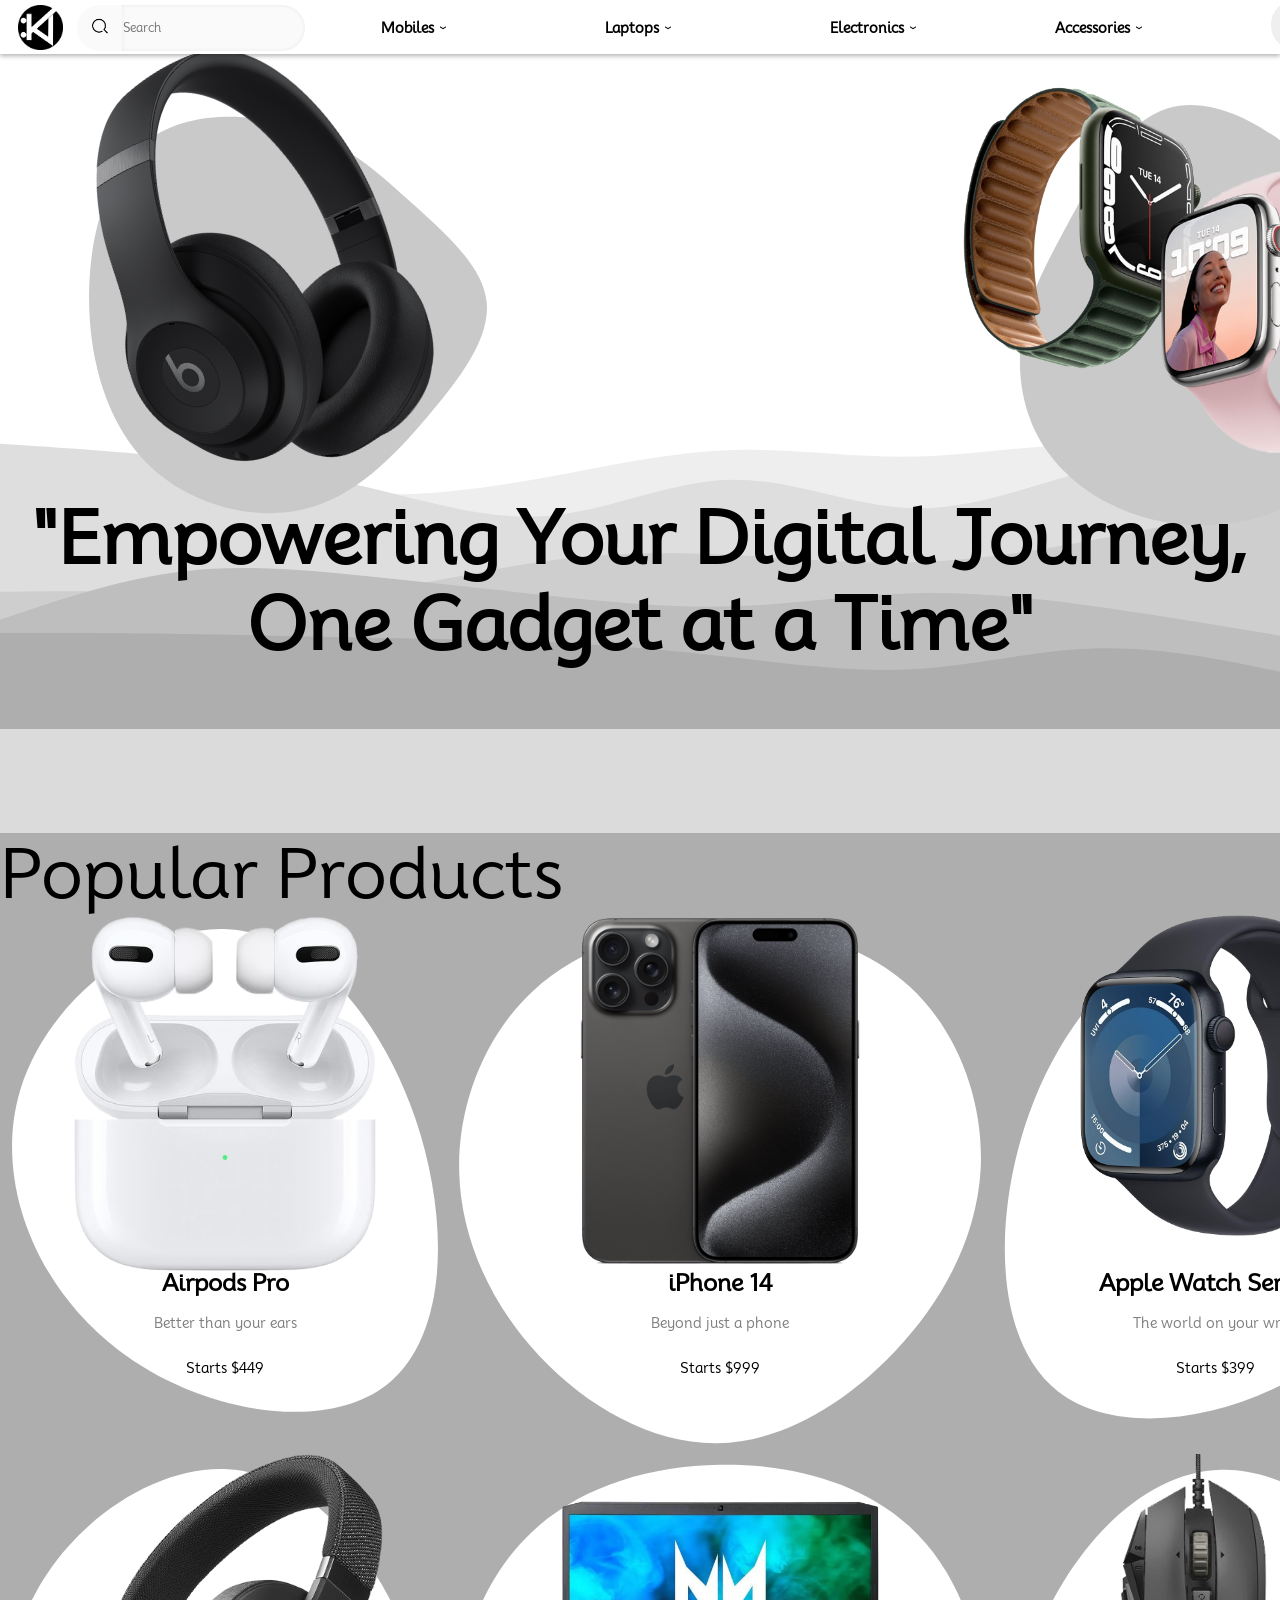
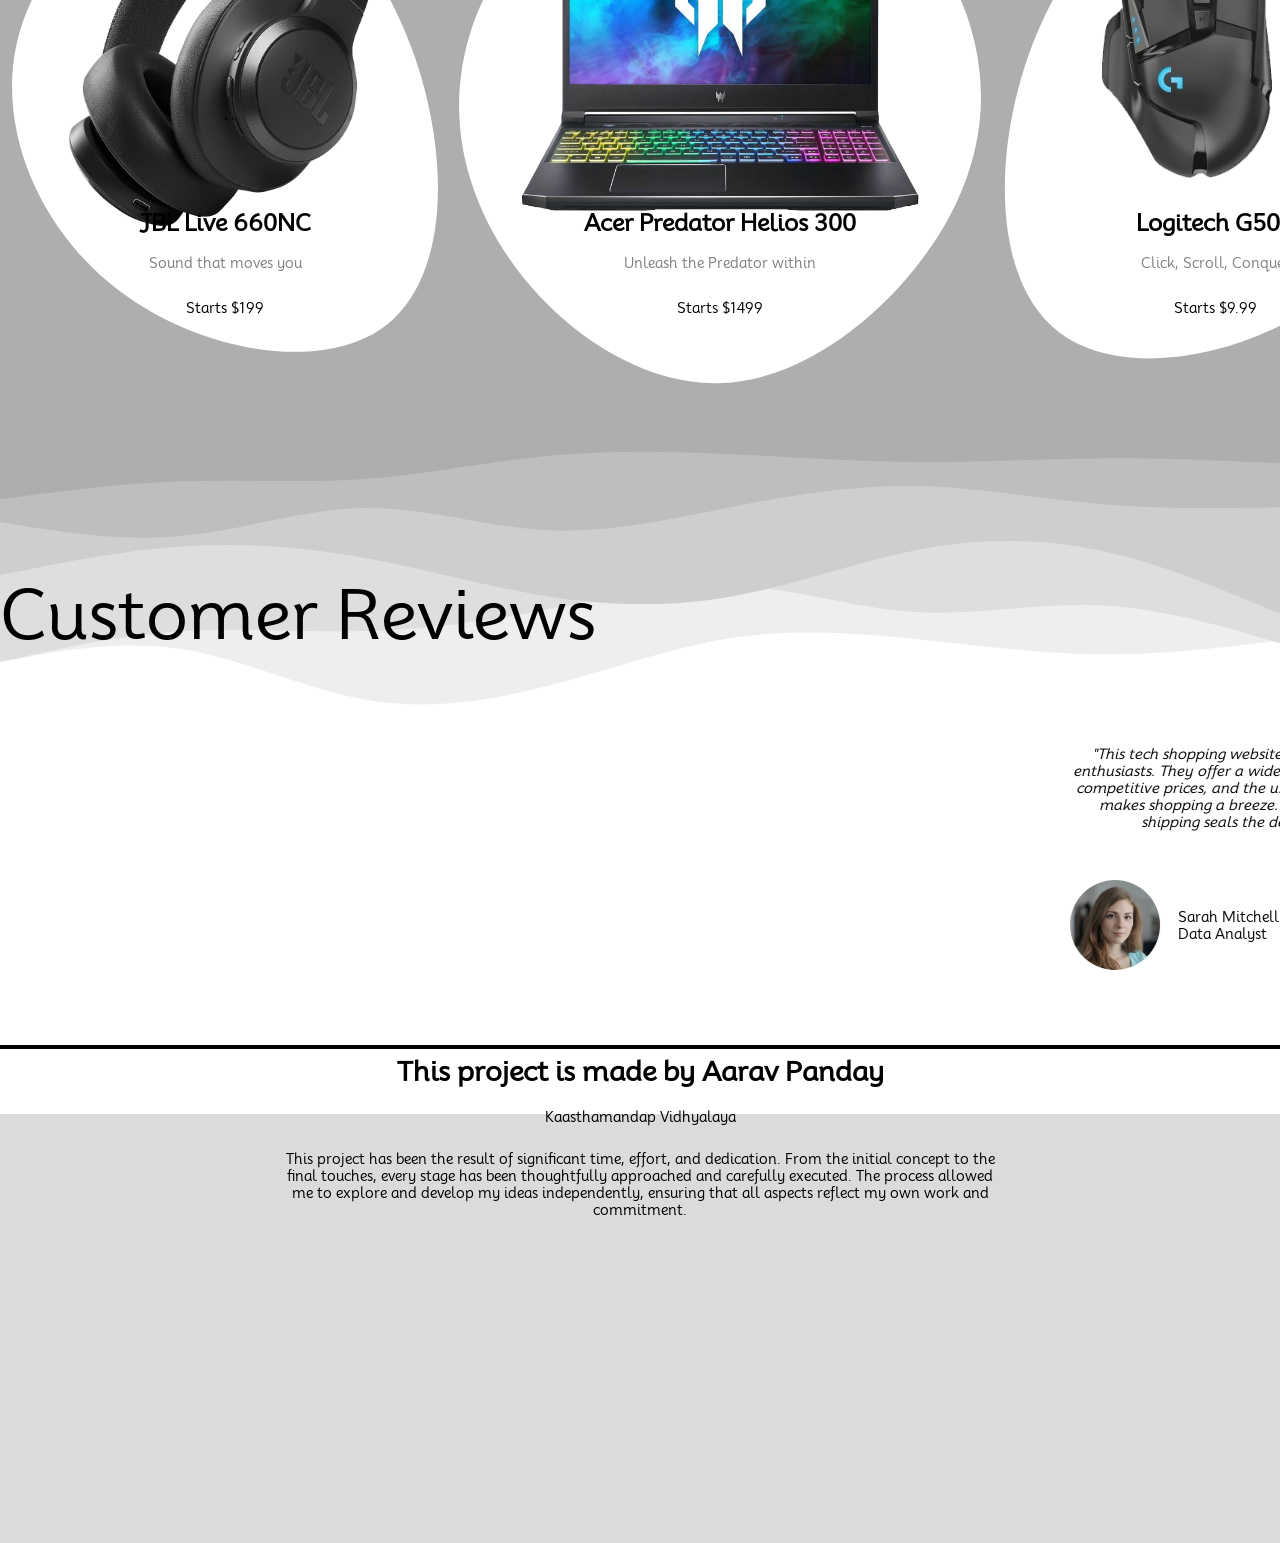
<file: index.html>
<!DOCTYPE html>
<html lang="en">
	<head>
		<link rel="preconnect" href="https://fonts.googleapis.com">
		<link rel="preconnect" href="https://fonts.gstatic.com" crossorigin>
		<link href="https://fonts.googleapis.com/css2?family=Mooli&display=swap" rel="stylesheet">
		<link rel="stylesheet" href="e commerce website.css">
	</head>
	<body>
		<div class="navbar">
			<div class="left-navbar">
				<img src="images/KV-mart-logo.png" class="topbar-logo dontadddarkmode" onclick="window.open('../index.html', '_self')">
				<div class="searchbox-container">
					<button type="submit" class="searchbutton"><img src="images/searchlogo.png" class="searchicon"></button>
					<form id="search-form">
						<input class="searchbox" id="search-input" placeholder="Search">
	
					</form>
					
				</div>
			</div>
			<div class="mid-navbar">
				<div class="dropdown-box" onmouseleave="hidedropdown('mobiles', 'side-mobile');">
					<div class="dropdown-placeholder" onmouseenter="showdropdown('mobiles', 'side-mobile') ">
						<p class="placeholder-text">Mobiles</p>
						<p class="placeholder-arrow">‹</p>
					</div>
					<div class="mobiles-dropdowns-all">
						<div class="mobiles-dropdown">
							<p class="dropdown-title Mobiles-title">Mobiles</p>
							<div class="option-button" onclick="changingDropdown('mobiles', 'Apple', 'side-mobile')">
								<p class="option-text">Apple</p>
								<p class="option-arrow">‹</p>
							</div>
							<div class="option-button" onclick="changingDropdown('mobiles', 'Samsung', 'side-mobile')">
								<p class="option-text">Samsung</p>
								<p class="option-arrow">‹</p>
							</div>
							<div class="option-button" onclick="changingDropdown('mobiles', 'Xiaomi', 'side-mobile')">
								<p class="option-text">XiaoMi</p>
								<p class="option-arrow">‹</p>
							</div>
							<div class="option-button" onclick="changingDropdown('mobiles', 'Oneplus', 'side-mobile')">
								<p class="option-text">OnePlus</p>
								<p class="option-arrow">‹</p>
							</div>
							<div class="option-button" onclick="changingDropdown('mobiles', 'Nokia', 'side-mobile')">
								<p class="option-text">Nokia</p>
								<p class="option-arrow">‹</p>
							</div>
							<div class="option-button" onclick="changingDropdown('mobiles', 'Huawei', 'side-mobile')">
								<p class="option-text">Huawei</p>
								<p class="option-arrow">‹</p>
							</div>
							<div class="option-button" onclick="changingDropdown('mobiles', 'Oppo', 'side-mobile')">
								<p class="option-text">Oppo</p>
								<p class="option-arrow">‹</p>
							</div>
						</div>
						<div class="side-mobile-dropdown side-dropdown">
							
						</div>		
						<div class="hidden-dropdowns hidden-dropdowns-mobiles">
							<div class="Apple-dropdown">
								<div class="upper-sidemenu">
									<button class="back-arrow" onclick="dropdownreturn('mobiles')">‹</button>
									<p class="dropdown-title side-title">Apple</p>
								</div>
								
								<div class="option-button no-arrow mobile" onclick="window.open('../item page/iphone15_item-page.html', '_self')">
									<p class="option-text mobile-text">iPhone 15</p>
								</div>
								<div class="option-button no-arrow mobile" onclick="window.open('../item page/iphone14_item-page.html', '_self')">
									<p class="option-text mobile-text">iPhone 14</p>
								</div>
								<div class="option-button no-arrow mobile" onclick="window.open('../item page/iphone13_item-page.html', '_self')">
									<p class="option-text mobile-text">iPhone 13</p>
								</div>
								<div class="option-button no-arrow mobile" onclick="window.open('../item page/iphone12_item-page.html', '_self')">
									<p class="option-text mobile-text">iPhone 12</p>
								</div>
								<div class="option-button no-arrow mobile" onclick="window.open('../item page/iphone11_item-page.html', '_self')">
									<p class="option-text mobile-text">iPhone 11</p>
								</div>
							</div>
							<div class="Samsung-dropdown">
								<div class="upper-sidemenu">
									<button class="back-arrow" onclick="dropdownreturn('mobiles')">‹</button>
									<p class="dropdown-title side-title">Samsung</p>
								</div>
								<div class="option-button no-arrow mobile">
									<p class="option-text mobile-text">Galaxy Z Fold 5</p>
								</div>
								<div class="option-button no-arrow mobile">
									<p class="option-text mobile-text">Galaxy S24 Ultra</p>
								</div>
								<div class="option-button no-arrow mobile ">
									<p class="option-text mobile-text">Galaxy Note 22</p>
								</div>
								<div class="option-button no-arrow mobile">
									<p class="option-text mobile-text">Galaxy Z Flip 6</p>
								</div>
								<div class="option-button no-arrow mobile">
									<p class="option-text mobile-text">Galaxy S22+</p>
								</div>
							</div>
							<div class="Xiaomi-dropdown">
								<div class="upper-sidemenu">
									<button class="back-arrow" onclick="dropdownreturn('mobiles')">‹</button>
									<p class="dropdown-title side-title">Xiaomi</p>
								</div>
								<div class="option-button no-arrow mobile">
									<p class="option-text mobile-text">Mi 12 Pro</p>
								</div>
								<div class="option-button no-arrow mobile">
									<p class="option-text mobile-text">Redmi K50 Pro</p>
								</div>
								<div class="option-button no-arrow mobile ">
									<p class="option-text mobile-text">Mi Note 12</p>
								</div>
								<div class="option-button no-arrow mobile">
									<p class="option-text mobile-text">Poco F5</p>
								</div>
								<div class="option-button no-arrow mobile">
									<p class="option-text mobile-text">Redmi Note 11</p>
								</div>
							</div>
							<div class="Oneplus-dropdown">
								<div class="upper-sidemenu">
									<button class="back-arrow" onclick="dropdownreturn('mobiles')">‹</button>
									<p class="dropdown-title side-title">OnePlus</p>
								</div>
								<div class="option-button no-arrow mobile">
									<p class="option-text mobile-text">OnePlus 10 Pro</p>
								</div>
								<div class="option-button no-arrow mobile">
									<p class="option-text mobile-text">OnePlus Nord 3</p>
								</div>
								<div class="option-button no-arrow mobile ">
									<p class="option-text mobile-text">OnePlus 9RT</p>
								</div>
								<div class="option-button no-arrow mobile">
									<p class="option-text mobile-text">OnePlus 8T</p>
								</div>
								<div class="option-button no-arrow mobile">
									<p class="option-text mobile-text">OnePlus 7 Pro</p>
								</div>
							</div>
							<div class="Nokia-dropdown">
								<div class="upper-sidemenu">
									<button class="back-arrow" onclick="dropdownreturn('mobiles')">‹</button>
									<p class="dropdown-title side-title">Nokia</p>
								</div>
								<div class="option-button no-arrow mobile">
									<p class="option-text mobile-text">Nokia G50</p>
								</div>
								<div class="option-button no-arrow mobile">
									<p class="option-text mobile-text">Nokia X100</p>
								</div>
								<div class="option-button no-arrow mobile ">
									<p class="option-text mobile-text">Nokia C30</p>
								</div>
								<div class="option-button no-arrow mobile">
									<p class="option-text mobile-text">Nokia 9.3 PureView</p>
								</div>
								<div class="option-button no-arrow mobile">
									<p class="option-text mobile-text">Nokia 8.4 5G</p>
								</div>
							</div>
							<div class="Huawei-dropdown">
								<div class="upper-sidemenu">
									<button class="back-arrow" onclick="dropdownreturn('mobiles')">‹</button>
									<p class="dropdown-title side-title">Huawei</p>
								</div>
								<div class="option-button no-arrow mobile">
									<p class="option-text mobile-text">Huawei P50 Pro</p>
								</div>
								<div class="option-button no-arrow mobile">
									<p class="option-text mobile-text">Huawei Nova 8 Pro</p>
								</div>
								<div class="option-button no-arrow mobile ">
									<p class="option-text mobile-text">Huawei Mate 50</p>
								</div>
								<div class="option-button no-arrow mobile">
									<p class="option-text mobile-text">Huawei Nova 7i</p>
								</div>
								<div class="option-button no-arrow mobile">
									<p class="option-text mobile-text">Huawei Enjoy 20 Pro</p>
								</div>
							</div>
							<div class="Oppo-dropdown">
								<div class="upper-sidemenu">
									<button class="back-arrow" onclick="dropdownreturn('mobiles')">‹</button>
									<p class="dropdown-title side-title">Oppo</p>
								</div>
								<div class="option-button no-arrow mobile">
									<p class="option-text mobile-text">Oppo Find X5 Pro</p>
								</div>
								<div class="option-button no-arrow mobile">
									<p class="option-text mobile-text">Oppo Reno 7 Pro</p>
								</div>
								<div class="option-button no-arrow mobile ">
									<p class="option-text mobile-text">Oppo A95 5G</p>
								</div>
								<div class="option-button no-arrow mobile">
									<p class="option-text mobile-text">Oppo A75</p>
								</div>
								<div class="option-button no-arrow mobile">
									<p class="option-text mobile-text">Oppo A54s</p>
								</div>
							</div>
						</div>
								
					</div>
					
				</div>
				<div class="dropdown-box" onmouseleave="hidedropdown('laptops', 'side-laptop');">
					<div class="dropdown-placeholder" onmouseover="showdropdown('laptops', 'side-laptop') ">
						<p class="placeholder-text">Laptops</p>
						<p class="placeholder-arrow">‹</p>
					</div>
					<div class="laptops-dropdowns-all">
						<div class="laptops-dropdown-hidden laptops-dropdown">
							<p class="dropdown-title laptops-title">Laptops</p>
							<div class="option-button" onclick="changingDropdown('laptops', 'Applel', 'side-laptop')">
								<p class="option-text">Apple</p>
								<p class="option-arrow">‹</p>
							</div>
							<div class="option-button" onclick="changingDropdown('laptops', 'Lenovo', 'side-laptop')">
								<p class="option-text">Lenovo</p>
								<p class="option-arrow">‹</p>
							</div>
							<div class="option-button" onclick="changingDropdown('laptops', 'Acer', 'side-laptop')">
								<p class="option-text">Acer</p>
								<p class="option-arrow">‹</p>
							</div>
							<div class="option-button" onclick="changingDropdown('laptops', 'HP', 'side-laptop')">
								<p class="option-text">HP</p>
								<p class="option-arrow">‹</p>
							</div>
							<div class="option-button" onclick="changingDropdown('laptops', 'Dell', 'side-laptop')">
								<p class="option-text">Dell</p>
								<p class="option-arrow">‹</p>
							</div>
							<div class="option-button" onclick="changingDropdown('laptops', 'Microsoft', 'side-laptop')">
								<p class="option-text">Microsoft</p>
								<p class="option-arrow">‹</p>
							</div>
							<div class="option-button" onclick="changingDropdown('laptops', 'MSI', 'side-laptop')">
								<p class="option-text">MSI</p>
								<p class="option-arrow">‹</p>
							</div>
						</div>
						<div class="side-laptop-dropdown side-dropdown">
							
						</div>		
						<div class="hidden-dropdowns hidden-dropdowns-laptops">
							<div class="Applel-dropdown">
								<div class="upper-sidemenu">
									<button class="back-arrow" onclick="dropdownreturn('laptops')">‹</button>
									<p class="dropdown-title side-title">Apple</p>
								</div>
								
								<div class="option-button no-arrow laptop">
									<p class="option-text laptop-text">MacBook Pro 16-inch</p>
								</div>
								<div class="option-button no-arrow laptop">
									<p class="option-text laptop-text">MacBook Pro 14-inch</p>
								</div>
								<div class="option-button no-arrow laptop">
									<p class="option-text laptop-text">MacBook Air M2</p>
								</div>
								<div class="option-button no-arrow laptop">
									<p class="option-text laptop-text">MacBook Pro M2</p>
								</div>
								<div class="option-button no-arrow laptop">
									<p class="option-text laptop-text">MacBook Pro M1</p>
								</div>
							</div>
							<div class="Lenovo-dropdown">
								<div class="upper-sidemenu">
									<button class="back-arrow" onclick="dropdownreturn('laptops')">‹</button>
									<p class="dropdown-title side-title">Lenovo</p>
								</div>
								<div class="option-button no-arrow laptop">
									<p class="option-text laptop-text">ThinkPad X1 Carbon Gen 11</p>
								</div>
								<div class="option-button no-arrow laptop">
									<p class="option-text laptop-text">IdeaPad 6 Pro</p>
								</div>
								<div class="option-button no-arrow laptop">
									<p class="option-text laptop-text">Yoga 8 Pro</p>
								</div>
								<div class="option-button no-arrow laptop">
									<p class="option-text laptop-text">Legion 8i</p>
								</div>
								<div class="option-button no-arrow laptop">
									<p class="option-text laptop-text">ThinkBook 9</p>
								</div>
							</div>
							<div class="Acer-dropdown">
								<div class="upper-sidemenu">
									<button class="back-arrow" onclick="dropdownreturn('laptops')">‹</button>
									<p class="dropdown-title side-title">Acer</p>
								</div>
								<div class="option-button no-arrow laptop">
									<p class="option-text laptop-text">Aspire 14T Pro</p>
								</div>
								<div class="option-button no-arrow laptop">
									<p class="option-text laptop-text">Predator X1</p>
								</div>
								<div class="option-button no-arrow laptop">
									<p class="option-text laptop-text">Nitro 15S</p>
								</div>
								<div class="option-button no-arrow laptop">
									<p class="option-text laptop-text">Swift 8X</p>
								</div>
								<div class="option-button no-arrow laptop">
									<p class="option-text laptop-text">ConceptD 7</p>
								</div>
							</div>
							<div class="HP-dropdown">
								<div class="upper-sidemenu">
									<button class="back-arrow" onclick="dropdownreturn('laptops')">‹</button>
									<p class="dropdown-title side-title">HP</p>
								</div>
								<div class="option-button no-arrow laptop">
									<p class="option-text laptop-text">Spectre x360 15T</p>
								</div>
								<div class="option-button no-arrow laptop">
									<p class="option-text laptop-text">Envy 14Z</p>
								</div>
								<div class="option-button no-arrow laptop">
									<p class="option-text laptop-text">Pavilion 15R</p>
								</div>
								<div class="option-button no-arrow laptop">
									<p class="option-text laptop-text">Omen 17T</p>
								</div>
								<div class="option-button no-arrow laptop">
									<p class="option-text laptop-text">ProBook 450 G8</p>
								</div>
							</div>
							<div class="Dell-dropdown">
								<div class="upper-sidemenu">
									<button class="back-arrow" onclick="dropdownreturn('laptops')">‹</button>
									<p class="dropdown-title side-title">Dell</p>
								</div>
								<div class="option-button no-arrow laptop">
									<p class="option-text laptop-text">XPS 15 2023</p>
								</div>
								<div class="option-button no-arrow laptop">
									<p class="option-text laptop-text">Inspiron 14 2023</p>
								</div>
								<div class="option-button no-arrow laptop">
									<p class="option-text laptop-text">Alienware M17 2023</p>
								</div>
								<div class="option-button no-arrow laptop">
									<p class="option-text laptop-text">G5 Gaming 2023</p>
								</div>
								<div class="option-button no-arrow laptop">
									<p class="option-text laptop-text">Latitude 9420</p>
								</div>
							</div>
							<div class="Microsoft-dropdown">
								<div class="upper-sidemenu">
									<button class="back-arrow" onclick="dropdownreturn('laptops')">‹</button>
									<p class="dropdown-title side-title">Microsoft</p>
								</div>
								<div class="option-button no-arrow laptop">
									<p class="option-text laptop-text">Surface Laptop 5</p>
								</div>
								<div class="option-button no-arrow laptop">
									<p class="option-text laptop-text">Surface Book 4</p>
								</div>
								<div class="option-button no-arrow laptop">
									<p class="option-text laptop-text">Surface Pro 8</p>
								</div>
								<div class="option-button no-arrow laptop">
									<p class="option-text laptop-text">Surface Go 3</p>
								</div>
								<div class="option-button no-arrow laptop">
									<p class="option-text laptop-text">Surface Laptop Go 2</p>
								</div>
							</div>
							<div class="MSI-dropdown">
								<div class="upper-sidemenu">
									<button class="back-arrow" onclick="dropdownreturn('laptops')">‹</button>
									<p class="dropdown-title side-title">MSI</p>
								</div>
								<div class="option-button no-arrow laptop">
									<p class="option-text laptop-text">MSI GS66 Stealth</p>
								</div>
								<div class="option-button no-arrow laptop">
									<p class="option-text laptop-text">MSI GE76 Raider</p>
								</div>
								<div class="option-button no-arrow laptop ">
									<p class="option-text laptop-text">MSI GP66 Leopard</p>
								</div>
								<div class="option-button no-arrow laptop">
									<p class="option-text laptop-text">MSI GF65 Thin</p>
								</div>
								<div class="option-button no-arrow laptop">
									<p class="option-text laptop-text">MSI Prestige 14</p>
								</div>
							</div>
						</div>
							
					</div>
					
				</div>
				<div class="dropdown-box" onmouseleave="hidedropdown('electronics', 'side-electronic');">
					<div class="dropdown-placeholder" onmouseover="showdropdown('electronics', 'side-electronic') ">
						<p class="placeholder-text">Electronics</p>
						<p class="placeholder-arrow">‹</p>
					</div>
					<div class="electronics-dropdowns-all">
						<div class="electronics-dropdown-hidden electronics-dropdown">
							<p class="dropdown-title electronics-title">Electronics</p>
							<div class="option-button" onclick="changingDropdown('electronics', 'Tablet', 'side-electronic')">
								<p class="option-text">Tablets</p>
								<p class="option-arrow">‹</p>
							</div>
							<div class="option-button" onclick="changingDropdown('electronics', 'Headphone', 'side-electronic')">
								<p class="option-text">Headphones</p>
								<p class="option-arrow">‹</p>
							</div>
							<div class="option-button" onclick="changingDropdown('electronics', 'Mouse', 'side-electronic')">
								<p class="option-text">Mouse</p>
								<p class="option-arrow">‹</p>
							</div>
							<div class="option-button" onclick="changingDropdown('electronics', 'Microphone', 'side-electronic')">
								<p class="option-text">Microphones</p>
								<p class="option-arrow">‹</p>
							</div>
							<div class="option-button" onclick="changingDropdown('electronics', 'Keyboard', 'side-electronic')">
								<p class="option-text">Keyboards</p>
								<p class="option-arrow">‹</p>
							</div>
							<div class="option-button" onclick="changingDropdown('electronics', 'Monitor', 'side-electronic')">
								<p class="option-text">Monitors</p>
								<p class="option-arrow">‹</p>
							</div>
							<div class="option-button" onclick="changingDropdown('electronics', 'Speaker', 'side-electronic')">
								<p class="option-text">Speakers</p>
								<p class="option-arrow">‹</p>
							</div>
							
						</div>
						<div class="side-electronic-dropdown side-dropdown">
							
						</div>		
						<div class="hidden-dropdowns hidden-dropdowns-electronics">
							<div class="Tablet-dropdown">
								<div class="upper-sidemenu">
									<button class="back-arrow" onclick="dropdownreturn('electronics')">‹</button>
									<p class="dropdown-title side-title">Tablets</p>
								</div>
						
								<div class="option-button no-arrow electronic">
									<p class="option-text electronic-text">iPad Pro 12.9-inch (2023)</p>
								</div>
								<div class="option-button no-arrow electronic">
									<p class="option-text electronic-text">Galaxy Tab S8 Ultra</p>
								</div>
								<div class="option-button no-arrow electronic">
									<p class="option-text electronic-text">Surface Pro 9</p>
								</div>
								<div class="option-button no-arrow electronic">
									<p class="option-text electronic-text">Pixel Slate 3</p>
								</div>
								<div class="option-button no-arrow electronic">
									<p class="option-text electronic-text">Kindle Fire HD 10</p>
								</div>
							</div>
							<div class="Headphone-dropdown">
								<div class="upper-sidemenu">
									<button class="back-arrow" onclick="dropdownreturn('electronics')">‹</button>
									<p class="dropdown-title side-title">Headphones</p>
								</div>
								<div class="option-button no-arrow electronic">
									<p class="option-text electronic-text">Sony WH-1000XM5</p>
								</div>
								<div class="option-button no-arrow electronic">
									<p class="option-text electronic-text">Bose QuietComfort 45</p>
								</div>
								<div class="option-button no-arrow electronic">
									<p class="option-text electronic-text">Beats Studio Buds Pro</p>
								</div>
								<div class="option-button no-arrow electronic">
									<p class="option-text electronic-text">JBL Quantum 800</p>
								</div>
								<div class="option-button no-arrow electronic">
									<p class="option-text electronic-text">Sennheiser HD 660 S</p>
								</div>
							</div>
							<div class="Mouse-dropdown">
								<div class="upper-sidemenu">
									<button class="back-arrow" onclick="dropdownreturn('electronics')">‹</button>
									<p class="dropdown-title side-title">Mouse</p>
								</div>
								<div class="option-button no-arrow electronic">
									<p class="option-text electronic-text">ASUS ROG Gladius III</p>
								</div>
								<div class="option-button no-arrow electronic">
									<p class="option-text electronic-text">Razer DeathAdder V2</p>
								</div>
								<div class="option-button no-arrow electronic">
									<p class="option-text electronic-text">Alienware AW610M</p>
								</div>
								<div class="option-button no-arrow electronic">
									<p class="option-text electronic-text">MSI Clutch GM41</p>
								</div>
								<div class="option-button no-arrow electronic">
									<p class="option-text electronic-text">Logitech G Pro X Superlight</p>
								</div>
							</div>
							<div class="Microphone-dropdown">
								<div class="upper-sidemenu">
									<button class="back-arrow" onclick="dropdownreturn('electronics')">‹</button>
									<p class="dropdown-title side-title">Microphones</p>
								</div>
								<div class="option-button no-arrow electronic">
									<p class="option-text electronic-text">Blue Yeti X</p>
								</div>
								<div class="option-button no-arrow electronic">
									<p class="option-text electronic-text">Audio-Technica AT2020</p>
								</div>
								<div class="option-button no-arrow electronic">
									<p class="option-text electronic-text">Shure MV7</p>
								</div>
								<div class="option-button no-arrow electronic">
									<p class="option-text electronic-text">Rode NT-USB Mini</p>
								</div>
								<div class="option-button no-arrow electronic">
									<p class="option-text electronic-text">Samson Q2U</p>
								</div>
							</div>
							<div class="Keyboard-dropdown">
								<div class="upper-sidemenu">
									<button class="back-arrow" onclick="dropdownreturn('electronics')">‹</button>
									<p class="dropdown-title side-title">Keyboards</p>
								</div>
								<div class="option-button no-arrow electronic">
									<p class="option-text electronic-text">Logitech G Pro X</p>
								</div>
								<div class="option-button no-arrow electronic">
									<p class="option-text electronic-text">Razer Huntsman Elite</p>
								</div>
								<div class="option-button no-arrow electronic">
									<p class="option-text electronic-text">SteelSeries Apex Pro</p>
								</div>
								<div class="option-button no-arrow electronic">
									<p class="option-text electronic-text">Fantech MK855</p>
								</div>
								<div class="option-button no-arrow electronic">
									<p class="option-text electronic-text">Corsair K95 RGB Platinum XT</p>
								</div>
							</div>
							<div class="Monitor-dropdown">
								<div class="upper-sidemenu">
									<button class="back-arrow" onclick="dropdownreturn('electronics')">‹</button>
									<p class="dropdown-title side-title">Monitors</p>
								</div>
								<div class="option-button no-arrow electronic">
									<p class="option-text electronic-text">LG OLED C1</p>
								</div>
								<div class="option-button no-arrow electronic">
									<p class="option-text electronic-text">ASUS ROG Swift PG279Q</p>
								</div>
								<div class="option-button no-arrow electronic">
									<p class="option-text electronic-text">Dell Ultrasharp U3219Q</p>
								</div>
								<div class="option-button no-arrow electronic">
									<p class="option-text electronic-text">Acer Predator X27</p>
								</div>
								<div class="option-button no-arrow electronic">
									<p class="option-text electronic-text">BenQ PD2700U</p>
								</div>
							</div>
							<div class="Speaker-dropdown">
								<div class="upper-sidemenu">
									<button class="back-arrow" onclick="dropdownreturn('electronics')">‹</button>
									<p class="dropdown-title side-title">Speakers</p>
								</div>
								<div class="option-button no-arrow electronic">
									<p class="option-text electronic-text">Sonos One</p>
								</div>
								<div class="option-button no-arrow electronic">
									<p class="option-text electronic-text">Bose SoundLink Revolve</p>
								</div>
								<div class="option-button no-arrow electronic ">
									<p class="option-text electronic-text">JBL Flip 5</p>
								</div>
								<div class="option-button no-arrow electronic">
									<p class="option-text electronic-text">Sony SRS-X9</p>
								</div>
								<div class="option-button no-arrow electronic">
									<p class="option-text electronic-text">KEF LS50 Wireless</p>
								</div>
							</div>					
						</div>
						
							
					</div>
					
				</div>
				<div class="dropdown-box" onmouseleave="hidedropdown('accessories', 'side-accessory');">
					<div class="dropdown-placeholder" onmouseover="showdropdown('accessories', 'side-accessory') ">
						<p class="placeholder-text">Accessories</p>
						<p class="placeholder-arrow">‹</p>
					</div>
					<div class="accessories-dropdowns-all">
						<div class="accessories-dropdown-hidden accessories-dropdown">
							<p class="dropdown-title accessories-title">Accessories</p>
							<div class="option-button no-arrow">
								<p class="option-text">Smart Watches</p>
							</div>
							<div class="option-button no-arrow">
								<p class="option-text">Stylus Pens</p>
							</div>
							<div class="option-button no-arrow">
								<p class="option-text">EarBuds</p>
							</div>
							<div class="option-button no-arrow">
								<p class="option-text">Webcams</p>
							</div>
							<div class="option-button no-arrow">
								<p class="option-text">Tripods</p>
							</div>
							<div class="option-button no-arrow">
								<p class="option-text">Printers</p>
							</div>
							<div class="option-button no-arrow">
								<p class="option-text">Dash Cams</p>
							</div>
							
						</div>
		
					</div>
					
				</div>
			</div>
			<div class="right-navbar">
				<div class="cartbutton-container" onclick="window.open('../cartpage/cartpage.html', '_self')">
					<button class="cartbutton">
						<img src="images/cartimg.png" class="carticon">
					</button>
				</div>
				<button onclick="window.open('../iteventposter/iteventposter.html', '_self')">
					<p class="option-text"><strong>IT</strong></p>
				</button>
				<div class="dropdown-box" style="justify-content: center;" onmouseleave="hidedropdown('profile');">
					<div class="dropdown-placeholder" onmouseenter="showdropdown('profile') ">
						<button class="profilebutton">
							<img src="images/profileimg.png" class="profileicon">
						</button>
					</div>
	
					<div class="profile-dropdowns-all">
						<div class="profile-dropdown">
							<p class="dropdown-title settings-title">Settings</p>
							<div class="option-button mode-switch-box">
								<p class="option-text">Mode</p>
								<div class="modetogglebutton-outsidebox" onclick="togglebuttontoggled()">
									<div class="modetogglebutton-insidebox"></div>
								</div>
							</div>
	
						</div>		
					</div>	
				</div>
			</div>
	
	
			
		</div>
		<div class="homepage-1">
			<div class="blobs blob2">
				<img src="images/headphones-homepage.png" class="headphones-homepage">
			</div>

			<div class="blobs blob1">
				<img src="images/applewatch-homepage.png" class="applewatch-homepage">
			</div>
			<p class="homepage-quote">"Empowering Your Digital Journey, One Gadget at a Time"</p>

		</div>
		<div class="spacer spacer1"></div>
		<div class="homepage-2">
			<p class="homepage2-title page-title">Popular Products</p>
			<div class="popularproducts-grid">
				<div class="popularproducts-row">
					<div class="blobs gridleft-blob item-grid iphone15-grid">
						<img src="images/airpodsproimg.png" class="grid-img airpodsproimg">
						<div class="images-optionbuttons">
							
						</div>
						<div class="griditem-info">
							<p class="item-name item-info">Airpods Pro</p>
							<p class="item-desc item-info">Better than your ears</p>
							<p class="item-price item-info">Starts $449</p>
						</div>
					</div>
					<div class="blobs gridmid-blob item-grid airpods-grid">
						<img src="images/iphone15img.png" class="grid-img iphone15img">
						<div class="images-optionbuttons">
							
						</div>
						<div class="griditem-info">
							<p class="item-name item-info">iPhone 14</p>
							<p class="item-desc item-info">Beyond just a phone</p>
							<p class="item-price item-info">Starts $999</p>
						</div>
					</div>
					<div class="blobs gridright-blob item-grid applewatch-grid">
						<img src="images/applewatchimg.png" class="grid-img applewatchimg">
						<div class="images-optionbuttons">
							
						</div>
						<div class="griditem-info">
							<p class="item-name item-info">Apple Watch Series 9</p>
							<p class="item-desc item-info">The world on your wrist</p>
							<p class="item-price item-info">Starts $399</p>
						</div>
					</div>
				</div>
				<div class="popularproducts-row">
					<div class="blobs gridleft-blob item-grid">
						<img src="images/headphonesimg.png" class="grid-img jblheadphonesimg">
						<div class="images-optionbuttons">
							
						</div>
						<div class="griditem-info">
							<p class="item-name item-info">JBL Live 660NC</p>
							<p class="item-desc item-info">Sound that moves you</p>
							<p class="item-price item-info">Starts $199</p>
						</div>
					</div>
					<div class="blobs gridmid-blob item-grid">
						<img src="images/laptopimg.png" class="grid-img laptopimg">
						<div class="images-optionbuttons">
							
						</div>
						<div class="griditem-info">
							<p class="item-name item-info">Acer Predator Helios 300</p>
							<p class="item-desc item-info">Unleash the Predator within</p>
							<p class="item-price item-info">Starts $1499</p>
						</div>
					</div>
					<div class="blobs gridright-blob item-grid">
						<img src="images/mouseimg.png" class="grid-img mouseimg">
						<div class="images-optionbuttons">
							
						</div>
						<div class="griditem-info">
							<p class="item-name item-info">Logitech G502</p>
							<p class="item-desc item-info">Click, Scroll, Conquer</p>
							<p class="item-price item-info">Starts $9.99</p>
						</div>
					</div>
				</div>
			</div>
		
		</div>
		<div class="spacer spacer2"></div>
		<div class="homepage-3">
				<p class="homepage3-title page-title">Customer Reviews</p>
				<marquee behavior="scroll" direction="left" class="reviews-marquee" scrollamount="10">
					<div class="marquee-grid">
						<div class="review review1">
							<p class="review-desc">"This tech shopping website is a go-to for tech enthusiasts. They offer a wide range of products at competitive prices, and the user-friendly interface makes shopping a breeze. Fast and reliable shipping seals the deal for me."</p>
							<div class="customerinfo">
								<img src="images/profilepic1.png" class="customerpfp">
								<div class="customer-info">
									<p class="customer-name">Sarah Mitchell</p>
									<p class="customer-job">Data Analyst</p>
								</div>
							</div>
						</div>
						<div class="review review2">
							<p class="review-desc">"As a graphic designer, I rely on this site for my tech needs. The selection is vast, prices are great, and the user-friendly interface makes shopping a breeze. Fast shipping ensures I get what I need when I need it. It's my tech shopping paradise!"</p>
							<div class="customerinfo">
								<img src="images/profilepic2.png" class="customerpfp">
								<div class="customer-info">
									<p class="customer-name">David Reynolds</p>
									<p class="customer-job">Graphic Designer</p>
								</div>
							</div>
						</div>
						<div class="review review3">
							<p class="review-desc">"Being a marketing manager, staying updated with the latest tech is crucial. This website makes it easy with its wide range of products and competitive prices. The simple navigation and quick shipping make my life easier. It's my trusted source for all things tech."</p>
							<div class="customerinfo">
								<img src="images/profilepic3.png" class="customerpfp">
								<div class="customer-info">
									<p class="customer-name">Alex Johnson</p>
									<p class="customer-job">Marketing Manager</p>
								</div>
							</div>
						</div>
						<div class="review review4">
							<p class="review-desc">"As a student, affordability and quality matter most to me when shopping for tech. This website delivers both. The variety of products suits my academic and personal needs, and the pocket-friendly prices are a student's dream. I've found everything from laptops to headphones here. Quick deliveries make it even better. It's my tech lifesaver!"</p>
							<div class="customerinfo">
								<img src="images/profilepic4.png" class="customerpfp">
								<div class="customer-info">
									<p class="customer-name">Mia Williams</p>
									<p class="customer-job">Student</p>
								</div>
							</div>
						</div>
					</div>

				</marquee>
		</div>
		<div class="homepage-4">
			<p class="name">This project is made by Aarav Panday</p>
			<p class="copyright-text">Kaasthamandap Vidhyalaya</p>
			<p class="copyright-text">This project has been the result of significant time, effort, and dedication. From the initial concept to the final touches, every stage has been thoughtfully approached and carefully executed. The process allowed me to explore and develop my ideas independently, ensuring that all aspects reflect my own work and commitment.</p>
		</div>
		<script src="e commerce website.js">
		</script>
	</body>
</html>
</file>
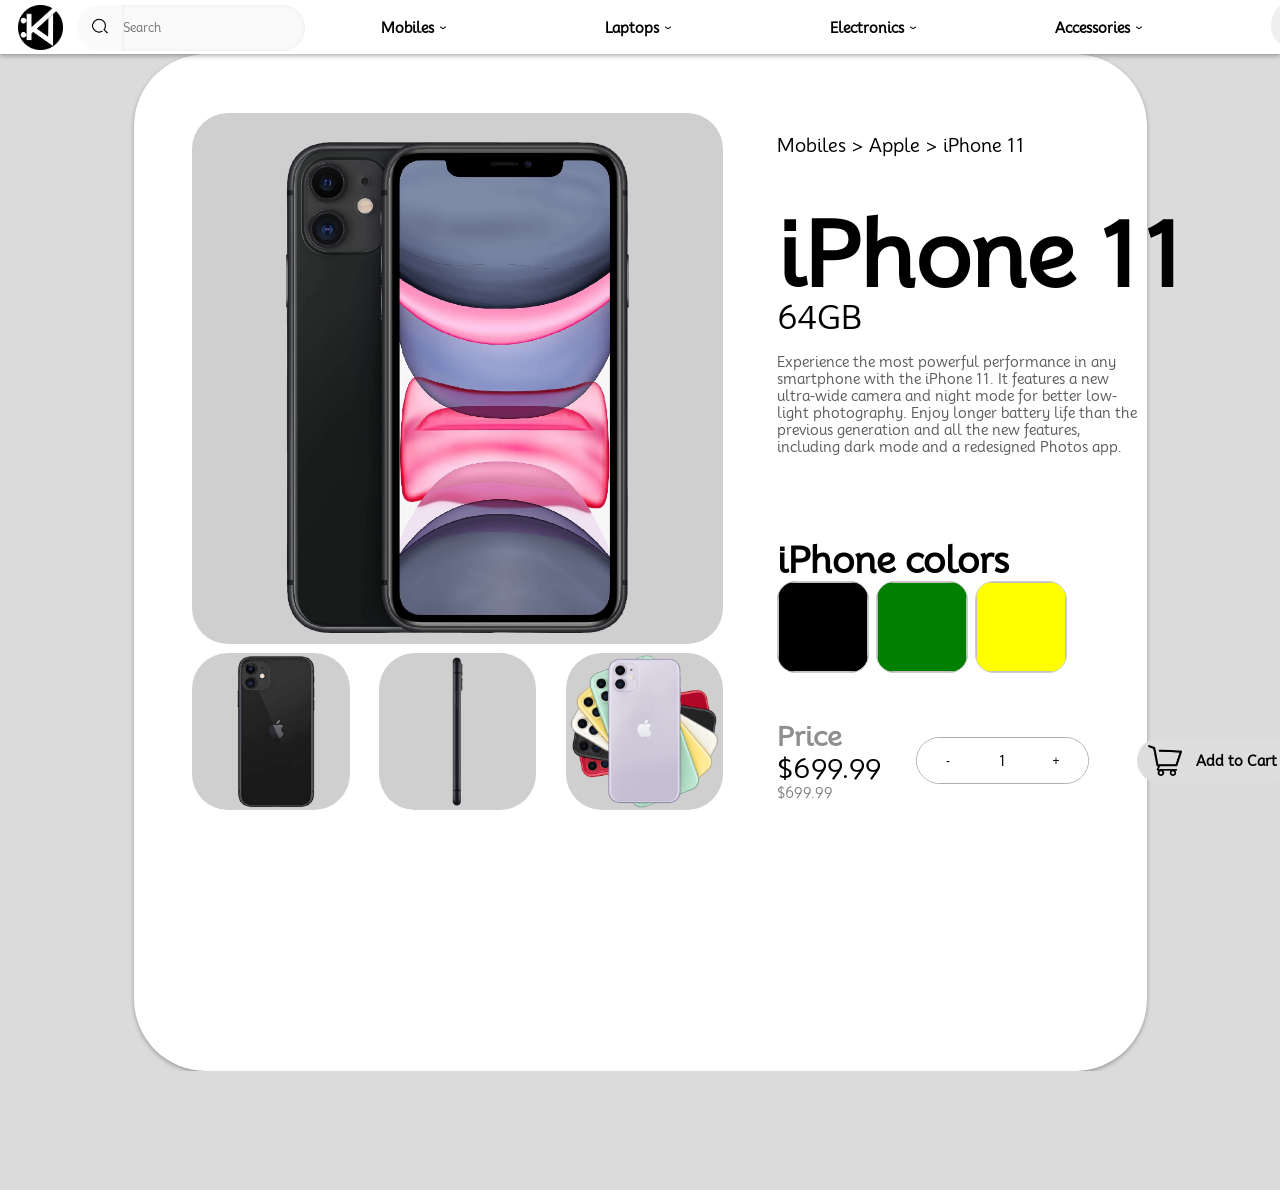
<file: item page/iphone11_item-page.html>
<!DOCTYPE html>

<html lang="en">
	<head>
		<link rel="preconnect" href="https://fonts.googleapis.com">
		<link rel="preconnect" href="https://fonts.gstatic.com" crossorigin>
		<link href="https://fonts.googleapis.com/css2?family=Mooli&display=swap" rel="stylesheet">
		<link rel="stylesheet" href="item page.css">
		<meta charset="UTF-8">
		<title>Item page</title>
	</head>
	<body>
		<div class="navbar">
			<div class="left-navbar">
				<img src="images/KV-mart-logo.png" class="topbar-logo dontadddarkmode" onclick="window.open('../index.html', '_self')">
				<div class="searchbox-container">
					<button type="submit" class="searchbutton"><img src="images/searchlogo.png" class="searchicon"></button>
					<form id="search-form">
						<input class="searchbox" id="search-input" placeholder="Search">
	
					</form>
					
				</div>
			</div>
			<div class="mid-navbar">
				<div class="dropdown-box" onmouseleave="hidedropdown('mobiles', 'side-mobile');">
					<div class="dropdown-placeholder" onmouseenter="showdropdown('mobiles', 'side-mobile') ">
						<p class="placeholder-text">Mobiles</p>
						<p class="placeholder-arrow">‹</p>
					</div>
					<div class="mobiles-dropdowns-all">
						<div class="mobiles-dropdown">
							<p class="dropdown-title Mobiles-title">Mobiles</p>
							<div class="option-button" onclick="changingDropdown('mobiles', 'Apple', 'side-mobile')">
								<p class="option-text">Apple</p>
								<p class="option-arrow">‹</p>
							</div>
							<div class="option-button" onclick="changingDropdown('mobiles', 'Samsung', 'side-mobile')">
								<p class="option-text">Samsung</p>
								<p class="option-arrow">‹</p>
							</div>
							<div class="option-button" onclick="changingDropdown('mobiles', 'Xiaomi', 'side-mobile')">
								<p class="option-text">XiaoMi</p>
								<p class="option-arrow">‹</p>
							</div>
							<div class="option-button" onclick="changingDropdown('mobiles', 'Oneplus', 'side-mobile')">
								<p class="option-text">OnePlus</p>
								<p class="option-arrow">‹</p>
							</div>
							<div class="option-button" onclick="changingDropdown('mobiles', 'Nokia', 'side-mobile')">
								<p class="option-text">Nokia</p>
								<p class="option-arrow">‹</p>
							</div>
							<div class="option-button" onclick="changingDropdown('mobiles', 'Huawei', 'side-mobile')">
								<p class="option-text">Huawei</p>
								<p class="option-arrow">‹</p>
							</div>
							<div class="option-button" onclick="changingDropdown('mobiles', 'Oppo', 'side-mobile')">
								<p class="option-text">Oppo</p>
								<p class="option-arrow">‹</p>
							</div>
						</div>
						<div class="side-mobile-dropdown side-dropdown">
							
						</div>		
						<div class="hidden-dropdowns hidden-dropdowns-mobiles">
							<div class="Apple-dropdown">
								<div class="upper-sidemenu">
									<button class="back-arrow" onclick="dropdownreturn('mobiles')">‹</button>
									<p class="dropdown-title side-title">Apple</p>
								</div>
								
								<div class="option-button no-arrow mobile" onclick="window.open('../item page/iphone15_item-page.html', '_self')">
									<p class="option-text mobile-text">iPhone 15</p>
								</div>
								<div class="option-button no-arrow mobile" onclick="window.open('../item page/iphone14_item-page.html', '_self')">
									<p class="option-text mobile-text">iPhone 14</p>
								</div>
								<div class="option-button no-arrow mobile" onclick="window.open('../item page/iphone13_item-page.html', '_self')">
									<p class="option-text mobile-text">iPhone 13</p>
								</div>
								<div class="option-button no-arrow mobile" onclick="window.open('../item page/iphone12_item-page.html', '_self')">
									<p class="option-text mobile-text">iPhone 12</p>
								</div>
								<div class="option-button no-arrow mobile" onclick="window.open('../item page/iphone11_item-page.html', '_self')">
									<p class="option-text mobile-text">iPhone 11</p>
								</div>
							</div>
							<div class="Samsung-dropdown">
								<div class="upper-sidemenu">
									<button class="back-arrow" onclick="dropdownreturn('mobiles')">‹</button>
									<p class="dropdown-title side-title">Samsung</p>
								</div>
								<div class="option-button no-arrow mobile">
									<p class="option-text mobile-text">Galaxy Z Fold 5</p>
								</div>
								<div class="option-button no-arrow mobile">
									<p class="option-text mobile-text">Galaxy S24 Ultra</p>
								</div>
								<div class="option-button no-arrow mobile ">
									<p class="option-text mobile-text">Galaxy Note 22</p>
								</div>
								<div class="option-button no-arrow mobile">
									<p class="option-text mobile-text">Galaxy Z Flip 6</p>
								</div>
								<div class="option-button no-arrow mobile">
									<p class="option-text mobile-text">Galaxy S22+</p>
								</div>
							</div>
							<div class="Xiaomi-dropdown">
								<div class="upper-sidemenu">
									<button class="back-arrow" onclick="dropdownreturn('mobiles')">‹</button>
									<p class="dropdown-title side-title">Xiaomi</p>
								</div>
								<div class="option-button no-arrow mobile">
									<p class="option-text mobile-text">Mi 12 Pro</p>
								</div>
								<div class="option-button no-arrow mobile">
									<p class="option-text mobile-text">Redmi K50 Pro</p>
								</div>
								<div class="option-button no-arrow mobile ">
									<p class="option-text mobile-text">Mi Note 12</p>
								</div>
								<div class="option-button no-arrow mobile">
									<p class="option-text mobile-text">Poco F5</p>
								</div>
								<div class="option-button no-arrow mobile">
									<p class="option-text mobile-text">Redmi Note 11</p>
								</div>
							</div>
							<div class="Oneplus-dropdown">
								<div class="upper-sidemenu">
									<button class="back-arrow" onclick="dropdownreturn('mobiles')">‹</button>
									<p class="dropdown-title side-title">OnePlus</p>
								</div>
								<div class="option-button no-arrow mobile">
									<p class="option-text mobile-text">OnePlus 10 Pro</p>
								</div>
								<div class="option-button no-arrow mobile">
									<p class="option-text mobile-text">OnePlus Nord 3</p>
								</div>
								<div class="option-button no-arrow mobile ">
									<p class="option-text mobile-text">OnePlus 9RT</p>
								</div>
								<div class="option-button no-arrow mobile">
									<p class="option-text mobile-text">OnePlus 8T</p>
								</div>
								<div class="option-button no-arrow mobile">
									<p class="option-text mobile-text">OnePlus 7 Pro</p>
								</div>
							</div>
							<div class="Nokia-dropdown">
								<div class="upper-sidemenu">
									<button class="back-arrow" onclick="dropdownreturn('mobiles')">‹</button>
									<p class="dropdown-title side-title">Nokia</p>
								</div>
								<div class="option-button no-arrow mobile">
									<p class="option-text mobile-text">Nokia G50</p>
								</div>
								<div class="option-button no-arrow mobile">
									<p class="option-text mobile-text">Nokia X100</p>
								</div>
								<div class="option-button no-arrow mobile ">
									<p class="option-text mobile-text">Nokia C30</p>
								</div>
								<div class="option-button no-arrow mobile">
									<p class="option-text mobile-text">Nokia 9.3 PureView</p>
								</div>
								<div class="option-button no-arrow mobile">
									<p class="option-text mobile-text">Nokia 8.4 5G</p>
								</div>
							</div>
							<div class="Huawei-dropdown">
								<div class="upper-sidemenu">
									<button class="back-arrow" onclick="dropdownreturn('mobiles')">‹</button>
									<p class="dropdown-title side-title">Huawei</p>
								</div>
								<div class="option-button no-arrow mobile">
									<p class="option-text mobile-text">Huawei P50 Pro</p>
								</div>
								<div class="option-button no-arrow mobile">
									<p class="option-text mobile-text">Huawei Nova 8 Pro</p>
								</div>
								<div class="option-button no-arrow mobile ">
									<p class="option-text mobile-text">Huawei Mate 50</p>
								</div>
								<div class="option-button no-arrow mobile">
									<p class="option-text mobile-text">Huawei Nova 7i</p>
								</div>
								<div class="option-button no-arrow mobile">
									<p class="option-text mobile-text">Huawei Enjoy 20 Pro</p>
								</div>
							</div>
							<div class="Oppo-dropdown">
								<div class="upper-sidemenu">
									<button class="back-arrow" onclick="dropdownreturn('mobiles')">‹</button>
									<p class="dropdown-title side-title">Oppo</p>
								</div>
								<div class="option-button no-arrow mobile">
									<p class="option-text mobile-text">Oppo Find X5 Pro</p>
								</div>
								<div class="option-button no-arrow mobile">
									<p class="option-text mobile-text">Oppo Reno 7 Pro</p>
								</div>
								<div class="option-button no-arrow mobile ">
									<p class="option-text mobile-text">Oppo A95 5G</p>
								</div>
								<div class="option-button no-arrow mobile">
									<p class="option-text mobile-text">Oppo A75</p>
								</div>
								<div class="option-button no-arrow mobile">
									<p class="option-text mobile-text">Oppo A54s</p>
								</div>
							</div>
						</div>
								
					</div>
					
				</div>
				<div class="dropdown-box" onmouseleave="hidedropdown('laptops', 'side-laptop');">
					<div class="dropdown-placeholder" onmouseover="showdropdown('laptops', 'side-laptop') ">
						<p class="placeholder-text">Laptops</p>
						<p class="placeholder-arrow">‹</p>
					</div>
					<div class="laptops-dropdowns-all">
						<div class="laptops-dropdown-hidden laptops-dropdown">
							<p class="dropdown-title laptops-title">Laptops</p>
							<div class="option-button" onclick="changingDropdown('laptops', 'Applel', 'side-laptop')">
								<p class="option-text">Apple</p>
								<p class="option-arrow">‹</p>
							</div>
							<div class="option-button" onclick="changingDropdown('laptops', 'Lenovo', 'side-laptop')">
								<p class="option-text">Lenovo</p>
								<p class="option-arrow">‹</p>
							</div>
							<div class="option-button" onclick="changingDropdown('laptops', 'Acer', 'side-laptop')">
								<p class="option-text">Acer</p>
								<p class="option-arrow">‹</p>
							</div>
							<div class="option-button" onclick="changingDropdown('laptops', 'HP', 'side-laptop')">
								<p class="option-text">HP</p>
								<p class="option-arrow">‹</p>
							</div>
							<div class="option-button" onclick="changingDropdown('laptops', 'Dell', 'side-laptop')">
								<p class="option-text">Dell</p>
								<p class="option-arrow">‹</p>
							</div>
							<div class="option-button" onclick="changingDropdown('laptops', 'Microsoft', 'side-laptop')">
								<p class="option-text">Microsoft</p>
								<p class="option-arrow">‹</p>
							</div>
							<div class="option-button" onclick="changingDropdown('laptops', 'MSI', 'side-laptop')">
								<p class="option-text">MSI</p>
								<p class="option-arrow">‹</p>
							</div>
						</div>
						<div class="side-laptop-dropdown side-dropdown">
							
						</div>		
						<div class="hidden-dropdowns hidden-dropdowns-laptops">
							<div class="Applel-dropdown">
								<div class="upper-sidemenu">
									<button class="back-arrow" onclick="dropdownreturn('laptops')">‹</button>
									<p class="dropdown-title side-title">Apple</p>
								</div>
								
								<div class="option-button no-arrow laptop">
									<p class="option-text laptop-text">MacBook Pro 16-inch</p>
								</div>
								<div class="option-button no-arrow laptop">
									<p class="option-text laptop-text">MacBook Pro 14-inch</p>
								</div>
								<div class="option-button no-arrow laptop">
									<p class="option-text laptop-text">MacBook Air M2</p>
								</div>
								<div class="option-button no-arrow laptop">
									<p class="option-text laptop-text">MacBook Pro M2</p>
								</div>
								<div class="option-button no-arrow laptop">
									<p class="option-text laptop-text">MacBook Pro M1</p>
								</div>
							</div>
							<div class="Lenovo-dropdown">
								<div class="upper-sidemenu">
									<button class="back-arrow" onclick="dropdownreturn('laptops')">‹</button>
									<p class="dropdown-title side-title">Lenovo</p>
								</div>
								<div class="option-button no-arrow laptop">
									<p class="option-text laptop-text">ThinkPad X1 Carbon Gen 11</p>
								</div>
								<div class="option-button no-arrow laptop">
									<p class="option-text laptop-text">IdeaPad 6 Pro</p>
								</div>
								<div class="option-button no-arrow laptop">
									<p class="option-text laptop-text">Yoga 8 Pro</p>
								</div>
								<div class="option-button no-arrow laptop">
									<p class="option-text laptop-text">Legion 8i</p>
								</div>
								<div class="option-button no-arrow laptop">
									<p class="option-text laptop-text">ThinkBook 9</p>
								</div>
							</div>
							<div class="Acer-dropdown">
								<div class="upper-sidemenu">
									<button class="back-arrow" onclick="dropdownreturn('laptops')">‹</button>
									<p class="dropdown-title side-title">Acer</p>
								</div>
								<div class="option-button no-arrow laptop">
									<p class="option-text laptop-text">Aspire 14T Pro</p>
								</div>
								<div class="option-button no-arrow laptop">
									<p class="option-text laptop-text">Predator X1</p>
								</div>
								<div class="option-button no-arrow laptop">
									<p class="option-text laptop-text">Nitro 15S</p>
								</div>
								<div class="option-button no-arrow laptop">
									<p class="option-text laptop-text">Swift 8X</p>
								</div>
								<div class="option-button no-arrow laptop">
									<p class="option-text laptop-text">ConceptD 7</p>
								</div>
							</div>
							<div class="HP-dropdown">
								<div class="upper-sidemenu">
									<button class="back-arrow" onclick="dropdownreturn('laptops')">‹</button>
									<p class="dropdown-title side-title">HP</p>
								</div>
								<div class="option-button no-arrow laptop">
									<p class="option-text laptop-text">Spectre x360 15T</p>
								</div>
								<div class="option-button no-arrow laptop">
									<p class="option-text laptop-text">Envy 14Z</p>
								</div>
								<div class="option-button no-arrow laptop">
									<p class="option-text laptop-text">Pavilion 15R</p>
								</div>
								<div class="option-button no-arrow laptop">
									<p class="option-text laptop-text">Omen 17T</p>
								</div>
								<div class="option-button no-arrow laptop">
									<p class="option-text laptop-text">ProBook 450 G8</p>
								</div>
							</div>
							<div class="Dell-dropdown">
								<div class="upper-sidemenu">
									<button class="back-arrow" onclick="dropdownreturn('laptops')">‹</button>
									<p class="dropdown-title side-title">Dell</p>
								</div>
								<div class="option-button no-arrow laptop">
									<p class="option-text laptop-text">XPS 15 2023</p>
								</div>
								<div class="option-button no-arrow laptop">
									<p class="option-text laptop-text">Inspiron 14 2023</p>
								</div>
								<div class="option-button no-arrow laptop">
									<p class="option-text laptop-text">Alienware M17 2023</p>
								</div>
								<div class="option-button no-arrow laptop">
									<p class="option-text laptop-text">G5 Gaming 2023</p>
								</div>
								<div class="option-button no-arrow laptop">
									<p class="option-text laptop-text">Latitude 9420</p>
								</div>
							</div>
							<div class="Microsoft-dropdown">
								<div class="upper-sidemenu">
									<button class="back-arrow" onclick="dropdownreturn('laptops')">‹</button>
									<p class="dropdown-title side-title">Microsoft</p>
								</div>
								<div class="option-button no-arrow laptop">
									<p class="option-text laptop-text">Surface Laptop 5</p>
								</div>
								<div class="option-button no-arrow laptop">
									<p class="option-text laptop-text">Surface Book 4</p>
								</div>
								<div class="option-button no-arrow laptop">
									<p class="option-text laptop-text">Surface Pro 8</p>
								</div>
								<div class="option-button no-arrow laptop">
									<p class="option-text laptop-text">Surface Go 3</p>
								</div>
								<div class="option-button no-arrow laptop">
									<p class="option-text laptop-text">Surface Laptop Go 2</p>
								</div>
							</div>
							<div class="MSI-dropdown">
								<div class="upper-sidemenu">
									<button class="back-arrow" onclick="dropdownreturn('laptops')">‹</button>
									<p class="dropdown-title side-title">MSI</p>
								</div>
								<div class="option-button no-arrow laptop">
									<p class="option-text laptop-text">MSI GS66 Stealth</p>
								</div>
								<div class="option-button no-arrow laptop">
									<p class="option-text laptop-text">MSI GE76 Raider</p>
								</div>
								<div class="option-button no-arrow laptop ">
									<p class="option-text laptop-text">MSI GP66 Leopard</p>
								</div>
								<div class="option-button no-arrow laptop">
									<p class="option-text laptop-text">MSI GF65 Thin</p>
								</div>
								<div class="option-button no-arrow laptop">
									<p class="option-text laptop-text">MSI Prestige 14</p>
								</div>
							</div>
						</div>
							
					</div>
					
				</div>
				<div class="dropdown-box" onmouseleave="hidedropdown('electronics', 'side-electronic');">
					<div class="dropdown-placeholder" onmouseover="showdropdown('electronics', 'side-electronic') ">
						<p class="placeholder-text">Electronics</p>
						<p class="placeholder-arrow">‹</p>
					</div>
					<div class="electronics-dropdowns-all">
						<div class="electronics-dropdown-hidden electronics-dropdown">
							<p class="dropdown-title electronics-title">Electronics</p>
							<div class="option-button" onclick="changingDropdown('electronics', 'Tablet', 'side-electronic')">
								<p class="option-text">Tablets</p>
								<p class="option-arrow">‹</p>
							</div>
							<div class="option-button" onclick="changingDropdown('electronics', 'Headphone', 'side-electronic')">
								<p class="option-text">Headphones</p>
								<p class="option-arrow">‹</p>
							</div>
							<div class="option-button" onclick="changingDropdown('electronics', 'Mouse', 'side-electronic')">
								<p class="option-text">Mouse</p>
								<p class="option-arrow">‹</p>
							</div>
							<div class="option-button" onclick="changingDropdown('electronics', 'Microphone', 'side-electronic')">
								<p class="option-text">Microphones</p>
								<p class="option-arrow">‹</p>
							</div>
							<div class="option-button" onclick="changingDropdown('electronics', 'Keyboard', 'side-electronic')">
								<p class="option-text">Keyboards</p>
								<p class="option-arrow">‹</p>
							</div>
							<div class="option-button" onclick="changingDropdown('electronics', 'Monitor', 'side-electronic')">
								<p class="option-text">Monitors</p>
								<p class="option-arrow">‹</p>
							</div>
							<div class="option-button" onclick="changingDropdown('electronics', 'Speaker', 'side-electronic')">
								<p class="option-text">Speakers</p>
								<p class="option-arrow">‹</p>
							</div>
							
						</div>
						<div class="side-electronic-dropdown side-dropdown">
							
						</div>		
						<div class="hidden-dropdowns hidden-dropdowns-electronics">
							<div class="Tablet-dropdown">
								<div class="upper-sidemenu">
									<button class="back-arrow" onclick="dropdownreturn('electronics')">‹</button>
									<p class="dropdown-title side-title">Tablets</p>
								</div>
						
								<div class="option-button no-arrow electronic">
									<p class="option-text electronic-text">iPad Pro 12.9-inch (2023)</p>
								</div>
								<div class="option-button no-arrow electronic">
									<p class="option-text electronic-text">Galaxy Tab S8 Ultra</p>
								</div>
								<div class="option-button no-arrow electronic">
									<p class="option-text electronic-text">Surface Pro 9</p>
								</div>
								<div class="option-button no-arrow electronic">
									<p class="option-text electronic-text">Pixel Slate 3</p>
								</div>
								<div class="option-button no-arrow electronic">
									<p class="option-text electronic-text">Kindle Fire HD 10</p>
								</div>
							</div>
							<div class="Headphone-dropdown">
								<div class="upper-sidemenu">
									<button class="back-arrow" onclick="dropdownreturn('electronics')">‹</button>
									<p class="dropdown-title side-title">Headphones</p>
								</div>
								<div class="option-button no-arrow electronic">
									<p class="option-text electronic-text">Sony WH-1000XM5</p>
								</div>
								<div class="option-button no-arrow electronic">
									<p class="option-text electronic-text">Bose QuietComfort 45</p>
								</div>
								<div class="option-button no-arrow electronic">
									<p class="option-text electronic-text">Beats Studio Buds Pro</p>
								</div>
								<div class="option-button no-arrow electronic">
									<p class="option-text electronic-text">JBL Quantum 800</p>
								</div>
								<div class="option-button no-arrow electronic">
									<p class="option-text electronic-text">Sennheiser HD 660 S</p>
								</div>
							</div>
							<div class="Mouse-dropdown">
								<div class="upper-sidemenu">
									<button class="back-arrow" onclick="dropdownreturn('electronics')">‹</button>
									<p class="dropdown-title side-title">Mouse</p>
								</div>
								<div class="option-button no-arrow electronic">
									<p class="option-text electronic-text">ASUS ROG Gladius III</p>
								</div>
								<div class="option-button no-arrow electronic">
									<p class="option-text electronic-text">Razer DeathAdder V2</p>
								</div>
								<div class="option-button no-arrow electronic">
									<p class="option-text electronic-text">Alienware AW610M</p>
								</div>
								<div class="option-button no-arrow electronic">
									<p class="option-text electronic-text">MSI Clutch GM41</p>
								</div>
								<div class="option-button no-arrow electronic">
									<p class="option-text electronic-text">Logitech G Pro X Superlight</p>
								</div>
							</div>
							<div class="Microphone-dropdown">
								<div class="upper-sidemenu">
									<button class="back-arrow" onclick="dropdownreturn('electronics')">‹</button>
									<p class="dropdown-title side-title">Microphones</p>
								</div>
								<div class="option-button no-arrow electronic">
									<p class="option-text electronic-text">Blue Yeti X</p>
								</div>
								<div class="option-button no-arrow electronic">
									<p class="option-text electronic-text">Audio-Technica AT2020</p>
								</div>
								<div class="option-button no-arrow electronic">
									<p class="option-text electronic-text">Shure MV7</p>
								</div>
								<div class="option-button no-arrow electronic">
									<p class="option-text electronic-text">Rode NT-USB Mini</p>
								</div>
								<div class="option-button no-arrow electronic">
									<p class="option-text electronic-text">Samson Q2U</p>
								</div>
							</div>
							<div class="Keyboard-dropdown">
								<div class="upper-sidemenu">
									<button class="back-arrow" onclick="dropdownreturn('electronics')">‹</button>
									<p class="dropdown-title side-title">Keyboards</p>
								</div>
								<div class="option-button no-arrow electronic">
									<p class="option-text electronic-text">Logitech G Pro X</p>
								</div>
								<div class="option-button no-arrow electronic">
									<p class="option-text electronic-text">Razer Huntsman Elite</p>
								</div>
								<div class="option-button no-arrow electronic">
									<p class="option-text electronic-text">SteelSeries Apex Pro</p>
								</div>
								<div class="option-button no-arrow electronic">
									<p class="option-text electronic-text">Fantech MK855</p>
								</div>
								<div class="option-button no-arrow electronic">
									<p class="option-text electronic-text">Corsair K95 RGB Platinum XT</p>
								</div>
							</div>
							<div class="Monitor-dropdown">
								<div class="upper-sidemenu">
									<button class="back-arrow" onclick="dropdownreturn('electronics')">‹</button>
									<p class="dropdown-title side-title">Monitors</p>
								</div>
								<div class="option-button no-arrow electronic">
									<p class="option-text electronic-text">LG OLED C1</p>
								</div>
								<div class="option-button no-arrow electronic">
									<p class="option-text electronic-text">ASUS ROG Swift PG279Q</p>
								</div>
								<div class="option-button no-arrow electronic">
									<p class="option-text electronic-text">Dell Ultrasharp U3219Q</p>
								</div>
								<div class="option-button no-arrow electronic">
									<p class="option-text electronic-text">Acer Predator X27</p>
								</div>
								<div class="option-button no-arrow electronic">
									<p class="option-text electronic-text">BenQ PD2700U</p>
								</div>
							</div>
							<div class="Speaker-dropdown">
								<div class="upper-sidemenu">
									<button class="back-arrow" onclick="dropdownreturn('electronics')">‹</button>
									<p class="dropdown-title side-title">Speakers</p>
								</div>
								<div class="option-button no-arrow electronic">
									<p class="option-text electronic-text">Sonos One</p>
								</div>
								<div class="option-button no-arrow electronic">
									<p class="option-text electronic-text">Bose SoundLink Revolve</p>
								</div>
								<div class="option-button no-arrow electronic ">
									<p class="option-text electronic-text">JBL Flip 5</p>
								</div>
								<div class="option-button no-arrow electronic">
									<p class="option-text electronic-text">Sony SRS-X9</p>
								</div>
								<div class="option-button no-arrow electronic">
									<p class="option-text electronic-text">KEF LS50 Wireless</p>
								</div>
							</div>					
						</div>
						
							
					</div>
					
				</div>
				<div class="dropdown-box" onmouseleave="hidedropdown('accessories', 'side-accessory');">
					<div class="dropdown-placeholder" onmouseover="showdropdown('accessories', 'side-accessory') ">
						<p class="placeholder-text">Accessories</p>
						<p class="placeholder-arrow">‹</p>
					</div>
					<div class="accessories-dropdowns-all">
						<div class="accessories-dropdown-hidden accessories-dropdown">
							<p class="dropdown-title accessories-title">Accessories</p>
							<div class="option-button no-arrow">
								<p class="option-text">Smart Watches</p>
							</div>
							<div class="option-button no-arrow">
								<p class="option-text">Stylus Pens</p>
							</div>
							<div class="option-button no-arrow">
								<p class="option-text">EarBuds</p>
							</div>
							<div class="option-button no-arrow">
								<p class="option-text">Webcams</p>
							</div>
							<div class="option-button no-arrow">
								<p class="option-text">Tripods</p>
							</div>
							<div class="option-button no-arrow">
								<p class="option-text">Printers</p>
							</div>
							<div class="option-button no-arrow">
								<p class="option-text">Dash Cams</p>
							</div>
							
						</div>
		
					</div>
					
				</div>
			</div>
			<div class="right-navbar">
				<div class="cartbutton-container" onclick="window.open('../cartpage/cartpage.html', '_self')">
					<button class="cartbutton">
						<img src="images/cartimg.png" class="carticon">
					</button>
				</div>
				<button onclick="window.open('../iteventposter/iteventposter.html', '_self')">
					<p class="option-text"><strong>IT</strong></p>
				</button>
				<div class="dropdown-box" style="justify-content: center;" onmouseleave="hidedropdown('profile');">
					<div class="dropdown-placeholder" onmouseenter="showdropdown('profile') ">
						<button class="profilebutton">
							<img src="images/profileimg.png" class="profileicon">
						</button>
					</div>
	
					<div class="profile-dropdowns-all">
						<div class="profile-dropdown">
							<p class="dropdown-title settings-title">Settings</p>
							<div class="option-button mode-switch-box">
								<p class="option-text">Mode</p>
								<div class="modetogglebutton-outsidebox" onclick="togglebuttontoggled()">
									<div class="modetogglebutton-insidebox"></div>
								</div>
							</div>
	
						</div>		
					</div>	
				</div>
			</div>
	
	
			
		</div>
		<div class="itembox">
			<div class="itempages">
				<div class="iteminfo">
					<div class="itemimages-grid">
						<img src="images/iphone11img.png" class="itemlargeimage">
						<div class="itemsmallerimages-grid">
							<img src="images/iphone11backimg.png" class="itemsmallerimages">
							<img src="images/iphone11sideimg.png" class="itemsmallerimages">
							<img src="images/iphone11manyimg.png" class="itemsmallerimages">
						</div>
					</div>
					<div class="itemdesc-grid">
						<div class="itempath">
							Mobiles > Apple > iPhone 11
						</div>
						<div class="itemabout-grid">
							<p class="itemname">iPhone 11</p>
							<p class="itemmodel">64GB</p>
							<p class="itemdescription">Experience the most powerful performance in any smartphone with the iPhone 11. It features a new ultra-wide camera and night mode for better low-light photography. Enjoy longer battery life than the previous generation and all the new features, including dark mode and a redesigned Photos app.</p>
						</div>
						<div class="itemcoloroptions-grid">
							<p class="itemcolors-title">iPhone colors</p>
							<div class="itemcolors-grid">
								<div onclick="colorpicker('Black')">
									<img class="colors" style="background-color: #000000;">
								</div>
								<div onclick="colorpicker('Green')">
									<img class="colors" style="background-color: #008000;">
								</div>
								<div onclick="colorpicker('Yellow')">
									<img class="colors" style="background-color: #FFFF00;">
								</div>
							</div>
						</div>
						<div class="itemcartoptions-grid">
							<div class="Price-grid">
								<p class="price-title">Price</p>
								<p class="final-price">$699.99</p>
								<p class="unit-price">$699.99</p>
							</div>
							<div class="quantity-edit">
								<button class="minus-button quantity-button" onclick="itemamountcalc(-1, 699.99)">-</button>
								<p class="quantity"></p>
								<button class="plus-button quantity-button" onclick="itemamountcalc(+1, 699.99)">+</button>
							</div>
							<div class="addcart-button-container">
								<button class="addcart-button" onclick="addtocarttoggle()">
									<img src="images/cartimg.png" class="addcartbutton-img">
									<p class="addtocart-text">Add to Cart</p>
								</button>
							</div>							
						</div>
					</div>
				</div>
				<div class="itemdetails">
					<!-- Additional details for iPhone 11 can be added here -->
				</div>
			</div>
		</div>
		<script src="item page.js"></script>
		<div class="hidden-content">
			<div class="addedtocart-button-hidden">
				<p class="checkmark-cartbutton">&#10003;</p>
				<p class="addedtocart-text">Added to Cart</p>
			</div>
			<div class="addtocart-button-hidden">
				<img src="images/cartimg.png" class="addcartbutton-img">
				<p class="addtocart-text">Add to Cart</p>
			</div>
			<div class="itemcolor">Black</div>
			<div class="category">Mobile</div>
		</div>
	</body>
</html>
</file>
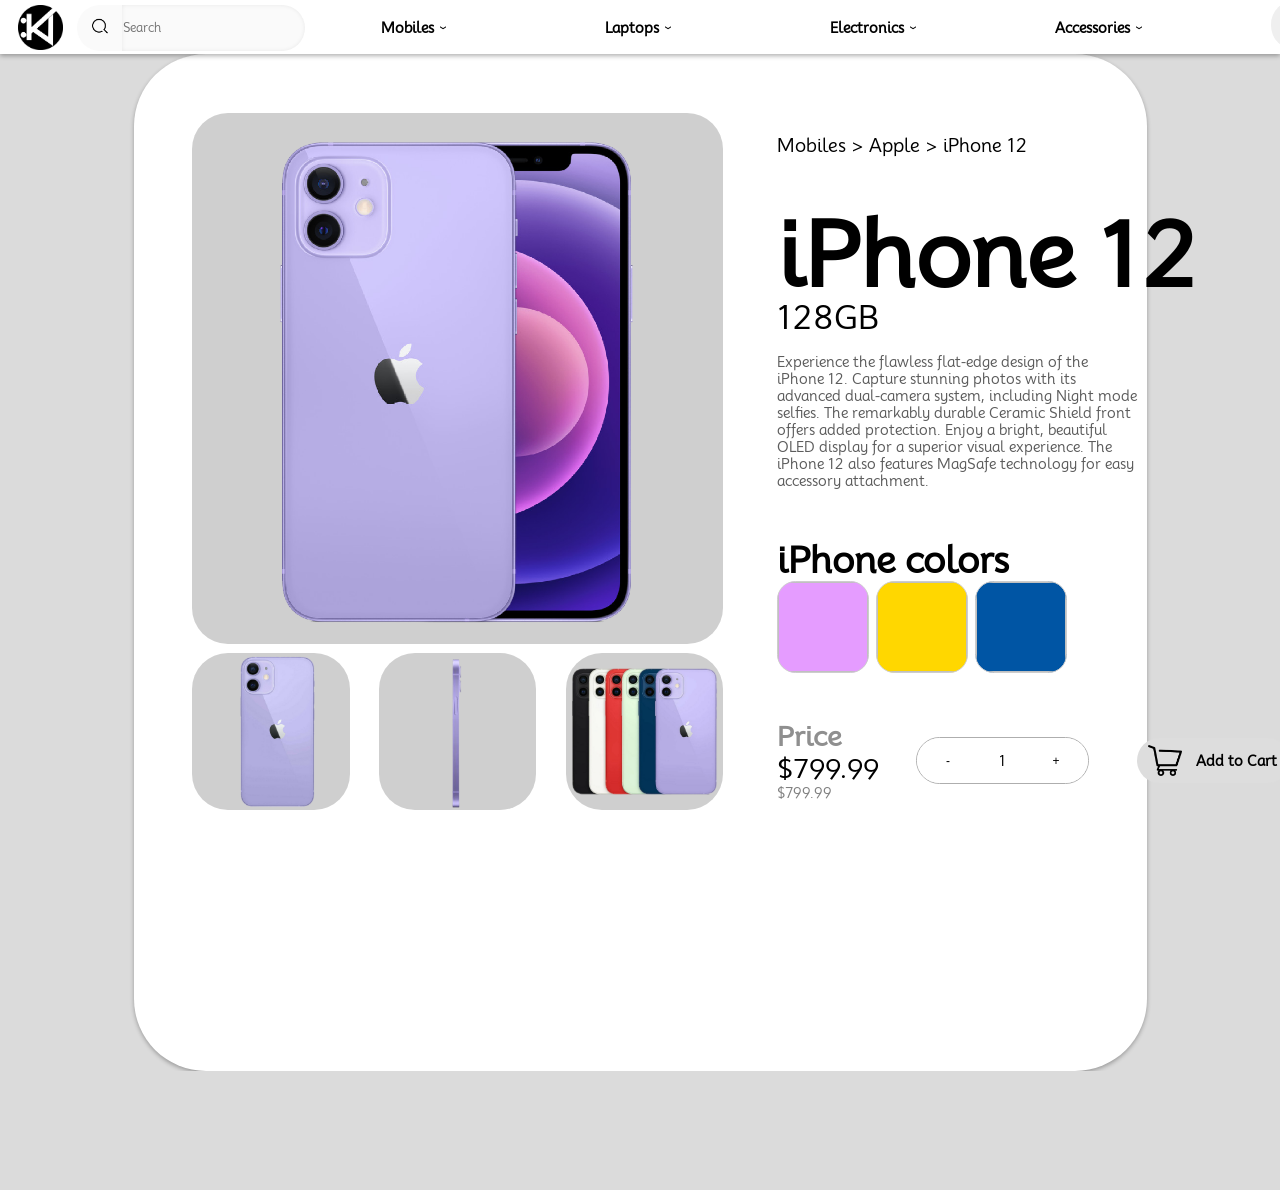
<file: item page/iphone12_item-page.html>
<!DOCTYPE html>

<html lang="en">
	<head>
		<link rel="preconnect" href="https://fonts.googleapis.com">
		<link rel="preconnect" href="https://fonts.gstatic.com" crossorigin>
		<link href="https://fonts.googleapis.com/css2?family=Mooli&display=swap" rel="stylesheet">
		<link rel="stylesheet" href="item page.css">
		<meta charset="UTF-8">
		<title>Item page</title>
	</head>
	<body>
		<div class="navbar">
			<div class="left-navbar">
				<img src="images/KV-mart-logo.png" class="topbar-logo dontadddarkmode" onclick="window.open('../index.html', '_self')">
				<div class="searchbox-container">
					<button type="submit" class="searchbutton"><img src="images/searchlogo.png" class="searchicon"></button>
					<form id="search-form">
						<input class="searchbox" id="search-input" placeholder="Search">
	
					</form>
					
				</div>
			</div>
			<div class="mid-navbar">
				<div class="dropdown-box" onmouseleave="hidedropdown('mobiles', 'side-mobile');">
					<div class="dropdown-placeholder" onmouseenter="showdropdown('mobiles', 'side-mobile') ">
						<p class="placeholder-text">Mobiles</p>
						<p class="placeholder-arrow">‹</p>
					</div>
					<div class="mobiles-dropdowns-all">
						<div class="mobiles-dropdown">
							<p class="dropdown-title Mobiles-title">Mobiles</p>
							<div class="option-button" onclick="changingDropdown('mobiles', 'Apple', 'side-mobile')">
								<p class="option-text">Apple</p>
								<p class="option-arrow">‹</p>
							</div>
							<div class="option-button" onclick="changingDropdown('mobiles', 'Samsung', 'side-mobile')">
								<p class="option-text">Samsung</p>
								<p class="option-arrow">‹</p>
							</div>
							<div class="option-button" onclick="changingDropdown('mobiles', 'Xiaomi', 'side-mobile')">
								<p class="option-text">XiaoMi</p>
								<p class="option-arrow">‹</p>
							</div>
							<div class="option-button" onclick="changingDropdown('mobiles', 'Oneplus', 'side-mobile')">
								<p class="option-text">OnePlus</p>
								<p class="option-arrow">‹</p>
							</div>
							<div class="option-button" onclick="changingDropdown('mobiles', 'Nokia', 'side-mobile')">
								<p class="option-text">Nokia</p>
								<p class="option-arrow">‹</p>
							</div>
							<div class="option-button" onclick="changingDropdown('mobiles', 'Huawei', 'side-mobile')">
								<p class="option-text">Huawei</p>
								<p class="option-arrow">‹</p>
							</div>
							<div class="option-button" onclick="changingDropdown('mobiles', 'Oppo', 'side-mobile')">
								<p class="option-text">Oppo</p>
								<p class="option-arrow">‹</p>
							</div>
						</div>
						<div class="side-mobile-dropdown side-dropdown">
							
						</div>		
						<div class="hidden-dropdowns hidden-dropdowns-mobiles">
							<div class="Apple-dropdown">
								<div class="upper-sidemenu">
									<button class="back-arrow" onclick="dropdownreturn('mobiles')">‹</button>
									<p class="dropdown-title side-title">Apple</p>
								</div>
								
								<div class="option-button no-arrow mobile" onclick="window.open('../item page/iphone15_item-page.html', '_self')">
									<p class="option-text mobile-text">iPhone 15</p>
								</div>
								<div class="option-button no-arrow mobile" onclick="window.open('../item page/iphone14_item-page.html', '_self')">
									<p class="option-text mobile-text">iPhone 14</p>
								</div>
								<div class="option-button no-arrow mobile" onclick="window.open('../item page/iphone13_item-page.html', '_self')">
									<p class="option-text mobile-text">iPhone 13</p>
								</div>
								<div class="option-button no-arrow mobile" onclick="window.open('../item page/iphone12_item-page.html', '_self')">
									<p class="option-text mobile-text">iPhone 12</p>
								</div>
								<div class="option-button no-arrow mobile" onclick="window.open('../item page/iphone11_item-page.html', '_self')">
									<p class="option-text mobile-text">iPhone 11</p>
								</div>
							</div>
							<div class="Samsung-dropdown">
								<div class="upper-sidemenu">
									<button class="back-arrow" onclick="dropdownreturn('mobiles')">‹</button>
									<p class="dropdown-title side-title">Samsung</p>
								</div>
								<div class="option-button no-arrow mobile">
									<p class="option-text mobile-text">Galaxy Z Fold 5</p>
								</div>
								<div class="option-button no-arrow mobile">
									<p class="option-text mobile-text">Galaxy S24 Ultra</p>
								</div>
								<div class="option-button no-arrow mobile ">
									<p class="option-text mobile-text">Galaxy Note 22</p>
								</div>
								<div class="option-button no-arrow mobile">
									<p class="option-text mobile-text">Galaxy Z Flip 6</p>
								</div>
								<div class="option-button no-arrow mobile">
									<p class="option-text mobile-text">Galaxy S22+</p>
								</div>
							</div>
							<div class="Xiaomi-dropdown">
								<div class="upper-sidemenu">
									<button class="back-arrow" onclick="dropdownreturn('mobiles')">‹</button>
									<p class="dropdown-title side-title">Xiaomi</p>
								</div>
								<div class="option-button no-arrow mobile">
									<p class="option-text mobile-text">Mi 12 Pro</p>
								</div>
								<div class="option-button no-arrow mobile">
									<p class="option-text mobile-text">Redmi K50 Pro</p>
								</div>
								<div class="option-button no-arrow mobile ">
									<p class="option-text mobile-text">Mi Note 12</p>
								</div>
								<div class="option-button no-arrow mobile">
									<p class="option-text mobile-text">Poco F5</p>
								</div>
								<div class="option-button no-arrow mobile">
									<p class="option-text mobile-text">Redmi Note 11</p>
								</div>
							</div>
							<div class="Oneplus-dropdown">
								<div class="upper-sidemenu">
									<button class="back-arrow" onclick="dropdownreturn('mobiles')">‹</button>
									<p class="dropdown-title side-title">OnePlus</p>
								</div>
								<div class="option-button no-arrow mobile">
									<p class="option-text mobile-text">OnePlus 10 Pro</p>
								</div>
								<div class="option-button no-arrow mobile">
									<p class="option-text mobile-text">OnePlus Nord 3</p>
								</div>
								<div class="option-button no-arrow mobile ">
									<p class="option-text mobile-text">OnePlus 9RT</p>
								</div>
								<div class="option-button no-arrow mobile">
									<p class="option-text mobile-text">OnePlus 8T</p>
								</div>
								<div class="option-button no-arrow mobile">
									<p class="option-text mobile-text">OnePlus 7 Pro</p>
								</div>
							</div>
							<div class="Nokia-dropdown">
								<div class="upper-sidemenu">
									<button class="back-arrow" onclick="dropdownreturn('mobiles')">‹</button>
									<p class="dropdown-title side-title">Nokia</p>
								</div>
								<div class="option-button no-arrow mobile">
									<p class="option-text mobile-text">Nokia G50</p>
								</div>
								<div class="option-button no-arrow mobile">
									<p class="option-text mobile-text">Nokia X100</p>
								</div>
								<div class="option-button no-arrow mobile ">
									<p class="option-text mobile-text">Nokia C30</p>
								</div>
								<div class="option-button no-arrow mobile">
									<p class="option-text mobile-text">Nokia 9.3 PureView</p>
								</div>
								<div class="option-button no-arrow mobile">
									<p class="option-text mobile-text">Nokia 8.4 5G</p>
								</div>
							</div>
							<div class="Huawei-dropdown">
								<div class="upper-sidemenu">
									<button class="back-arrow" onclick="dropdownreturn('mobiles')">‹</button>
									<p class="dropdown-title side-title">Huawei</p>
								</div>
								<div class="option-button no-arrow mobile">
									<p class="option-text mobile-text">Huawei P50 Pro</p>
								</div>
								<div class="option-button no-arrow mobile">
									<p class="option-text mobile-text">Huawei Nova 8 Pro</p>
								</div>
								<div class="option-button no-arrow mobile ">
									<p class="option-text mobile-text">Huawei Mate 50</p>
								</div>
								<div class="option-button no-arrow mobile">
									<p class="option-text mobile-text">Huawei Nova 7i</p>
								</div>
								<div class="option-button no-arrow mobile">
									<p class="option-text mobile-text">Huawei Enjoy 20 Pro</p>
								</div>
							</div>
							<div class="Oppo-dropdown">
								<div class="upper-sidemenu">
									<button class="back-arrow" onclick="dropdownreturn('mobiles')">‹</button>
									<p class="dropdown-title side-title">Oppo</p>
								</div>
								<div class="option-button no-arrow mobile">
									<p class="option-text mobile-text">Oppo Find X5 Pro</p>
								</div>
								<div class="option-button no-arrow mobile">
									<p class="option-text mobile-text">Oppo Reno 7 Pro</p>
								</div>
								<div class="option-button no-arrow mobile ">
									<p class="option-text mobile-text">Oppo A95 5G</p>
								</div>
								<div class="option-button no-arrow mobile">
									<p class="option-text mobile-text">Oppo A75</p>
								</div>
								<div class="option-button no-arrow mobile">
									<p class="option-text mobile-text">Oppo A54s</p>
								</div>
							</div>
						</div>
								
					</div>
					
				</div>
				<div class="dropdown-box" onmouseleave="hidedropdown('laptops', 'side-laptop');">
					<div class="dropdown-placeholder" onmouseover="showdropdown('laptops', 'side-laptop') ">
						<p class="placeholder-text">Laptops</p>
						<p class="placeholder-arrow">‹</p>
					</div>
					<div class="laptops-dropdowns-all">
						<div class="laptops-dropdown-hidden laptops-dropdown">
							<p class="dropdown-title laptops-title">Laptops</p>
							<div class="option-button" onclick="changingDropdown('laptops', 'Applel', 'side-laptop')">
								<p class="option-text">Apple</p>
								<p class="option-arrow">‹</p>
							</div>
							<div class="option-button" onclick="changingDropdown('laptops', 'Lenovo', 'side-laptop')">
								<p class="option-text">Lenovo</p>
								<p class="option-arrow">‹</p>
							</div>
							<div class="option-button" onclick="changingDropdown('laptops', 'Acer', 'side-laptop')">
								<p class="option-text">Acer</p>
								<p class="option-arrow">‹</p>
							</div>
							<div class="option-button" onclick="changingDropdown('laptops', 'HP', 'side-laptop')">
								<p class="option-text">HP</p>
								<p class="option-arrow">‹</p>
							</div>
							<div class="option-button" onclick="changingDropdown('laptops', 'Dell', 'side-laptop')">
								<p class="option-text">Dell</p>
								<p class="option-arrow">‹</p>
							</div>
							<div class="option-button" onclick="changingDropdown('laptops', 'Microsoft', 'side-laptop')">
								<p class="option-text">Microsoft</p>
								<p class="option-arrow">‹</p>
							</div>
							<div class="option-button" onclick="changingDropdown('laptops', 'MSI', 'side-laptop')">
								<p class="option-text">MSI</p>
								<p class="option-arrow">‹</p>
							</div>
						</div>
						<div class="side-laptop-dropdown side-dropdown">
							
						</div>		
						<div class="hidden-dropdowns hidden-dropdowns-laptops">
							<div class="Applel-dropdown">
								<div class="upper-sidemenu">
									<button class="back-arrow" onclick="dropdownreturn('laptops')">‹</button>
									<p class="dropdown-title side-title">Apple</p>
								</div>
								
								<div class="option-button no-arrow laptop">
									<p class="option-text laptop-text">MacBook Pro 16-inch</p>
								</div>
								<div class="option-button no-arrow laptop">
									<p class="option-text laptop-text">MacBook Pro 14-inch</p>
								</div>
								<div class="option-button no-arrow laptop">
									<p class="option-text laptop-text">MacBook Air M2</p>
								</div>
								<div class="option-button no-arrow laptop">
									<p class="option-text laptop-text">MacBook Pro M2</p>
								</div>
								<div class="option-button no-arrow laptop">
									<p class="option-text laptop-text">MacBook Pro M1</p>
								</div>
							</div>
							<div class="Lenovo-dropdown">
								<div class="upper-sidemenu">
									<button class="back-arrow" onclick="dropdownreturn('laptops')">‹</button>
									<p class="dropdown-title side-title">Lenovo</p>
								</div>
								<div class="option-button no-arrow laptop">
									<p class="option-text laptop-text">ThinkPad X1 Carbon Gen 11</p>
								</div>
								<div class="option-button no-arrow laptop">
									<p class="option-text laptop-text">IdeaPad 6 Pro</p>
								</div>
								<div class="option-button no-arrow laptop">
									<p class="option-text laptop-text">Yoga 8 Pro</p>
								</div>
								<div class="option-button no-arrow laptop">
									<p class="option-text laptop-text">Legion 8i</p>
								</div>
								<div class="option-button no-arrow laptop">
									<p class="option-text laptop-text">ThinkBook 9</p>
								</div>
							</div>
							<div class="Acer-dropdown">
								<div class="upper-sidemenu">
									<button class="back-arrow" onclick="dropdownreturn('laptops')">‹</button>
									<p class="dropdown-title side-title">Acer</p>
								</div>
								<div class="option-button no-arrow laptop">
									<p class="option-text laptop-text">Aspire 14T Pro</p>
								</div>
								<div class="option-button no-arrow laptop">
									<p class="option-text laptop-text">Predator X1</p>
								</div>
								<div class="option-button no-arrow laptop">
									<p class="option-text laptop-text">Nitro 15S</p>
								</div>
								<div class="option-button no-arrow laptop">
									<p class="option-text laptop-text">Swift 8X</p>
								</div>
								<div class="option-button no-arrow laptop">
									<p class="option-text laptop-text">ConceptD 7</p>
								</div>
							</div>
							<div class="HP-dropdown">
								<div class="upper-sidemenu">
									<button class="back-arrow" onclick="dropdownreturn('laptops')">‹</button>
									<p class="dropdown-title side-title">HP</p>
								</div>
								<div class="option-button no-arrow laptop">
									<p class="option-text laptop-text">Spectre x360 15T</p>
								</div>
								<div class="option-button no-arrow laptop">
									<p class="option-text laptop-text">Envy 14Z</p>
								</div>
								<div class="option-button no-arrow laptop">
									<p class="option-text laptop-text">Pavilion 15R</p>
								</div>
								<div class="option-button no-arrow laptop">
									<p class="option-text laptop-text">Omen 17T</p>
								</div>
								<div class="option-button no-arrow laptop">
									<p class="option-text laptop-text">ProBook 450 G8</p>
								</div>
							</div>
							<div class="Dell-dropdown">
								<div class="upper-sidemenu">
									<button class="back-arrow" onclick="dropdownreturn('laptops')">‹</button>
									<p class="dropdown-title side-title">Dell</p>
								</div>
								<div class="option-button no-arrow laptop">
									<p class="option-text laptop-text">XPS 15 2023</p>
								</div>
								<div class="option-button no-arrow laptop">
									<p class="option-text laptop-text">Inspiron 14 2023</p>
								</div>
								<div class="option-button no-arrow laptop">
									<p class="option-text laptop-text">Alienware M17 2023</p>
								</div>
								<div class="option-button no-arrow laptop">
									<p class="option-text laptop-text">G5 Gaming 2023</p>
								</div>
								<div class="option-button no-arrow laptop">
									<p class="option-text laptop-text">Latitude 9420</p>
								</div>
							</div>
							<div class="Microsoft-dropdown">
								<div class="upper-sidemenu">
									<button class="back-arrow" onclick="dropdownreturn('laptops')">‹</button>
									<p class="dropdown-title side-title">Microsoft</p>
								</div>
								<div class="option-button no-arrow laptop">
									<p class="option-text laptop-text">Surface Laptop 5</p>
								</div>
								<div class="option-button no-arrow laptop">
									<p class="option-text laptop-text">Surface Book 4</p>
								</div>
								<div class="option-button no-arrow laptop">
									<p class="option-text laptop-text">Surface Pro 8</p>
								</div>
								<div class="option-button no-arrow laptop">
									<p class="option-text laptop-text">Surface Go 3</p>
								</div>
								<div class="option-button no-arrow laptop">
									<p class="option-text laptop-text">Surface Laptop Go 2</p>
								</div>
							</div>
							<div class="MSI-dropdown">
								<div class="upper-sidemenu">
									<button class="back-arrow" onclick="dropdownreturn('laptops')">‹</button>
									<p class="dropdown-title side-title">MSI</p>
								</div>
								<div class="option-button no-arrow laptop">
									<p class="option-text laptop-text">MSI GS66 Stealth</p>
								</div>
								<div class="option-button no-arrow laptop">
									<p class="option-text laptop-text">MSI GE76 Raider</p>
								</div>
								<div class="option-button no-arrow laptop ">
									<p class="option-text laptop-text">MSI GP66 Leopard</p>
								</div>
								<div class="option-button no-arrow laptop">
									<p class="option-text laptop-text">MSI GF65 Thin</p>
								</div>
								<div class="option-button no-arrow laptop">
									<p class="option-text laptop-text">MSI Prestige 14</p>
								</div>
							</div>
						</div>
							
					</div>
					
				</div>
				<div class="dropdown-box" onmouseleave="hidedropdown('electronics', 'side-electronic');">
					<div class="dropdown-placeholder" onmouseover="showdropdown('electronics', 'side-electronic') ">
						<p class="placeholder-text">Electronics</p>
						<p class="placeholder-arrow">‹</p>
					</div>
					<div class="electronics-dropdowns-all">
						<div class="electronics-dropdown-hidden electronics-dropdown">
							<p class="dropdown-title electronics-title">Electronics</p>
							<div class="option-button" onclick="changingDropdown('electronics', 'Tablet', 'side-electronic')">
								<p class="option-text">Tablets</p>
								<p class="option-arrow">‹</p>
							</div>
							<div class="option-button" onclick="changingDropdown('electronics', 'Headphone', 'side-electronic')">
								<p class="option-text">Headphones</p>
								<p class="option-arrow">‹</p>
							</div>
							<div class="option-button" onclick="changingDropdown('electronics', 'Mouse', 'side-electronic')">
								<p class="option-text">Mouse</p>
								<p class="option-arrow">‹</p>
							</div>
							<div class="option-button" onclick="changingDropdown('electronics', 'Microphone', 'side-electronic')">
								<p class="option-text">Microphones</p>
								<p class="option-arrow">‹</p>
							</div>
							<div class="option-button" onclick="changingDropdown('electronics', 'Keyboard', 'side-electronic')">
								<p class="option-text">Keyboards</p>
								<p class="option-arrow">‹</p>
							</div>
							<div class="option-button" onclick="changingDropdown('electronics', 'Monitor', 'side-electronic')">
								<p class="option-text">Monitors</p>
								<p class="option-arrow">‹</p>
							</div>
							<div class="option-button" onclick="changingDropdown('electronics', 'Speaker', 'side-electronic')">
								<p class="option-text">Speakers</p>
								<p class="option-arrow">‹</p>
							</div>
							
						</div>
						<div class="side-electronic-dropdown side-dropdown">
							
						</div>		
						<div class="hidden-dropdowns hidden-dropdowns-electronics">
							<div class="Tablet-dropdown">
								<div class="upper-sidemenu">
									<button class="back-arrow" onclick="dropdownreturn('electronics')">‹</button>
									<p class="dropdown-title side-title">Tablets</p>
								</div>
						
								<div class="option-button no-arrow electronic">
									<p class="option-text electronic-text">iPad Pro 12.9-inch (2023)</p>
								</div>
								<div class="option-button no-arrow electronic">
									<p class="option-text electronic-text">Galaxy Tab S8 Ultra</p>
								</div>
								<div class="option-button no-arrow electronic">
									<p class="option-text electronic-text">Surface Pro 9</p>
								</div>
								<div class="option-button no-arrow electronic">
									<p class="option-text electronic-text">Pixel Slate 3</p>
								</div>
								<div class="option-button no-arrow electronic">
									<p class="option-text electronic-text">Kindle Fire HD 10</p>
								</div>
							</div>
							<div class="Headphone-dropdown">
								<div class="upper-sidemenu">
									<button class="back-arrow" onclick="dropdownreturn('electronics')">‹</button>
									<p class="dropdown-title side-title">Headphones</p>
								</div>
								<div class="option-button no-arrow electronic">
									<p class="option-text electronic-text">Sony WH-1000XM5</p>
								</div>
								<div class="option-button no-arrow electronic">
									<p class="option-text electronic-text">Bose QuietComfort 45</p>
								</div>
								<div class="option-button no-arrow electronic">
									<p class="option-text electronic-text">Beats Studio Buds Pro</p>
								</div>
								<div class="option-button no-arrow electronic">
									<p class="option-text electronic-text">JBL Quantum 800</p>
								</div>
								<div class="option-button no-arrow electronic">
									<p class="option-text electronic-text">Sennheiser HD 660 S</p>
								</div>
							</div>
							<div class="Mouse-dropdown">
								<div class="upper-sidemenu">
									<button class="back-arrow" onclick="dropdownreturn('electronics')">‹</button>
									<p class="dropdown-title side-title">Mouse</p>
								</div>
								<div class="option-button no-arrow electronic">
									<p class="option-text electronic-text">ASUS ROG Gladius III</p>
								</div>
								<div class="option-button no-arrow electronic">
									<p class="option-text electronic-text">Razer DeathAdder V2</p>
								</div>
								<div class="option-button no-arrow electronic">
									<p class="option-text electronic-text">Alienware AW610M</p>
								</div>
								<div class="option-button no-arrow electronic">
									<p class="option-text electronic-text">MSI Clutch GM41</p>
								</div>
								<div class="option-button no-arrow electronic">
									<p class="option-text electronic-text">Logitech G Pro X Superlight</p>
								</div>
							</div>
							<div class="Microphone-dropdown">
								<div class="upper-sidemenu">
									<button class="back-arrow" onclick="dropdownreturn('electronics')">‹</button>
									<p class="dropdown-title side-title">Microphones</p>
								</div>
								<div class="option-button no-arrow electronic">
									<p class="option-text electronic-text">Blue Yeti X</p>
								</div>
								<div class="option-button no-arrow electronic">
									<p class="option-text electronic-text">Audio-Technica AT2020</p>
								</div>
								<div class="option-button no-arrow electronic">
									<p class="option-text electronic-text">Shure MV7</p>
								</div>
								<div class="option-button no-arrow electronic">
									<p class="option-text electronic-text">Rode NT-USB Mini</p>
								</div>
								<div class="option-button no-arrow electronic">
									<p class="option-text electronic-text">Samson Q2U</p>
								</div>
							</div>
							<div class="Keyboard-dropdown">
								<div class="upper-sidemenu">
									<button class="back-arrow" onclick="dropdownreturn('electronics')">‹</button>
									<p class="dropdown-title side-title">Keyboards</p>
								</div>
								<div class="option-button no-arrow electronic">
									<p class="option-text electronic-text">Logitech G Pro X</p>
								</div>
								<div class="option-button no-arrow electronic">
									<p class="option-text electronic-text">Razer Huntsman Elite</p>
								</div>
								<div class="option-button no-arrow electronic">
									<p class="option-text electronic-text">SteelSeries Apex Pro</p>
								</div>
								<div class="option-button no-arrow electronic">
									<p class="option-text electronic-text">Fantech MK855</p>
								</div>
								<div class="option-button no-arrow electronic">
									<p class="option-text electronic-text">Corsair K95 RGB Platinum XT</p>
								</div>
							</div>
							<div class="Monitor-dropdown">
								<div class="upper-sidemenu">
									<button class="back-arrow" onclick="dropdownreturn('electronics')">‹</button>
									<p class="dropdown-title side-title">Monitors</p>
								</div>
								<div class="option-button no-arrow electronic">
									<p class="option-text electronic-text">LG OLED C1</p>
								</div>
								<div class="option-button no-arrow electronic">
									<p class="option-text electronic-text">ASUS ROG Swift PG279Q</p>
								</div>
								<div class="option-button no-arrow electronic">
									<p class="option-text electronic-text">Dell Ultrasharp U3219Q</p>
								</div>
								<div class="option-button no-arrow electronic">
									<p class="option-text electronic-text">Acer Predator X27</p>
								</div>
								<div class="option-button no-arrow electronic">
									<p class="option-text electronic-text">BenQ PD2700U</p>
								</div>
							</div>
							<div class="Speaker-dropdown">
								<div class="upper-sidemenu">
									<button class="back-arrow" onclick="dropdownreturn('electronics')">‹</button>
									<p class="dropdown-title side-title">Speakers</p>
								</div>
								<div class="option-button no-arrow electronic">
									<p class="option-text electronic-text">Sonos One</p>
								</div>
								<div class="option-button no-arrow electronic">
									<p class="option-text electronic-text">Bose SoundLink Revolve</p>
								</div>
								<div class="option-button no-arrow electronic ">
									<p class="option-text electronic-text">JBL Flip 5</p>
								</div>
								<div class="option-button no-arrow electronic">
									<p class="option-text electronic-text">Sony SRS-X9</p>
								</div>
								<div class="option-button no-arrow electronic">
									<p class="option-text electronic-text">KEF LS50 Wireless</p>
								</div>
							</div>					
						</div>
						
							
					</div>
					
				</div>
				<div class="dropdown-box" onmouseleave="hidedropdown('accessories', 'side-accessory');">
					<div class="dropdown-placeholder" onmouseover="showdropdown('accessories', 'side-accessory') ">
						<p class="placeholder-text">Accessories</p>
						<p class="placeholder-arrow">‹</p>
					</div>
					<div class="accessories-dropdowns-all">
						<div class="accessories-dropdown-hidden accessories-dropdown">
							<p class="dropdown-title accessories-title">Accessories</p>
							<div class="option-button no-arrow">
								<p class="option-text">Smart Watches</p>
							</div>
							<div class="option-button no-arrow">
								<p class="option-text">Stylus Pens</p>
							</div>
							<div class="option-button no-arrow">
								<p class="option-text">EarBuds</p>
							</div>
							<div class="option-button no-arrow">
								<p class="option-text">Webcams</p>
							</div>
							<div class="option-button no-arrow">
								<p class="option-text">Tripods</p>
							</div>
							<div class="option-button no-arrow">
								<p class="option-text">Printers</p>
							</div>
							<div class="option-button no-arrow">
								<p class="option-text">Dash Cams</p>
							</div>
							
						</div>
		
					</div>
					
				</div>
			</div>
			<div class="right-navbar">
				<div class="cartbutton-container" onclick="window.open('../cartpage/cartpage.html', '_self')">
					<button class="cartbutton">
						<img src="images/cartimg.png" class="carticon">
					</button>
				</div>
				<button onclick="window.open('../iteventposter/iteventposter.html', '_self')">
					<p class="option-text"><strong>IT</strong></p>
				</button>
				<div class="dropdown-box" style="justify-content: center;" onmouseleave="hidedropdown('profile');">
					<div class="dropdown-placeholder" onmouseenter="showdropdown('profile') ">
						<button class="profilebutton">
							<img src="images/profileimg.png" class="profileicon">
						</button>
					</div>
	
					<div class="profile-dropdowns-all">
						<div class="profile-dropdown">
							<p class="dropdown-title settings-title">Settings</p>
							<div class="option-button mode-switch-box">
								<p class="option-text">Mode</p>
								<div class="modetogglebutton-outsidebox" onclick="togglebuttontoggled()">
									<div class="modetogglebutton-insidebox"></div>
								</div>
							</div>
	
						</div>		
					</div>	
				</div>
			</div>
	
	
			
		</div>
		<div class="itembox">
			<div class="itempages">
				<div class="iteminfo">
					<div class="itemimages-grid">
						<img src="images/iphone12img.png" class="itemlargeimage">
						<div class="itemsmallerimages-grid">
							<img src="images/iphone12backimg.png" class="itemsmallerimages">
							<img src="images/iphone12sideimg.png" class="itemsmallerimages">
							<img src="images/iphone12manyimg.png" class="itemsmallerimages">
						</div>
					</div>
					<div class="itemdesc-grid">
						<div class="itempath">
							Mobiles > Apple > iPhone 12
						</div>
						<div class="itemabout-grid">
							<p class="itemname">iPhone 12</p>
							<p class="itemmodel">128GB</p>
							<p class="itemdescription">Experience the flawless flat-edge design of the iPhone 12. Capture stunning photos with its advanced dual-camera system, including Night mode selfies. The remarkably durable Ceramic Shield front offers added protection. Enjoy a bright, beautiful OLED display for a superior visual experience. The iPhone 12 also features MagSafe technology for easy accessory attachment.</p>
						</div>
						<div class="itemcoloroptions-grid">
							<p class="itemcolors-title">iPhone colors</p>
							<div class="itemcolors-grid">
								<div onclick="colorpicker('Purple')">
									<img class="colors" style="background-color: #e59cff;">
								</div>
								<div onclick="colorpicker('Gold')">
									<img class="colors" style="background-color: #FFD700;">
								</div>
								<div onclick="colorpicker('Pacific Blue')">
									<img class="colors" style="background-color: #0055A4;">
								</div>
							</div>
						</div>
						<div class="itemcartoptions-grid">
							<div class="Price-grid">
								<p class="price-title">Price</p>
								<p class="final-price">$799.99</p>
								<p class="unit-price">$799.99</p>
							</div>
							<div class="quantity-edit">
								<button class="minus-button quantity-button" onclick="itemamountcalc(-1, 799.99)">-</button>
								<p class="quantity"></p>
								<button class="plus-button quantity-button" onclick="itemamountcalc(+1, 799.99)">+</button>
							</div>
							<div class="addcart-button-container">
								<button class="addcart-button" onclick="addtocarttoggle()">
									<img src="images/cartimg.png" class="addcartbutton-img">
									<p class="addtocart-text">Add to Cart</p>
								</button>
							</div>							
						</div>
					</div>
				</div>
				<div class="itemdetails">
					<!-- Additional details for iPhone 12 can be added here -->
				</div>
			</div>
		</div>
		<script src="item page.js"></script>
		<div class="hidden-content">
			<div class="addedtocart-button-hidden">
				<p class="checkmark-cartbutton">&#10003;</p>
				<p class="addedtocart-text">Added to Cart</p>
			</div>
			<div class="addtocart-button-hidden">
				<img src="images/cartimg.png" class="addcartbutton-img">
				<p class="addtocart-text">Add to Cart</p>
			</div>
			<div class="itemcolor">Graphite</div>
			<div class="category">Mobile</div>
		</div>
	</body>
</html>
</file>
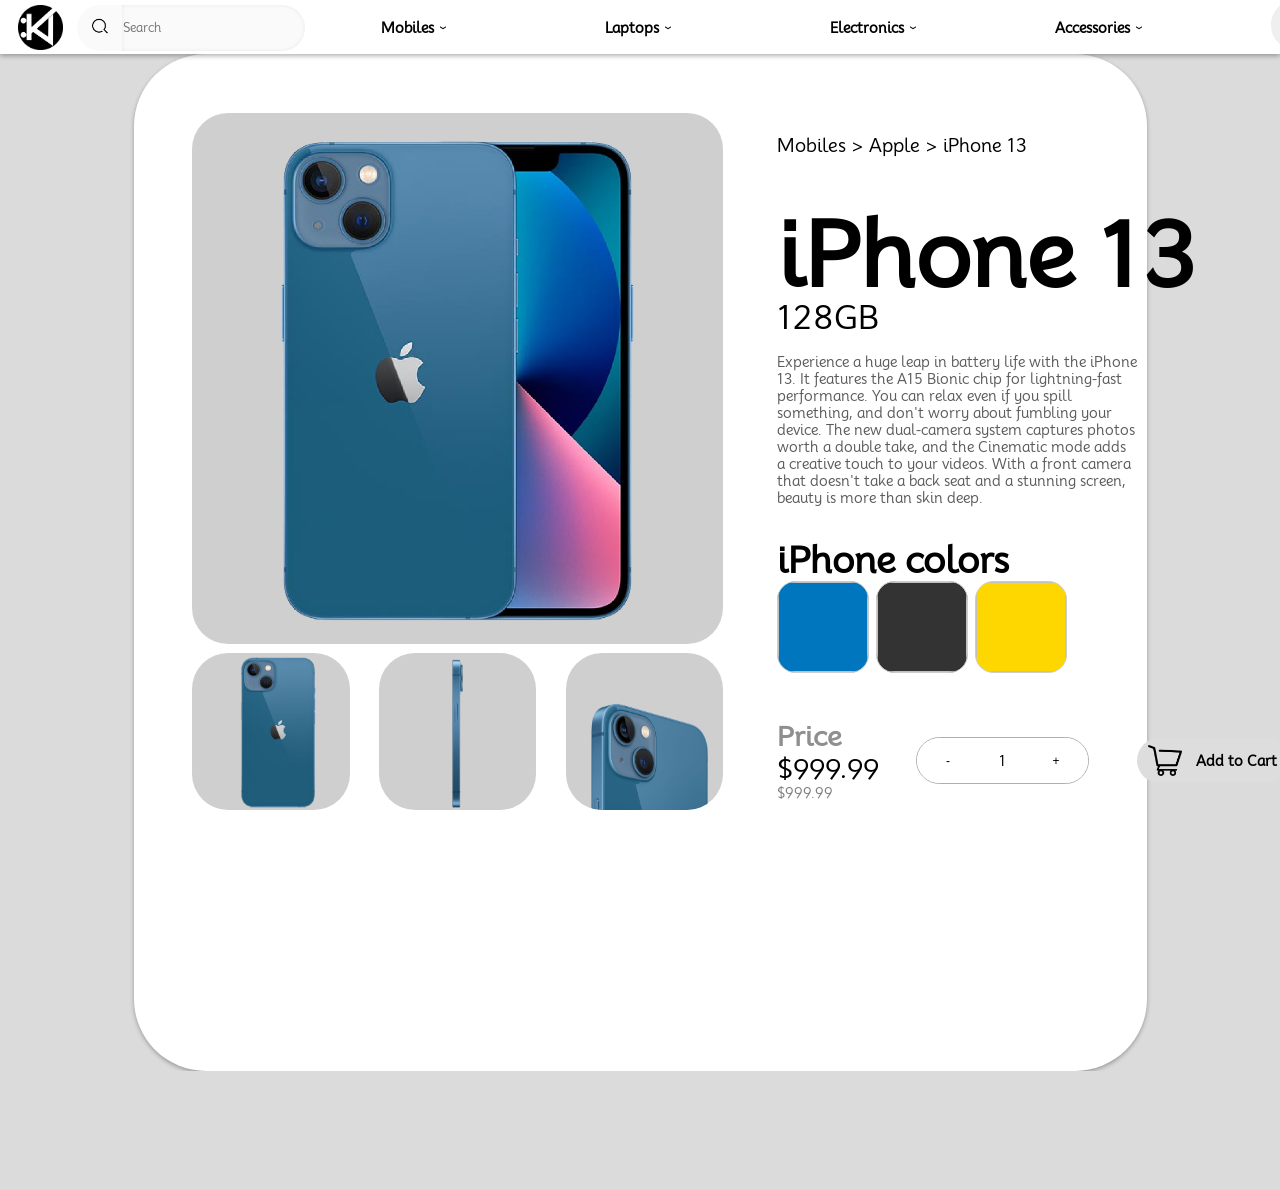
<file: item page/iphone13_item-page.html>
<!DOCTYPE html>

<html lang="en">
	<head>
		<link rel="preconnect" href="https://fonts.googleapis.com">
		<link rel="preconnect" href="https://fonts.gstatic.com" crossorigin>
		<link href="https://fonts.googleapis.com/css2?family=Mooli&display=swap" rel="stylesheet">
		<link rel="stylesheet" href="item page.css">
		<meta charset="UTF-8">
		<title>Item page</title>
	</head>
	<body>
		<div class="navbar">
			<div class="left-navbar">
				<img src="images/KV-mart-logo.png" class="topbar-logo dontadddarkmode" onclick="window.open('../index.html', '_self')">
				<div class="searchbox-container">
					<button type="submit" class="searchbutton"><img src="images/searchlogo.png" class="searchicon"></button>
					<form id="search-form">
						<input class="searchbox" id="search-input" placeholder="Search">
	
					</form>
					
				</div>
			</div>
			<div class="mid-navbar">
				<div class="dropdown-box" onmouseleave="hidedropdown('mobiles', 'side-mobile');">
					<div class="dropdown-placeholder" onmouseenter="showdropdown('mobiles', 'side-mobile') ">
						<p class="placeholder-text">Mobiles</p>
						<p class="placeholder-arrow">‹</p>
					</div>
					<div class="mobiles-dropdowns-all">
						<div class="mobiles-dropdown">
							<p class="dropdown-title Mobiles-title">Mobiles</p>
							<div class="option-button" onclick="changingDropdown('mobiles', 'Apple', 'side-mobile')">
								<p class="option-text">Apple</p>
								<p class="option-arrow">‹</p>
							</div>
							<div class="option-button" onclick="changingDropdown('mobiles', 'Samsung', 'side-mobile')">
								<p class="option-text">Samsung</p>
								<p class="option-arrow">‹</p>
							</div>
							<div class="option-button" onclick="changingDropdown('mobiles', 'Xiaomi', 'side-mobile')">
								<p class="option-text">XiaoMi</p>
								<p class="option-arrow">‹</p>
							</div>
							<div class="option-button" onclick="changingDropdown('mobiles', 'Oneplus', 'side-mobile')">
								<p class="option-text">OnePlus</p>
								<p class="option-arrow">‹</p>
							</div>
							<div class="option-button" onclick="changingDropdown('mobiles', 'Nokia', 'side-mobile')">
								<p class="option-text">Nokia</p>
								<p class="option-arrow">‹</p>
							</div>
							<div class="option-button" onclick="changingDropdown('mobiles', 'Huawei', 'side-mobile')">
								<p class="option-text">Huawei</p>
								<p class="option-arrow">‹</p>
							</div>
							<div class="option-button" onclick="changingDropdown('mobiles', 'Oppo', 'side-mobile')">
								<p class="option-text">Oppo</p>
								<p class="option-arrow">‹</p>
							</div>
						</div>
						<div class="side-mobile-dropdown side-dropdown">
							
						</div>		
						<div class="hidden-dropdowns hidden-dropdowns-mobiles">
							<div class="Apple-dropdown">
								<div class="upper-sidemenu">
									<button class="back-arrow" onclick="dropdownreturn('mobiles')">‹</button>
									<p class="dropdown-title side-title">Apple</p>
								</div>
								
								<div class="option-button no-arrow mobile" onclick="window.open('../item page/iphone15_item-page.html', '_self')">
									<p class="option-text mobile-text">iPhone 15</p>
								</div>
								<div class="option-button no-arrow mobile" onclick="window.open('../item page/iphone14_item-page.html', '_self')">
									<p class="option-text mobile-text">iPhone 14</p>
								</div>
								<div class="option-button no-arrow mobile" onclick="window.open('../item page/iphone13_item-page.html', '_self')">
									<p class="option-text mobile-text">iPhone 13</p>
								</div>
								<div class="option-button no-arrow mobile" onclick="window.open('../item page/iphone12_item-page.html', '_self')">
									<p class="option-text mobile-text">iPhone 12</p>
								</div>
								<div class="option-button no-arrow mobile" onclick="window.open('../item page/iphone11_item-page.html', '_self')">
									<p class="option-text mobile-text">iPhone 11</p>
								</div>
							</div>
							<div class="Samsung-dropdown">
								<div class="upper-sidemenu">
									<button class="back-arrow" onclick="dropdownreturn('mobiles')">‹</button>
									<p class="dropdown-title side-title">Samsung</p>
								</div>
								<div class="option-button no-arrow mobile">
									<p class="option-text mobile-text">Galaxy Z Fold 5</p>
								</div>
								<div class="option-button no-arrow mobile">
									<p class="option-text mobile-text">Galaxy S24 Ultra</p>
								</div>
								<div class="option-button no-arrow mobile ">
									<p class="option-text mobile-text">Galaxy Note 22</p>
								</div>
								<div class="option-button no-arrow mobile">
									<p class="option-text mobile-text">Galaxy Z Flip 6</p>
								</div>
								<div class="option-button no-arrow mobile">
									<p class="option-text mobile-text">Galaxy S22+</p>
								</div>
							</div>
							<div class="Xiaomi-dropdown">
								<div class="upper-sidemenu">
									<button class="back-arrow" onclick="dropdownreturn('mobiles')">‹</button>
									<p class="dropdown-title side-title">Xiaomi</p>
								</div>
								<div class="option-button no-arrow mobile">
									<p class="option-text mobile-text">Mi 12 Pro</p>
								</div>
								<div class="option-button no-arrow mobile">
									<p class="option-text mobile-text">Redmi K50 Pro</p>
								</div>
								<div class="option-button no-arrow mobile ">
									<p class="option-text mobile-text">Mi Note 12</p>
								</div>
								<div class="option-button no-arrow mobile">
									<p class="option-text mobile-text">Poco F5</p>
								</div>
								<div class="option-button no-arrow mobile">
									<p class="option-text mobile-text">Redmi Note 11</p>
								</div>
							</div>
							<div class="Oneplus-dropdown">
								<div class="upper-sidemenu">
									<button class="back-arrow" onclick="dropdownreturn('mobiles')">‹</button>
									<p class="dropdown-title side-title">OnePlus</p>
								</div>
								<div class="option-button no-arrow mobile">
									<p class="option-text mobile-text">OnePlus 10 Pro</p>
								</div>
								<div class="option-button no-arrow mobile">
									<p class="option-text mobile-text">OnePlus Nord 3</p>
								</div>
								<div class="option-button no-arrow mobile ">
									<p class="option-text mobile-text">OnePlus 9RT</p>
								</div>
								<div class="option-button no-arrow mobile">
									<p class="option-text mobile-text">OnePlus 8T</p>
								</div>
								<div class="option-button no-arrow mobile">
									<p class="option-text mobile-text">OnePlus 7 Pro</p>
								</div>
							</div>
							<div class="Nokia-dropdown">
								<div class="upper-sidemenu">
									<button class="back-arrow" onclick="dropdownreturn('mobiles')">‹</button>
									<p class="dropdown-title side-title">Nokia</p>
								</div>
								<div class="option-button no-arrow mobile">
									<p class="option-text mobile-text">Nokia G50</p>
								</div>
								<div class="option-button no-arrow mobile">
									<p class="option-text mobile-text">Nokia X100</p>
								</div>
								<div class="option-button no-arrow mobile ">
									<p class="option-text mobile-text">Nokia C30</p>
								</div>
								<div class="option-button no-arrow mobile">
									<p class="option-text mobile-text">Nokia 9.3 PureView</p>
								</div>
								<div class="option-button no-arrow mobile">
									<p class="option-text mobile-text">Nokia 8.4 5G</p>
								</div>
							</div>
							<div class="Huawei-dropdown">
								<div class="upper-sidemenu">
									<button class="back-arrow" onclick="dropdownreturn('mobiles')">‹</button>
									<p class="dropdown-title side-title">Huawei</p>
								</div>
								<div class="option-button no-arrow mobile">
									<p class="option-text mobile-text">Huawei P50 Pro</p>
								</div>
								<div class="option-button no-arrow mobile">
									<p class="option-text mobile-text">Huawei Nova 8 Pro</p>
								</div>
								<div class="option-button no-arrow mobile ">
									<p class="option-text mobile-text">Huawei Mate 50</p>
								</div>
								<div class="option-button no-arrow mobile">
									<p class="option-text mobile-text">Huawei Nova 7i</p>
								</div>
								<div class="option-button no-arrow mobile">
									<p class="option-text mobile-text">Huawei Enjoy 20 Pro</p>
								</div>
							</div>
							<div class="Oppo-dropdown">
								<div class="upper-sidemenu">
									<button class="back-arrow" onclick="dropdownreturn('mobiles')">‹</button>
									<p class="dropdown-title side-title">Oppo</p>
								</div>
								<div class="option-button no-arrow mobile">
									<p class="option-text mobile-text">Oppo Find X5 Pro</p>
								</div>
								<div class="option-button no-arrow mobile">
									<p class="option-text mobile-text">Oppo Reno 7 Pro</p>
								</div>
								<div class="option-button no-arrow mobile ">
									<p class="option-text mobile-text">Oppo A95 5G</p>
								</div>
								<div class="option-button no-arrow mobile">
									<p class="option-text mobile-text">Oppo A75</p>
								</div>
								<div class="option-button no-arrow mobile">
									<p class="option-text mobile-text">Oppo A54s</p>
								</div>
							</div>
						</div>
								
					</div>
					
				</div>
				<div class="dropdown-box" onmouseleave="hidedropdown('laptops', 'side-laptop');">
					<div class="dropdown-placeholder" onmouseover="showdropdown('laptops', 'side-laptop') ">
						<p class="placeholder-text">Laptops</p>
						<p class="placeholder-arrow">‹</p>
					</div>
					<div class="laptops-dropdowns-all">
						<div class="laptops-dropdown-hidden laptops-dropdown">
							<p class="dropdown-title laptops-title">Laptops</p>
							<div class="option-button" onclick="changingDropdown('laptops', 'Applel', 'side-laptop')">
								<p class="option-text">Apple</p>
								<p class="option-arrow">‹</p>
							</div>
							<div class="option-button" onclick="changingDropdown('laptops', 'Lenovo', 'side-laptop')">
								<p class="option-text">Lenovo</p>
								<p class="option-arrow">‹</p>
							</div>
							<div class="option-button" onclick="changingDropdown('laptops', 'Acer', 'side-laptop')">
								<p class="option-text">Acer</p>
								<p class="option-arrow">‹</p>
							</div>
							<div class="option-button" onclick="changingDropdown('laptops', 'HP', 'side-laptop')">
								<p class="option-text">HP</p>
								<p class="option-arrow">‹</p>
							</div>
							<div class="option-button" onclick="changingDropdown('laptops', 'Dell', 'side-laptop')">
								<p class="option-text">Dell</p>
								<p class="option-arrow">‹</p>
							</div>
							<div class="option-button" onclick="changingDropdown('laptops', 'Microsoft', 'side-laptop')">
								<p class="option-text">Microsoft</p>
								<p class="option-arrow">‹</p>
							</div>
							<div class="option-button" onclick="changingDropdown('laptops', 'MSI', 'side-laptop')">
								<p class="option-text">MSI</p>
								<p class="option-arrow">‹</p>
							</div>
						</div>
						<div class="side-laptop-dropdown side-dropdown">
							
						</div>		
						<div class="hidden-dropdowns hidden-dropdowns-laptops">
							<div class="Applel-dropdown">
								<div class="upper-sidemenu">
									<button class="back-arrow" onclick="dropdownreturn('laptops')">‹</button>
									<p class="dropdown-title side-title">Apple</p>
								</div>
								
								<div class="option-button no-arrow laptop">
									<p class="option-text laptop-text">MacBook Pro 16-inch</p>
								</div>
								<div class="option-button no-arrow laptop">
									<p class="option-text laptop-text">MacBook Pro 14-inch</p>
								</div>
								<div class="option-button no-arrow laptop">
									<p class="option-text laptop-text">MacBook Air M2</p>
								</div>
								<div class="option-button no-arrow laptop">
									<p class="option-text laptop-text">MacBook Pro M2</p>
								</div>
								<div class="option-button no-arrow laptop">
									<p class="option-text laptop-text">MacBook Pro M1</p>
								</div>
							</div>
							<div class="Lenovo-dropdown">
								<div class="upper-sidemenu">
									<button class="back-arrow" onclick="dropdownreturn('laptops')">‹</button>
									<p class="dropdown-title side-title">Lenovo</p>
								</div>
								<div class="option-button no-arrow laptop">
									<p class="option-text laptop-text">ThinkPad X1 Carbon Gen 11</p>
								</div>
								<div class="option-button no-arrow laptop">
									<p class="option-text laptop-text">IdeaPad 6 Pro</p>
								</div>
								<div class="option-button no-arrow laptop">
									<p class="option-text laptop-text">Yoga 8 Pro</p>
								</div>
								<div class="option-button no-arrow laptop">
									<p class="option-text laptop-text">Legion 8i</p>
								</div>
								<div class="option-button no-arrow laptop">
									<p class="option-text laptop-text">ThinkBook 9</p>
								</div>
							</div>
							<div class="Acer-dropdown">
								<div class="upper-sidemenu">
									<button class="back-arrow" onclick="dropdownreturn('laptops')">‹</button>
									<p class="dropdown-title side-title">Acer</p>
								</div>
								<div class="option-button no-arrow laptop">
									<p class="option-text laptop-text">Aspire 14T Pro</p>
								</div>
								<div class="option-button no-arrow laptop">
									<p class="option-text laptop-text">Predator X1</p>
								</div>
								<div class="option-button no-arrow laptop">
									<p class="option-text laptop-text">Nitro 15S</p>
								</div>
								<div class="option-button no-arrow laptop">
									<p class="option-text laptop-text">Swift 8X</p>
								</div>
								<div class="option-button no-arrow laptop">
									<p class="option-text laptop-text">ConceptD 7</p>
								</div>
							</div>
							<div class="HP-dropdown">
								<div class="upper-sidemenu">
									<button class="back-arrow" onclick="dropdownreturn('laptops')">‹</button>
									<p class="dropdown-title side-title">HP</p>
								</div>
								<div class="option-button no-arrow laptop">
									<p class="option-text laptop-text">Spectre x360 15T</p>
								</div>
								<div class="option-button no-arrow laptop">
									<p class="option-text laptop-text">Envy 14Z</p>
								</div>
								<div class="option-button no-arrow laptop">
									<p class="option-text laptop-text">Pavilion 15R</p>
								</div>
								<div class="option-button no-arrow laptop">
									<p class="option-text laptop-text">Omen 17T</p>
								</div>
								<div class="option-button no-arrow laptop">
									<p class="option-text laptop-text">ProBook 450 G8</p>
								</div>
							</div>
							<div class="Dell-dropdown">
								<div class="upper-sidemenu">
									<button class="back-arrow" onclick="dropdownreturn('laptops')">‹</button>
									<p class="dropdown-title side-title">Dell</p>
								</div>
								<div class="option-button no-arrow laptop">
									<p class="option-text laptop-text">XPS 15 2023</p>
								</div>
								<div class="option-button no-arrow laptop">
									<p class="option-text laptop-text">Inspiron 14 2023</p>
								</div>
								<div class="option-button no-arrow laptop">
									<p class="option-text laptop-text">Alienware M17 2023</p>
								</div>
								<div class="option-button no-arrow laptop">
									<p class="option-text laptop-text">G5 Gaming 2023</p>
								</div>
								<div class="option-button no-arrow laptop">
									<p class="option-text laptop-text">Latitude 9420</p>
								</div>
							</div>
							<div class="Microsoft-dropdown">
								<div class="upper-sidemenu">
									<button class="back-arrow" onclick="dropdownreturn('laptops')">‹</button>
									<p class="dropdown-title side-title">Microsoft</p>
								</div>
								<div class="option-button no-arrow laptop">
									<p class="option-text laptop-text">Surface Laptop 5</p>
								</div>
								<div class="option-button no-arrow laptop">
									<p class="option-text laptop-text">Surface Book 4</p>
								</div>
								<div class="option-button no-arrow laptop">
									<p class="option-text laptop-text">Surface Pro 8</p>
								</div>
								<div class="option-button no-arrow laptop">
									<p class="option-text laptop-text">Surface Go 3</p>
								</div>
								<div class="option-button no-arrow laptop">
									<p class="option-text laptop-text">Surface Laptop Go 2</p>
								</div>
							</div>
							<div class="MSI-dropdown">
								<div class="upper-sidemenu">
									<button class="back-arrow" onclick="dropdownreturn('laptops')">‹</button>
									<p class="dropdown-title side-title">MSI</p>
								</div>
								<div class="option-button no-arrow laptop">
									<p class="option-text laptop-text">MSI GS66 Stealth</p>
								</div>
								<div class="option-button no-arrow laptop">
									<p class="option-text laptop-text">MSI GE76 Raider</p>
								</div>
								<div class="option-button no-arrow laptop ">
									<p class="option-text laptop-text">MSI GP66 Leopard</p>
								</div>
								<div class="option-button no-arrow laptop">
									<p class="option-text laptop-text">MSI GF65 Thin</p>
								</div>
								<div class="option-button no-arrow laptop">
									<p class="option-text laptop-text">MSI Prestige 14</p>
								</div>
							</div>
						</div>
							
					</div>
					
				</div>
				<div class="dropdown-box" onmouseleave="hidedropdown('electronics', 'side-electronic');">
					<div class="dropdown-placeholder" onmouseover="showdropdown('electronics', 'side-electronic') ">
						<p class="placeholder-text">Electronics</p>
						<p class="placeholder-arrow">‹</p>
					</div>
					<div class="electronics-dropdowns-all">
						<div class="electronics-dropdown-hidden electronics-dropdown">
							<p class="dropdown-title electronics-title">Electronics</p>
							<div class="option-button" onclick="changingDropdown('electronics', 'Tablet', 'side-electronic')">
								<p class="option-text">Tablets</p>
								<p class="option-arrow">‹</p>
							</div>
							<div class="option-button" onclick="changingDropdown('electronics', 'Headphone', 'side-electronic')">
								<p class="option-text">Headphones</p>
								<p class="option-arrow">‹</p>
							</div>
							<div class="option-button" onclick="changingDropdown('electronics', 'Mouse', 'side-electronic')">
								<p class="option-text">Mouse</p>
								<p class="option-arrow">‹</p>
							</div>
							<div class="option-button" onclick="changingDropdown('electronics', 'Microphone', 'side-electronic')">
								<p class="option-text">Microphones</p>
								<p class="option-arrow">‹</p>
							</div>
							<div class="option-button" onclick="changingDropdown('electronics', 'Keyboard', 'side-electronic')">
								<p class="option-text">Keyboards</p>
								<p class="option-arrow">‹</p>
							</div>
							<div class="option-button" onclick="changingDropdown('electronics', 'Monitor', 'side-electronic')">
								<p class="option-text">Monitors</p>
								<p class="option-arrow">‹</p>
							</div>
							<div class="option-button" onclick="changingDropdown('electronics', 'Speaker', 'side-electronic')">
								<p class="option-text">Speakers</p>
								<p class="option-arrow">‹</p>
							</div>
							
						</div>
						<div class="side-electronic-dropdown side-dropdown">
							
						</div>		
						<div class="hidden-dropdowns hidden-dropdowns-electronics">
							<div class="Tablet-dropdown">
								<div class="upper-sidemenu">
									<button class="back-arrow" onclick="dropdownreturn('electronics')">‹</button>
									<p class="dropdown-title side-title">Tablets</p>
								</div>
						
								<div class="option-button no-arrow electronic">
									<p class="option-text electronic-text">iPad Pro 12.9-inch (2023)</p>
								</div>
								<div class="option-button no-arrow electronic">
									<p class="option-text electronic-text">Galaxy Tab S8 Ultra</p>
								</div>
								<div class="option-button no-arrow electronic">
									<p class="option-text electronic-text">Surface Pro 9</p>
								</div>
								<div class="option-button no-arrow electronic">
									<p class="option-text electronic-text">Pixel Slate 3</p>
								</div>
								<div class="option-button no-arrow electronic">
									<p class="option-text electronic-text">Kindle Fire HD 10</p>
								</div>
							</div>
							<div class="Headphone-dropdown">
								<div class="upper-sidemenu">
									<button class="back-arrow" onclick="dropdownreturn('electronics')">‹</button>
									<p class="dropdown-title side-title">Headphones</p>
								</div>
								<div class="option-button no-arrow electronic">
									<p class="option-text electronic-text">Sony WH-1000XM5</p>
								</div>
								<div class="option-button no-arrow electronic">
									<p class="option-text electronic-text">Bose QuietComfort 45</p>
								</div>
								<div class="option-button no-arrow electronic">
									<p class="option-text electronic-text">Beats Studio Buds Pro</p>
								</div>
								<div class="option-button no-arrow electronic">
									<p class="option-text electronic-text">JBL Quantum 800</p>
								</div>
								<div class="option-button no-arrow electronic">
									<p class="option-text electronic-text">Sennheiser HD 660 S</p>
								</div>
							</div>
							<div class="Mouse-dropdown">
								<div class="upper-sidemenu">
									<button class="back-arrow" onclick="dropdownreturn('electronics')">‹</button>
									<p class="dropdown-title side-title">Mouse</p>
								</div>
								<div class="option-button no-arrow electronic">
									<p class="option-text electronic-text">ASUS ROG Gladius III</p>
								</div>
								<div class="option-button no-arrow electronic">
									<p class="option-text electronic-text">Razer DeathAdder V2</p>
								</div>
								<div class="option-button no-arrow electronic">
									<p class="option-text electronic-text">Alienware AW610M</p>
								</div>
								<div class="option-button no-arrow electronic">
									<p class="option-text electronic-text">MSI Clutch GM41</p>
								</div>
								<div class="option-button no-arrow electronic">
									<p class="option-text electronic-text">Logitech G Pro X Superlight</p>
								</div>
							</div>
							<div class="Microphone-dropdown">
								<div class="upper-sidemenu">
									<button class="back-arrow" onclick="dropdownreturn('electronics')">‹</button>
									<p class="dropdown-title side-title">Microphones</p>
								</div>
								<div class="option-button no-arrow electronic">
									<p class="option-text electronic-text">Blue Yeti X</p>
								</div>
								<div class="option-button no-arrow electronic">
									<p class="option-text electronic-text">Audio-Technica AT2020</p>
								</div>
								<div class="option-button no-arrow electronic">
									<p class="option-text electronic-text">Shure MV7</p>
								</div>
								<div class="option-button no-arrow electronic">
									<p class="option-text electronic-text">Rode NT-USB Mini</p>
								</div>
								<div class="option-button no-arrow electronic">
									<p class="option-text electronic-text">Samson Q2U</p>
								</div>
							</div>
							<div class="Keyboard-dropdown">
								<div class="upper-sidemenu">
									<button class="back-arrow" onclick="dropdownreturn('electronics')">‹</button>
									<p class="dropdown-title side-title">Keyboards</p>
								</div>
								<div class="option-button no-arrow electronic">
									<p class="option-text electronic-text">Logitech G Pro X</p>
								</div>
								<div class="option-button no-arrow electronic">
									<p class="option-text electronic-text">Razer Huntsman Elite</p>
								</div>
								<div class="option-button no-arrow electronic">
									<p class="option-text electronic-text">SteelSeries Apex Pro</p>
								</div>
								<div class="option-button no-arrow electronic">
									<p class="option-text electronic-text">Fantech MK855</p>
								</div>
								<div class="option-button no-arrow electronic">
									<p class="option-text electronic-text">Corsair K95 RGB Platinum XT</p>
								</div>
							</div>
							<div class="Monitor-dropdown">
								<div class="upper-sidemenu">
									<button class="back-arrow" onclick="dropdownreturn('electronics')">‹</button>
									<p class="dropdown-title side-title">Monitors</p>
								</div>
								<div class="option-button no-arrow electronic">
									<p class="option-text electronic-text">LG OLED C1</p>
								</div>
								<div class="option-button no-arrow electronic">
									<p class="option-text electronic-text">ASUS ROG Swift PG279Q</p>
								</div>
								<div class="option-button no-arrow electronic">
									<p class="option-text electronic-text">Dell Ultrasharp U3219Q</p>
								</div>
								<div class="option-button no-arrow electronic">
									<p class="option-text electronic-text">Acer Predator X27</p>
								</div>
								<div class="option-button no-arrow electronic">
									<p class="option-text electronic-text">BenQ PD2700U</p>
								</div>
							</div>
							<div class="Speaker-dropdown">
								<div class="upper-sidemenu">
									<button class="back-arrow" onclick="dropdownreturn('electronics')">‹</button>
									<p class="dropdown-title side-title">Speakers</p>
								</div>
								<div class="option-button no-arrow electronic">
									<p class="option-text electronic-text">Sonos One</p>
								</div>
								<div class="option-button no-arrow electronic">
									<p class="option-text electronic-text">Bose SoundLink Revolve</p>
								</div>
								<div class="option-button no-arrow electronic ">
									<p class="option-text electronic-text">JBL Flip 5</p>
								</div>
								<div class="option-button no-arrow electronic">
									<p class="option-text electronic-text">Sony SRS-X9</p>
								</div>
								<div class="option-button no-arrow electronic">
									<p class="option-text electronic-text">KEF LS50 Wireless</p>
								</div>
							</div>					
						</div>
						
							
					</div>
					
				</div>
				<div class="dropdown-box" onmouseleave="hidedropdown('accessories', 'side-accessory');">
					<div class="dropdown-placeholder" onmouseover="showdropdown('accessories', 'side-accessory') ">
						<p class="placeholder-text">Accessories</p>
						<p class="placeholder-arrow">‹</p>
					</div>
					<div class="accessories-dropdowns-all">
						<div class="accessories-dropdown-hidden accessories-dropdown">
							<p class="dropdown-title accessories-title">Accessories</p>
							<div class="option-button no-arrow">
								<p class="option-text">Smart Watches</p>
							</div>
							<div class="option-button no-arrow">
								<p class="option-text">Stylus Pens</p>
							</div>
							<div class="option-button no-arrow">
								<p class="option-text">EarBuds</p>
							</div>
							<div class="option-button no-arrow">
								<p class="option-text">Webcams</p>
							</div>
							<div class="option-button no-arrow">
								<p class="option-text">Tripods</p>
							</div>
							<div class="option-button no-arrow">
								<p class="option-text">Printers</p>
							</div>
							<div class="option-button no-arrow">
								<p class="option-text">Dash Cams</p>
							</div>
							
						</div>
		
					</div>
					
				</div>
			</div>
			<div class="right-navbar">
				<div class="cartbutton-container" onclick="window.open('../cartpage/cartpage.html', '_self')">
					<button class="cartbutton">
						<img src="images/cartimg.png" class="carticon">
					</button>
				</div>
				<button onclick="window.open('../iteventposter/iteventposter.html', '_self')">
					<p class="option-text"><strong>IT</strong></p>
				</button>
				<div class="dropdown-box" style="justify-content: center;" onmouseleave="hidedropdown('profile');">
					<div class="dropdown-placeholder" onmouseenter="showdropdown('profile') ">
						<button class="profilebutton">
							<img src="images/profileimg.png" class="profileicon">
						</button>
					</div>
	
					<div class="profile-dropdowns-all">
						<div class="profile-dropdown">
							<p class="dropdown-title settings-title">Settings</p>
							<div class="option-button mode-switch-box">
								<p class="option-text">Mode</p>
								<div class="modetogglebutton-outsidebox" onclick="togglebuttontoggled()">
									<div class="modetogglebutton-insidebox"></div>
								</div>
							</div>
	
						</div>		
					</div>	
				</div>
			</div>
	
	
			
		</div>
		<div class="itembox">
			<div class="itempages">
				<div class="iteminfo">
					<div class="itemimages-grid">
						<img src="images/iphone13img.png" class="itemlargeimage">
						<div class="itemsmallerimages-grid">
							<img src="images/iphone13backimg.png" class="itemsmallerimages">
							<img src="images/iphone13sideimg.png" class="itemsmallerimages">
							<img src="images/iphone13manyimg.png" class="itemsmallerimages">
						</div>
					</div>
					<div class="itemdesc-grid">
						<div class="itempath">
							Mobiles > Apple > iPhone 13
						</div>
						<div class="itemabout-grid">
							<p class="itemname">iPhone 13</p>
							<p class="itemmodel">128GB</p>
							<p class="itemdescription">Experience a huge leap in battery life with the iPhone 13. It features the A15 Bionic chip for lightning-fast performance. You can relax even if you spill something, and don't worry about fumbling your device. The new dual-camera system captures photos worth a double take, and the Cinematic mode adds a creative touch to your videos. With a front camera that doesn't take a back seat and a stunning screen, beauty is more than skin deep.</p>
						</div>
						<div class="itemcoloroptions-grid">
							<p class="itemcolors-title">iPhone colors</p>
							<div class="itemcolors-grid">
								<div onclick="colorpicker('Sierra Blue')">
									<img class="colors" style="background-color: #0076BF;">
								</div>
								<div onclick="colorpicker('Graphite')">
									<img class="colors" style="background-color: #333333;">
								</div>
								<div onclick="colorpicker('Gold')">
									<img class="colors" style="background-color: #FFD700;">
								</div>
							</div>
						</div>
						<div class="itemcartoptions-grid">
							<div class="Price-grid">
								<p class="price-title">Price</p>
								<p class="final-price">$999.99</p>
								<p class="unit-price">$999.99</p>
							</div>
							<div class="quantity-edit">
								<button class="minus-button quantity-button" onclick="itemamountcalc(-1, 999.99)">-</button>
								<p class="quantity"></p>
								<button class="plus-button quantity-button" onclick="itemamountcalc(+1, 999.99)">+</button>
							</div>
							<div class="addcart-button-container">
								<button class="addcart-button" onclick="addtocarttoggle()">
									<img src="images/cartimg.png" class="addcartbutton-img">
									<p class="addtocart-text">Add to Cart</p>
								</button>
							</div>							
						</div>
					</div>
				</div>
				<div class="itemdetails">
				</div>
			</div>
		</div>
		<script src="item page.js"></script>
		<div class="hidden-content">
			<div class="addedtocart-button-hidden">
				<p class="checkmark-cartbutton">&#10003;</p>
				<p class="addedtocart-text">Added to Cart</p>
			</div>
			<div class="addtocart-button-hidden">
				<img src="images/cartimg.png" class="addcartbutton-img">
				<p class="addtocart-text">Add to Cart</p>
			</div>
			<div class="itemcolor">Sierra Blue</div>
			<div class="category">Mobile</div>
		</div>
	</body>
</html>
</file>
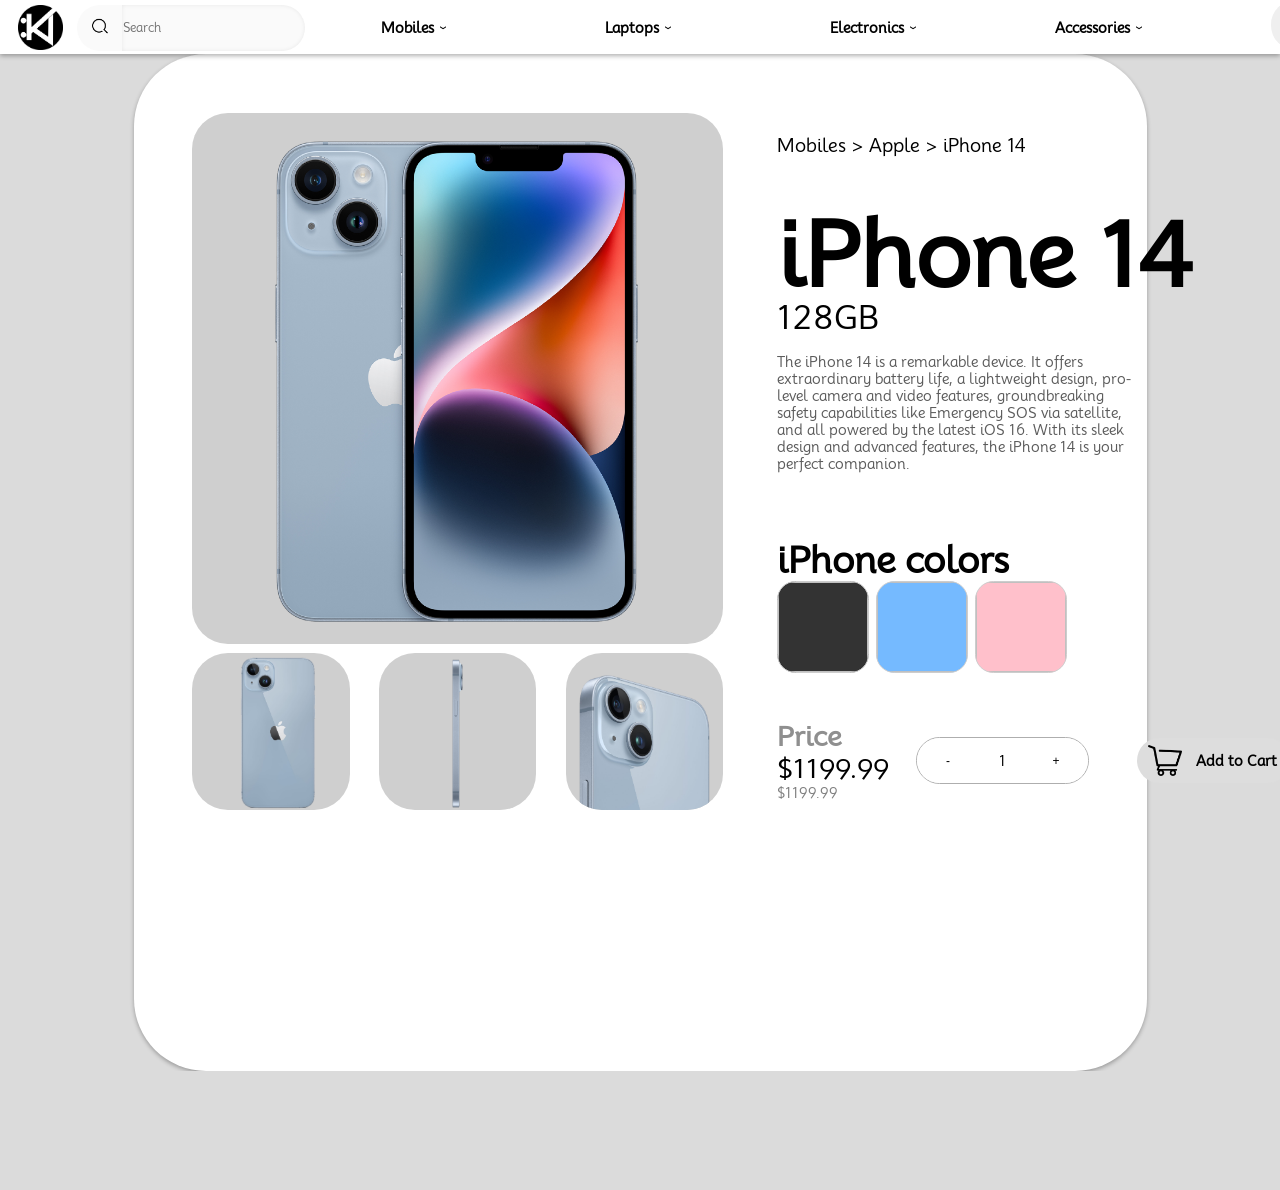
<file: item page/iphone14_item-page.html>
<!DOCTYPE html>

<html lang="en">
	<head>
		<link rel="preconnect" href="https://fonts.googleapis.com">
		<link rel="preconnect" href="https://fonts.gstatic.com" crossorigin>
		<link href="https://fonts.googleapis.com/css2?family=Mooli&display=swap" rel="stylesheet">
		<link rel="stylesheet" href="item page.css">
		<meta charset="UTF-8">
		<title>Item page</title>
	</head>
	<body>
		<div class="navbar">
			<div class="left-navbar">
				<img src="images/KV-mart-logo.png" class="topbar-logo dontadddarkmode" onclick="window.open('../index.html', '_self')">
				<div class="searchbox-container">
					<button type="submit" class="searchbutton"><img src="images/searchlogo.png" class="searchicon"></button>
					<form id="search-form">
						<input class="searchbox" id="search-input" placeholder="Search">
	
					</form>
					
				</div>
			</div>
			<div class="mid-navbar">
				<div class="dropdown-box" onmouseleave="hidedropdown('mobiles', 'side-mobile');">
					<div class="dropdown-placeholder" onmouseenter="showdropdown('mobiles', 'side-mobile') ">
						<p class="placeholder-text">Mobiles</p>
						<p class="placeholder-arrow">‹</p>
					</div>
					<div class="mobiles-dropdowns-all">
						<div class="mobiles-dropdown">
							<p class="dropdown-title Mobiles-title">Mobiles</p>
							<div class="option-button" onclick="changingDropdown('mobiles', 'Apple', 'side-mobile')">
								<p class="option-text">Apple</p>
								<p class="option-arrow">‹</p>
							</div>
							<div class="option-button" onclick="changingDropdown('mobiles', 'Samsung', 'side-mobile')">
								<p class="option-text">Samsung</p>
								<p class="option-arrow">‹</p>
							</div>
							<div class="option-button" onclick="changingDropdown('mobiles', 'Xiaomi', 'side-mobile')">
								<p class="option-text">XiaoMi</p>
								<p class="option-arrow">‹</p>
							</div>
							<div class="option-button" onclick="changingDropdown('mobiles', 'Oneplus', 'side-mobile')">
								<p class="option-text">OnePlus</p>
								<p class="option-arrow">‹</p>
							</div>
							<div class="option-button" onclick="changingDropdown('mobiles', 'Nokia', 'side-mobile')">
								<p class="option-text">Nokia</p>
								<p class="option-arrow">‹</p>
							</div>
							<div class="option-button" onclick="changingDropdown('mobiles', 'Huawei', 'side-mobile')">
								<p class="option-text">Huawei</p>
								<p class="option-arrow">‹</p>
							</div>
							<div class="option-button" onclick="changingDropdown('mobiles', 'Oppo', 'side-mobile')">
								<p class="option-text">Oppo</p>
								<p class="option-arrow">‹</p>
							</div>
						</div>
						<div class="side-mobile-dropdown side-dropdown">
							
						</div>		
						<div class="hidden-dropdowns hidden-dropdowns-mobiles">
							<div class="Apple-dropdown">
								<div class="upper-sidemenu">
									<button class="back-arrow" onclick="dropdownreturn('mobiles')">‹</button>
									<p class="dropdown-title side-title">Apple</p>
								</div>
								
								<div class="option-button no-arrow mobile" onclick="window.open('../item page/iphone15_item-page.html', '_self')">
									<p class="option-text mobile-text">iPhone 15</p>
								</div>
								<div class="option-button no-arrow mobile" onclick="window.open('../item page/iphone14_item-page.html', '_self')">
									<p class="option-text mobile-text">iPhone 14</p>
								</div>
								<div class="option-button no-arrow mobile" onclick="window.open('../item page/iphone13_item-page.html', '_self')">
									<p class="option-text mobile-text">iPhone 13</p>
								</div>
								<div class="option-button no-arrow mobile" onclick="window.open('../item page/iphone12_item-page.html', '_self')">
									<p class="option-text mobile-text">iPhone 12</p>
								</div>
								<div class="option-button no-arrow mobile" onclick="window.open('../item page/iphone11_item-page.html', '_self')">
									<p class="option-text mobile-text">iPhone 11</p>
								</div>
							</div>
							<div class="Samsung-dropdown">
								<div class="upper-sidemenu">
									<button class="back-arrow" onclick="dropdownreturn('mobiles')">‹</button>
									<p class="dropdown-title side-title">Samsung</p>
								</div>
								<div class="option-button no-arrow mobile">
									<p class="option-text mobile-text">Galaxy Z Fold 5</p>
								</div>
								<div class="option-button no-arrow mobile">
									<p class="option-text mobile-text">Galaxy S24 Ultra</p>
								</div>
								<div class="option-button no-arrow mobile ">
									<p class="option-text mobile-text">Galaxy Note 22</p>
								</div>
								<div class="option-button no-arrow mobile">
									<p class="option-text mobile-text">Galaxy Z Flip 6</p>
								</div>
								<div class="option-button no-arrow mobile">
									<p class="option-text mobile-text">Galaxy S22+</p>
								</div>
							</div>
							<div class="Xiaomi-dropdown">
								<div class="upper-sidemenu">
									<button class="back-arrow" onclick="dropdownreturn('mobiles')">‹</button>
									<p class="dropdown-title side-title">Xiaomi</p>
								</div>
								<div class="option-button no-arrow mobile">
									<p class="option-text mobile-text">Mi 12 Pro</p>
								</div>
								<div class="option-button no-arrow mobile">
									<p class="option-text mobile-text">Redmi K50 Pro</p>
								</div>
								<div class="option-button no-arrow mobile ">
									<p class="option-text mobile-text">Mi Note 12</p>
								</div>
								<div class="option-button no-arrow mobile">
									<p class="option-text mobile-text">Poco F5</p>
								</div>
								<div class="option-button no-arrow mobile">
									<p class="option-text mobile-text">Redmi Note 11</p>
								</div>
							</div>
							<div class="Oneplus-dropdown">
								<div class="upper-sidemenu">
									<button class="back-arrow" onclick="dropdownreturn('mobiles')">‹</button>
									<p class="dropdown-title side-title">OnePlus</p>
								</div>
								<div class="option-button no-arrow mobile">
									<p class="option-text mobile-text">OnePlus 10 Pro</p>
								</div>
								<div class="option-button no-arrow mobile">
									<p class="option-text mobile-text">OnePlus Nord 3</p>
								</div>
								<div class="option-button no-arrow mobile ">
									<p class="option-text mobile-text">OnePlus 9RT</p>
								</div>
								<div class="option-button no-arrow mobile">
									<p class="option-text mobile-text">OnePlus 8T</p>
								</div>
								<div class="option-button no-arrow mobile">
									<p class="option-text mobile-text">OnePlus 7 Pro</p>
								</div>
							</div>
							<div class="Nokia-dropdown">
								<div class="upper-sidemenu">
									<button class="back-arrow" onclick="dropdownreturn('mobiles')">‹</button>
									<p class="dropdown-title side-title">Nokia</p>
								</div>
								<div class="option-button no-arrow mobile">
									<p class="option-text mobile-text">Nokia G50</p>
								</div>
								<div class="option-button no-arrow mobile">
									<p class="option-text mobile-text">Nokia X100</p>
								</div>
								<div class="option-button no-arrow mobile ">
									<p class="option-text mobile-text">Nokia C30</p>
								</div>
								<div class="option-button no-arrow mobile">
									<p class="option-text mobile-text">Nokia 9.3 PureView</p>
								</div>
								<div class="option-button no-arrow mobile">
									<p class="option-text mobile-text">Nokia 8.4 5G</p>
								</div>
							</div>
							<div class="Huawei-dropdown">
								<div class="upper-sidemenu">
									<button class="back-arrow" onclick="dropdownreturn('mobiles')">‹</button>
									<p class="dropdown-title side-title">Huawei</p>
								</div>
								<div class="option-button no-arrow mobile">
									<p class="option-text mobile-text">Huawei P50 Pro</p>
								</div>
								<div class="option-button no-arrow mobile">
									<p class="option-text mobile-text">Huawei Nova 8 Pro</p>
								</div>
								<div class="option-button no-arrow mobile ">
									<p class="option-text mobile-text">Huawei Mate 50</p>
								</div>
								<div class="option-button no-arrow mobile">
									<p class="option-text mobile-text">Huawei Nova 7i</p>
								</div>
								<div class="option-button no-arrow mobile">
									<p class="option-text mobile-text">Huawei Enjoy 20 Pro</p>
								</div>
							</div>
							<div class="Oppo-dropdown">
								<div class="upper-sidemenu">
									<button class="back-arrow" onclick="dropdownreturn('mobiles')">‹</button>
									<p class="dropdown-title side-title">Oppo</p>
								</div>
								<div class="option-button no-arrow mobile">
									<p class="option-text mobile-text">Oppo Find X5 Pro</p>
								</div>
								<div class="option-button no-arrow mobile">
									<p class="option-text mobile-text">Oppo Reno 7 Pro</p>
								</div>
								<div class="option-button no-arrow mobile ">
									<p class="option-text mobile-text">Oppo A95 5G</p>
								</div>
								<div class="option-button no-arrow mobile">
									<p class="option-text mobile-text">Oppo A75</p>
								</div>
								<div class="option-button no-arrow mobile">
									<p class="option-text mobile-text">Oppo A54s</p>
								</div>
							</div>
						</div>
								
					</div>
					
				</div>
				<div class="dropdown-box" onmouseleave="hidedropdown('laptops', 'side-laptop');">
					<div class="dropdown-placeholder" onmouseover="showdropdown('laptops', 'side-laptop') ">
						<p class="placeholder-text">Laptops</p>
						<p class="placeholder-arrow">‹</p>
					</div>
					<div class="laptops-dropdowns-all">
						<div class="laptops-dropdown-hidden laptops-dropdown">
							<p class="dropdown-title laptops-title">Laptops</p>
							<div class="option-button" onclick="changingDropdown('laptops', 'Applel', 'side-laptop')">
								<p class="option-text">Apple</p>
								<p class="option-arrow">‹</p>
							</div>
							<div class="option-button" onclick="changingDropdown('laptops', 'Lenovo', 'side-laptop')">
								<p class="option-text">Lenovo</p>
								<p class="option-arrow">‹</p>
							</div>
							<div class="option-button" onclick="changingDropdown('laptops', 'Acer', 'side-laptop')">
								<p class="option-text">Acer</p>
								<p class="option-arrow">‹</p>
							</div>
							<div class="option-button" onclick="changingDropdown('laptops', 'HP', 'side-laptop')">
								<p class="option-text">HP</p>
								<p class="option-arrow">‹</p>
							</div>
							<div class="option-button" onclick="changingDropdown('laptops', 'Dell', 'side-laptop')">
								<p class="option-text">Dell</p>
								<p class="option-arrow">‹</p>
							</div>
							<div class="option-button" onclick="changingDropdown('laptops', 'Microsoft', 'side-laptop')">
								<p class="option-text">Microsoft</p>
								<p class="option-arrow">‹</p>
							</div>
							<div class="option-button" onclick="changingDropdown('laptops', 'MSI', 'side-laptop')">
								<p class="option-text">MSI</p>
								<p class="option-arrow">‹</p>
							</div>
						</div>
						<div class="side-laptop-dropdown side-dropdown">
							
						</div>		
						<div class="hidden-dropdowns hidden-dropdowns-laptops">
							<div class="Applel-dropdown">
								<div class="upper-sidemenu">
									<button class="back-arrow" onclick="dropdownreturn('laptops')">‹</button>
									<p class="dropdown-title side-title">Apple</p>
								</div>
								
								<div class="option-button no-arrow laptop">
									<p class="option-text laptop-text">MacBook Pro 16-inch</p>
								</div>
								<div class="option-button no-arrow laptop">
									<p class="option-text laptop-text">MacBook Pro 14-inch</p>
								</div>
								<div class="option-button no-arrow laptop">
									<p class="option-text laptop-text">MacBook Air M2</p>
								</div>
								<div class="option-button no-arrow laptop">
									<p class="option-text laptop-text">MacBook Pro M2</p>
								</div>
								<div class="option-button no-arrow laptop">
									<p class="option-text laptop-text">MacBook Pro M1</p>
								</div>
							</div>
							<div class="Lenovo-dropdown">
								<div class="upper-sidemenu">
									<button class="back-arrow" onclick="dropdownreturn('laptops')">‹</button>
									<p class="dropdown-title side-title">Lenovo</p>
								</div>
								<div class="option-button no-arrow laptop">
									<p class="option-text laptop-text">ThinkPad X1 Carbon Gen 11</p>
								</div>
								<div class="option-button no-arrow laptop">
									<p class="option-text laptop-text">IdeaPad 6 Pro</p>
								</div>
								<div class="option-button no-arrow laptop">
									<p class="option-text laptop-text">Yoga 8 Pro</p>
								</div>
								<div class="option-button no-arrow laptop">
									<p class="option-text laptop-text">Legion 8i</p>
								</div>
								<div class="option-button no-arrow laptop">
									<p class="option-text laptop-text">ThinkBook 9</p>
								</div>
							</div>
							<div class="Acer-dropdown">
								<div class="upper-sidemenu">
									<button class="back-arrow" onclick="dropdownreturn('laptops')">‹</button>
									<p class="dropdown-title side-title">Acer</p>
								</div>
								<div class="option-button no-arrow laptop">
									<p class="option-text laptop-text">Aspire 14T Pro</p>
								</div>
								<div class="option-button no-arrow laptop">
									<p class="option-text laptop-text">Predator X1</p>
								</div>
								<div class="option-button no-arrow laptop">
									<p class="option-text laptop-text">Nitro 15S</p>
								</div>
								<div class="option-button no-arrow laptop">
									<p class="option-text laptop-text">Swift 8X</p>
								</div>
								<div class="option-button no-arrow laptop">
									<p class="option-text laptop-text">ConceptD 7</p>
								</div>
							</div>
							<div class="HP-dropdown">
								<div class="upper-sidemenu">
									<button class="back-arrow" onclick="dropdownreturn('laptops')">‹</button>
									<p class="dropdown-title side-title">HP</p>
								</div>
								<div class="option-button no-arrow laptop">
									<p class="option-text laptop-text">Spectre x360 15T</p>
								</div>
								<div class="option-button no-arrow laptop">
									<p class="option-text laptop-text">Envy 14Z</p>
								</div>
								<div class="option-button no-arrow laptop">
									<p class="option-text laptop-text">Pavilion 15R</p>
								</div>
								<div class="option-button no-arrow laptop">
									<p class="option-text laptop-text">Omen 17T</p>
								</div>
								<div class="option-button no-arrow laptop">
									<p class="option-text laptop-text">ProBook 450 G8</p>
								</div>
							</div>
							<div class="Dell-dropdown">
								<div class="upper-sidemenu">
									<button class="back-arrow" onclick="dropdownreturn('laptops')">‹</button>
									<p class="dropdown-title side-title">Dell</p>
								</div>
								<div class="option-button no-arrow laptop">
									<p class="option-text laptop-text">XPS 15 2023</p>
								</div>
								<div class="option-button no-arrow laptop">
									<p class="option-text laptop-text">Inspiron 14 2023</p>
								</div>
								<div class="option-button no-arrow laptop">
									<p class="option-text laptop-text">Alienware M17 2023</p>
								</div>
								<div class="option-button no-arrow laptop">
									<p class="option-text laptop-text">G5 Gaming 2023</p>
								</div>
								<div class="option-button no-arrow laptop">
									<p class="option-text laptop-text">Latitude 9420</p>
								</div>
							</div>
							<div class="Microsoft-dropdown">
								<div class="upper-sidemenu">
									<button class="back-arrow" onclick="dropdownreturn('laptops')">‹</button>
									<p class="dropdown-title side-title">Microsoft</p>
								</div>
								<div class="option-button no-arrow laptop">
									<p class="option-text laptop-text">Surface Laptop 5</p>
								</div>
								<div class="option-button no-arrow laptop">
									<p class="option-text laptop-text">Surface Book 4</p>
								</div>
								<div class="option-button no-arrow laptop">
									<p class="option-text laptop-text">Surface Pro 8</p>
								</div>
								<div class="option-button no-arrow laptop">
									<p class="option-text laptop-text">Surface Go 3</p>
								</div>
								<div class="option-button no-arrow laptop">
									<p class="option-text laptop-text">Surface Laptop Go 2</p>
								</div>
							</div>
							<div class="MSI-dropdown">
								<div class="upper-sidemenu">
									<button class="back-arrow" onclick="dropdownreturn('laptops')">‹</button>
									<p class="dropdown-title side-title">MSI</p>
								</div>
								<div class="option-button no-arrow laptop">
									<p class="option-text laptop-text">MSI GS66 Stealth</p>
								</div>
								<div class="option-button no-arrow laptop">
									<p class="option-text laptop-text">MSI GE76 Raider</p>
								</div>
								<div class="option-button no-arrow laptop ">
									<p class="option-text laptop-text">MSI GP66 Leopard</p>
								</div>
								<div class="option-button no-arrow laptop">
									<p class="option-text laptop-text">MSI GF65 Thin</p>
								</div>
								<div class="option-button no-arrow laptop">
									<p class="option-text laptop-text">MSI Prestige 14</p>
								</div>
							</div>
						</div>
							
					</div>
					
				</div>
				<div class="dropdown-box" onmouseleave="hidedropdown('electronics', 'side-electronic');">
					<div class="dropdown-placeholder" onmouseover="showdropdown('electronics', 'side-electronic') ">
						<p class="placeholder-text">Electronics</p>
						<p class="placeholder-arrow">‹</p>
					</div>
					<div class="electronics-dropdowns-all">
						<div class="electronics-dropdown-hidden electronics-dropdown">
							<p class="dropdown-title electronics-title">Electronics</p>
							<div class="option-button" onclick="changingDropdown('electronics', 'Tablet', 'side-electronic')">
								<p class="option-text">Tablets</p>
								<p class="option-arrow">‹</p>
							</div>
							<div class="option-button" onclick="changingDropdown('electronics', 'Headphone', 'side-electronic')">
								<p class="option-text">Headphones</p>
								<p class="option-arrow">‹</p>
							</div>
							<div class="option-button" onclick="changingDropdown('electronics', 'Mouse', 'side-electronic')">
								<p class="option-text">Mouse</p>
								<p class="option-arrow">‹</p>
							</div>
							<div class="option-button" onclick="changingDropdown('electronics', 'Microphone', 'side-electronic')">
								<p class="option-text">Microphones</p>
								<p class="option-arrow">‹</p>
							</div>
							<div class="option-button" onclick="changingDropdown('electronics', 'Keyboard', 'side-electronic')">
								<p class="option-text">Keyboards</p>
								<p class="option-arrow">‹</p>
							</div>
							<div class="option-button" onclick="changingDropdown('electronics', 'Monitor', 'side-electronic')">
								<p class="option-text">Monitors</p>
								<p class="option-arrow">‹</p>
							</div>
							<div class="option-button" onclick="changingDropdown('electronics', 'Speaker', 'side-electronic')">
								<p class="option-text">Speakers</p>
								<p class="option-arrow">‹</p>
							</div>
							
						</div>
						<div class="side-electronic-dropdown side-dropdown">
							
						</div>		
						<div class="hidden-dropdowns hidden-dropdowns-electronics">
							<div class="Tablet-dropdown">
								<div class="upper-sidemenu">
									<button class="back-arrow" onclick="dropdownreturn('electronics')">‹</button>
									<p class="dropdown-title side-title">Tablets</p>
								</div>
						
								<div class="option-button no-arrow electronic">
									<p class="option-text electronic-text">iPad Pro 12.9-inch (2023)</p>
								</div>
								<div class="option-button no-arrow electronic">
									<p class="option-text electronic-text">Galaxy Tab S8 Ultra</p>
								</div>
								<div class="option-button no-arrow electronic">
									<p class="option-text electronic-text">Surface Pro 9</p>
								</div>
								<div class="option-button no-arrow electronic">
									<p class="option-text electronic-text">Pixel Slate 3</p>
								</div>
								<div class="option-button no-arrow electronic">
									<p class="option-text electronic-text">Kindle Fire HD 10</p>
								</div>
							</div>
							<div class="Headphone-dropdown">
								<div class="upper-sidemenu">
									<button class="back-arrow" onclick="dropdownreturn('electronics')">‹</button>
									<p class="dropdown-title side-title">Headphones</p>
								</div>
								<div class="option-button no-arrow electronic">
									<p class="option-text electronic-text">Sony WH-1000XM5</p>
								</div>
								<div class="option-button no-arrow electronic">
									<p class="option-text electronic-text">Bose QuietComfort 45</p>
								</div>
								<div class="option-button no-arrow electronic">
									<p class="option-text electronic-text">Beats Studio Buds Pro</p>
								</div>
								<div class="option-button no-arrow electronic">
									<p class="option-text electronic-text">JBL Quantum 800</p>
								</div>
								<div class="option-button no-arrow electronic">
									<p class="option-text electronic-text">Sennheiser HD 660 S</p>
								</div>
							</div>
							<div class="Mouse-dropdown">
								<div class="upper-sidemenu">
									<button class="back-arrow" onclick="dropdownreturn('electronics')">‹</button>
									<p class="dropdown-title side-title">Mouse</p>
								</div>
								<div class="option-button no-arrow electronic">
									<p class="option-text electronic-text">ASUS ROG Gladius III</p>
								</div>
								<div class="option-button no-arrow electronic">
									<p class="option-text electronic-text">Razer DeathAdder V2</p>
								</div>
								<div class="option-button no-arrow electronic">
									<p class="option-text electronic-text">Alienware AW610M</p>
								</div>
								<div class="option-button no-arrow electronic">
									<p class="option-text electronic-text">MSI Clutch GM41</p>
								</div>
								<div class="option-button no-arrow electronic">
									<p class="option-text electronic-text">Logitech G Pro X Superlight</p>
								</div>
							</div>
							<div class="Microphone-dropdown">
								<div class="upper-sidemenu">
									<button class="back-arrow" onclick="dropdownreturn('electronics')">‹</button>
									<p class="dropdown-title side-title">Microphones</p>
								</div>
								<div class="option-button no-arrow electronic">
									<p class="option-text electronic-text">Blue Yeti X</p>
								</div>
								<div class="option-button no-arrow electronic">
									<p class="option-text electronic-text">Audio-Technica AT2020</p>
								</div>
								<div class="option-button no-arrow electronic">
									<p class="option-text electronic-text">Shure MV7</p>
								</div>
								<div class="option-button no-arrow electronic">
									<p class="option-text electronic-text">Rode NT-USB Mini</p>
								</div>
								<div class="option-button no-arrow electronic">
									<p class="option-text electronic-text">Samson Q2U</p>
								</div>
							</div>
							<div class="Keyboard-dropdown">
								<div class="upper-sidemenu">
									<button class="back-arrow" onclick="dropdownreturn('electronics')">‹</button>
									<p class="dropdown-title side-title">Keyboards</p>
								</div>
								<div class="option-button no-arrow electronic">
									<p class="option-text electronic-text">Logitech G Pro X</p>
								</div>
								<div class="option-button no-arrow electronic">
									<p class="option-text electronic-text">Razer Huntsman Elite</p>
								</div>
								<div class="option-button no-arrow electronic">
									<p class="option-text electronic-text">SteelSeries Apex Pro</p>
								</div>
								<div class="option-button no-arrow electronic">
									<p class="option-text electronic-text">Fantech MK855</p>
								</div>
								<div class="option-button no-arrow electronic">
									<p class="option-text electronic-text">Corsair K95 RGB Platinum XT</p>
								</div>
							</div>
							<div class="Monitor-dropdown">
								<div class="upper-sidemenu">
									<button class="back-arrow" onclick="dropdownreturn('electronics')">‹</button>
									<p class="dropdown-title side-title">Monitors</p>
								</div>
								<div class="option-button no-arrow electronic">
									<p class="option-text electronic-text">LG OLED C1</p>
								</div>
								<div class="option-button no-arrow electronic">
									<p class="option-text electronic-text">ASUS ROG Swift PG279Q</p>
								</div>
								<div class="option-button no-arrow electronic">
									<p class="option-text electronic-text">Dell Ultrasharp U3219Q</p>
								</div>
								<div class="option-button no-arrow electronic">
									<p class="option-text electronic-text">Acer Predator X27</p>
								</div>
								<div class="option-button no-arrow electronic">
									<p class="option-text electronic-text">BenQ PD2700U</p>
								</div>
							</div>
							<div class="Speaker-dropdown">
								<div class="upper-sidemenu">
									<button class="back-arrow" onclick="dropdownreturn('electronics')">‹</button>
									<p class="dropdown-title side-title">Speakers</p>
								</div>
								<div class="option-button no-arrow electronic">
									<p class="option-text electronic-text">Sonos One</p>
								</div>
								<div class="option-button no-arrow electronic">
									<p class="option-text electronic-text">Bose SoundLink Revolve</p>
								</div>
								<div class="option-button no-arrow electronic ">
									<p class="option-text electronic-text">JBL Flip 5</p>
								</div>
								<div class="option-button no-arrow electronic">
									<p class="option-text electronic-text">Sony SRS-X9</p>
								</div>
								<div class="option-button no-arrow electronic">
									<p class="option-text electronic-text">KEF LS50 Wireless</p>
								</div>
							</div>					
						</div>
						
							
					</div>
					
				</div>
				<div class="dropdown-box" onmouseleave="hidedropdown('accessories', 'side-accessory');">
					<div class="dropdown-placeholder" onmouseover="showdropdown('accessories', 'side-accessory') ">
						<p class="placeholder-text">Accessories</p>
						<p class="placeholder-arrow">‹</p>
					</div>
					<div class="accessories-dropdowns-all">
						<div class="accessories-dropdown-hidden accessories-dropdown">
							<p class="dropdown-title accessories-title">Accessories</p>
							<div class="option-button no-arrow">
								<p class="option-text">Smart Watches</p>
							</div>
							<div class="option-button no-arrow">
								<p class="option-text">Stylus Pens</p>
							</div>
							<div class="option-button no-arrow">
								<p class="option-text">EarBuds</p>
							</div>
							<div class="option-button no-arrow">
								<p class="option-text">Webcams</p>
							</div>
							<div class="option-button no-arrow">
								<p class="option-text">Tripods</p>
							</div>
							<div class="option-button no-arrow">
								<p class="option-text">Printers</p>
							</div>
							<div class="option-button no-arrow">
								<p class="option-text">Dash Cams</p>
							</div>
							
						</div>
		
					</div>
					
				</div>
			</div>
			<div class="right-navbar">
				<div class="cartbutton-container" onclick="window.open('../cartpage/cartpage.html', '_self')">
					<button class="cartbutton">
						<img src="images/cartimg.png" class="carticon">
					</button>
				</div>
				<button onclick="window.open('../iteventposter/iteventposter.html', '_self')">
					<p class="option-text"><strong>IT</strong></p>
				</button>
				<div class="dropdown-box" style="justify-content: center;" onmouseleave="hidedropdown('profile');">
					<div class="dropdown-placeholder" onmouseenter="showdropdown('profile') ">
						<button class="profilebutton">
							<img src="images/profileimg.png" class="profileicon">
						</button>
					</div>
	
					<div class="profile-dropdowns-all">
						<div class="profile-dropdown">
							<p class="dropdown-title settings-title">Settings</p>
							<div class="option-button mode-switch-box">
								<p class="option-text">Mode</p>
								<div class="modetogglebutton-outsidebox" onclick="togglebuttontoggled()">
									<div class="modetogglebutton-insidebox"></div>
								</div>
							</div>
	
						</div>		
					</div>	
				</div>
			</div>
	
	
			
		</div>
		<div class="itembox">
			<div class="itempages">
				<div class="iteminfo">
					<div class="itemimages-grid">
						<img src="images/iphone14img.png" class="itemlargeimage">
						<div class="itemsmallerimages-grid">
							<img src="images/iphone14backimg.png" class="itemsmallerimages">
							<img src="images/iphone14sideimg.png" class="itemsmallerimages">
							<img src="images/iphone14manyimg.png" class="itemsmallerimages">
						</div>
					</div>
					<div class="itemdesc-grid">
						<div class="itempath">
							Mobiles > Apple > iPhone 14
						</div>
						<div class="itemabout-grid">
							<p class="itemname">iPhone 14</p>
							<p class="itemmodel">128GB</p>
							<p class="itemdescription">The iPhone 14 is a remarkable device. It offers extraordinary battery life, a lightweight design, pro-level camera and video features, groundbreaking safety capabilities like Emergency SOS via satellite, and all powered by the latest iOS 16. With its sleek design and advanced features, the iPhone 14 is your perfect companion.</p>
						</div>
						<div class="itemcoloroptions-grid">
							<p class="itemcolors-title">iPhone colors</p>
							<div class="itemcolors-grid">
								<div onclick="colorpicker('Space Gray')">
									<img class="colors" style="background-color: #333333">
								</div>
								<div onclick="colorpicker('Blue')">
									<img class="colors" style="background-color: #75baff;">
								</div>
								<div onclick="colorpicker('Rose Gold')">
									<img class="colors" style="background-color: #FFC0CB;">
								</div>
							</div>
						</div>
						<div class="itemcartoptions-grid">
							<div class="Price-grid">
								<p class="price-title">Price</p>
								<p class="final-price">$1199.99</p>
								<p class="unit-price">$1199.99</p>
							</div>
							<div class="quantity-edit">
								<button class="minus-button quantity-button" onclick="itemamountcalc(-1, 1199.99)">-</button>
								<p class="quantity"></p>
								<button class="plus-button quantity-button" onclick="itemamountcalc(+1, 1199.99)">+</button>
							</div>
							<div class="addcart-button-container">
								<button class="addcart-button" onclick="addtocarttoggle()">
									<img src="images/cartimg.png" class="addcartbutton-img">
									<p class="addtocart-text">Add to Cart</p>
								</button>
							</div>							
						</div>
					</div>
				</div>
				<div class="itemdetails">
				</div>
			</div>
		</div>
		<script src="item page.js"></script>
		<div class="hidden-content">
			<div class="addedtocart-button-hidden">
				<p class="checkmark-cartbutton">&#10003;</p>
				<p class="addedtocart-text">Added to Cart</p>
			</div>
			<div class="addtocart-button-hidden">
				<img src="images/cartimg.png" class="addcartbutton-img">
				<p class="addtocart-text">Add to Cart</p>
			</div>
			<div class="itemcolor">Space Gray</div>
			<div class="category">Mobile</div>
		</div>
	</body>
</html>
</file>
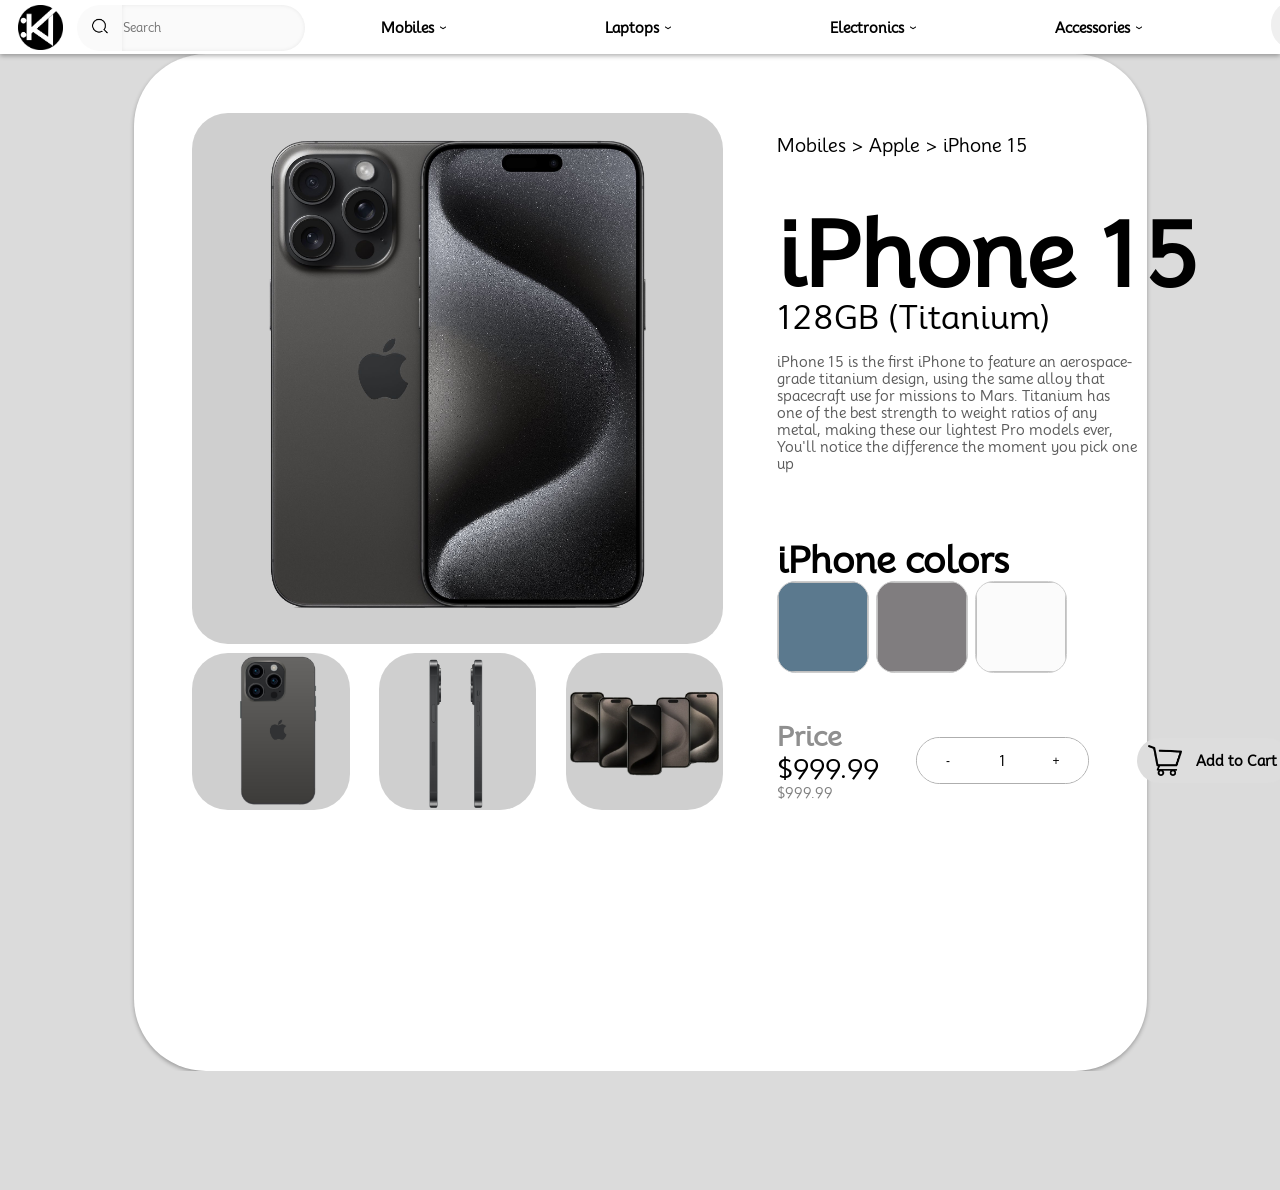
<file: item page/iphone15_item-page.html>
<!DOCTYPE html>

<html lang="en">
	<head>
		<meta charset="UTF-8">
		<meta name="viewport" content="width=device-width, initial-scale=0.9">
		<link rel="preconnect" href="https://fonts.googleapis.com">
		<link rel="preconnect" href="https://fonts.gstatic.com" crossorigin>
		<link href="https://fonts.googleapis.com/css2?family=Mooli&display=swap" rel="stylesheet">
		<link rel="stylesheet" href="item page.css">
		<meta charset="UTF-8">
		<title>Item page</title>
	</head>
	<body>
		<div class="navbar">
			<div class="left-navbar">
				<img src="images/KV-mart-logo.png" class="topbar-logo dontadddarkmode" onclick="window.open('../index.html', '_self')">
				<div class="searchbox-container">
					<button type="submit" class="searchbutton"><img src="images/searchlogo.png" class="searchicon"></button>
					<form id="search-form">
						<input class="searchbox" id="search-input" placeholder="Search">
	
					</form>
					
				</div>
			</div>
			<div class="mid-navbar">
				<div class="dropdown-box" onmouseleave="hidedropdown('mobiles', 'side-mobile');">
					<div class="dropdown-placeholder" onmouseenter="showdropdown('mobiles', 'side-mobile') ">
						<p class="placeholder-text">Mobiles</p>
						<p class="placeholder-arrow">‹</p>
					</div>
					<div class="mobiles-dropdowns-all">
						<div class="mobiles-dropdown">
							<p class="dropdown-title Mobiles-title">Mobiles</p>
							<div class="option-button" onclick="changingDropdown('mobiles', 'Apple', 'side-mobile')">
								<p class="option-text">Apple</p>
								<p class="option-arrow">‹</p>
							</div>
							<div class="option-button" onclick="changingDropdown('mobiles', 'Samsung', 'side-mobile')">
								<p class="option-text">Samsung</p>
								<p class="option-arrow">‹</p>
							</div>
							<div class="option-button" onclick="changingDropdown('mobiles', 'Xiaomi', 'side-mobile')">
								<p class="option-text">XiaoMi</p>
								<p class="option-arrow">‹</p>
							</div>
							<div class="option-button" onclick="changingDropdown('mobiles', 'Oneplus', 'side-mobile')">
								<p class="option-text">OnePlus</p>
								<p class="option-arrow">‹</p>
							</div>
							<div class="option-button" onclick="changingDropdown('mobiles', 'Nokia', 'side-mobile')">
								<p class="option-text">Nokia</p>
								<p class="option-arrow">‹</p>
							</div>
							<div class="option-button" onclick="changingDropdown('mobiles', 'Huawei', 'side-mobile')">
								<p class="option-text">Huawei</p>
								<p class="option-arrow">‹</p>
							</div>
							<div class="option-button" onclick="changingDropdown('mobiles', 'Oppo', 'side-mobile')">
								<p class="option-text">Oppo</p>
								<p class="option-arrow">‹</p>
							</div>
						</div>
						<div class="side-mobile-dropdown side-dropdown">
							
						</div>		
						<div class="hidden-dropdowns hidden-dropdowns-mobiles">
							<div class="Apple-dropdown">
								<div class="upper-sidemenu">
									<button class="back-arrow" onclick="dropdownreturn('mobiles')">‹</button>
									<p class="dropdown-title side-title">Apple</p>
								</div>
								
								<div class="option-button no-arrow mobile" onclick="window.open('../item page/iphone15_item-page.html', '_self')">
									<p class="option-text mobile-text">iPhone 15</p>
								</div>
								<div class="option-button no-arrow mobile" onclick="window.open('../item page/iphone14_item-page.html', '_self')">
									<p class="option-text mobile-text">iPhone 14</p>
								</div>
								<div class="option-button no-arrow mobile" onclick="window.open('../item page/iphone13_item-page.html', '_self')">
									<p class="option-text mobile-text">iPhone 13</p>
								</div>
								<div class="option-button no-arrow mobile" onclick="window.open('../item page/iphone12_item-page.html', '_self')">
									<p class="option-text mobile-text">iPhone 12</p>
								</div>
								<div class="option-button no-arrow mobile" onclick="window.open('../item page/iphone11_item-page.html', '_self')">
									<p class="option-text mobile-text">iPhone 11</p>
								</div>
							</div>
							<div class="Samsung-dropdown">
								<div class="upper-sidemenu">
									<button class="back-arrow" onclick="dropdownreturn('mobiles')">‹</button>
									<p class="dropdown-title side-title">Samsung</p>
								</div>
								<div class="option-button no-arrow mobile">
									<p class="option-text mobile-text">Galaxy Z Fold 5</p>
								</div>
								<div class="option-button no-arrow mobile">
									<p class="option-text mobile-text">Galaxy S24 Ultra</p>
								</div>
								<div class="option-button no-arrow mobile ">
									<p class="option-text mobile-text">Galaxy Note 22</p>
								</div>
								<div class="option-button no-arrow mobile">
									<p class="option-text mobile-text">Galaxy Z Flip 6</p>
								</div>
								<div class="option-button no-arrow mobile">
									<p class="option-text mobile-text">Galaxy S22+</p>
								</div>
							</div>
							<div class="Xiaomi-dropdown">
								<div class="upper-sidemenu">
									<button class="back-arrow" onclick="dropdownreturn('mobiles')">‹</button>
									<p class="dropdown-title side-title">Xiaomi</p>
								</div>
								<div class="option-button no-arrow mobile">
									<p class="option-text mobile-text">Mi 12 Pro</p>
								</div>
								<div class="option-button no-arrow mobile">
									<p class="option-text mobile-text">Redmi K50 Pro</p>
								</div>
								<div class="option-button no-arrow mobile ">
									<p class="option-text mobile-text">Mi Note 12</p>
								</div>
								<div class="option-button no-arrow mobile">
									<p class="option-text mobile-text">Poco F5</p>
								</div>
								<div class="option-button no-arrow mobile">
									<p class="option-text mobile-text">Redmi Note 11</p>
								</div>
							</div>
							<div class="Oneplus-dropdown">
								<div class="upper-sidemenu">
									<button class="back-arrow" onclick="dropdownreturn('mobiles')">‹</button>
									<p class="dropdown-title side-title">OnePlus</p>
								</div>
								<div class="option-button no-arrow mobile">
									<p class="option-text mobile-text">OnePlus 10 Pro</p>
								</div>
								<div class="option-button no-arrow mobile">
									<p class="option-text mobile-text">OnePlus Nord 3</p>
								</div>
								<div class="option-button no-arrow mobile ">
									<p class="option-text mobile-text">OnePlus 9RT</p>
								</div>
								<div class="option-button no-arrow mobile">
									<p class="option-text mobile-text">OnePlus 8T</p>
								</div>
								<div class="option-button no-arrow mobile">
									<p class="option-text mobile-text">OnePlus 7 Pro</p>
								</div>
							</div>
							<div class="Nokia-dropdown">
								<div class="upper-sidemenu">
									<button class="back-arrow" onclick="dropdownreturn('mobiles')">‹</button>
									<p class="dropdown-title side-title">Nokia</p>
								</div>
								<div class="option-button no-arrow mobile">
									<p class="option-text mobile-text">Nokia G50</p>
								</div>
								<div class="option-button no-arrow mobile">
									<p class="option-text mobile-text">Nokia X100</p>
								</div>
								<div class="option-button no-arrow mobile ">
									<p class="option-text mobile-text">Nokia C30</p>
								</div>
								<div class="option-button no-arrow mobile">
									<p class="option-text mobile-text">Nokia 9.3 PureView</p>
								</div>
								<div class="option-button no-arrow mobile">
									<p class="option-text mobile-text">Nokia 8.4 5G</p>
								</div>
							</div>
							<div class="Huawei-dropdown">
								<div class="upper-sidemenu">
									<button class="back-arrow" onclick="dropdownreturn('mobiles')">‹</button>
									<p class="dropdown-title side-title">Huawei</p>
								</div>
								<div class="option-button no-arrow mobile">
									<p class="option-text mobile-text">Huawei P50 Pro</p>
								</div>
								<div class="option-button no-arrow mobile">
									<p class="option-text mobile-text">Huawei Nova 8 Pro</p>
								</div>
								<div class="option-button no-arrow mobile ">
									<p class="option-text mobile-text">Huawei Mate 50</p>
								</div>
								<div class="option-button no-arrow mobile">
									<p class="option-text mobile-text">Huawei Nova 7i</p>
								</div>
								<div class="option-button no-arrow mobile">
									<p class="option-text mobile-text">Huawei Enjoy 20 Pro</p>
								</div>
							</div>
							<div class="Oppo-dropdown">
								<div class="upper-sidemenu">
									<button class="back-arrow" onclick="dropdownreturn('mobiles')">‹</button>
									<p class="dropdown-title side-title">Oppo</p>
								</div>
								<div class="option-button no-arrow mobile">
									<p class="option-text mobile-text">Oppo Find X5 Pro</p>
								</div>
								<div class="option-button no-arrow mobile">
									<p class="option-text mobile-text">Oppo Reno 7 Pro</p>
								</div>
								<div class="option-button no-arrow mobile ">
									<p class="option-text mobile-text">Oppo A95 5G</p>
								</div>
								<div class="option-button no-arrow mobile">
									<p class="option-text mobile-text">Oppo A75</p>
								</div>
								<div class="option-button no-arrow mobile">
									<p class="option-text mobile-text">Oppo A54s</p>
								</div>
							</div>
						</div>
								
					</div>
					
				</div>
				<div class="dropdown-box" onmouseleave="hidedropdown('laptops', 'side-laptop');">
					<div class="dropdown-placeholder" onmouseover="showdropdown('laptops', 'side-laptop') ">
						<p class="placeholder-text">Laptops</p>
						<p class="placeholder-arrow">‹</p>
					</div>
					<div class="laptops-dropdowns-all">
						<div class="laptops-dropdown-hidden laptops-dropdown">
							<p class="dropdown-title laptops-title">Laptops</p>
							<div class="option-button" onclick="changingDropdown('laptops', 'Applel', 'side-laptop')">
								<p class="option-text">Apple</p>
								<p class="option-arrow">‹</p>
							</div>
							<div class="option-button" onclick="changingDropdown('laptops', 'Lenovo', 'side-laptop')">
								<p class="option-text">Lenovo</p>
								<p class="option-arrow">‹</p>
							</div>
							<div class="option-button" onclick="changingDropdown('laptops', 'Acer', 'side-laptop')">
								<p class="option-text">Acer</p>
								<p class="option-arrow">‹</p>
							</div>
							<div class="option-button" onclick="changingDropdown('laptops', 'HP', 'side-laptop')">
								<p class="option-text">HP</p>
								<p class="option-arrow">‹</p>
							</div>
							<div class="option-button" onclick="changingDropdown('laptops', 'Dell', 'side-laptop')">
								<p class="option-text">Dell</p>
								<p class="option-arrow">‹</p>
							</div>
							<div class="option-button" onclick="changingDropdown('laptops', 'Microsoft', 'side-laptop')">
								<p class="option-text">Microsoft</p>
								<p class="option-arrow">‹</p>
							</div>
							<div class="option-button" onclick="changingDropdown('laptops', 'MSI', 'side-laptop')">
								<p class="option-text">MSI</p>
								<p class="option-arrow">‹</p>
							</div>
						</div>
						<div class="side-laptop-dropdown side-dropdown">
							
						</div>		
						<div class="hidden-dropdowns hidden-dropdowns-laptops">
							<div class="Applel-dropdown">
								<div class="upper-sidemenu">
									<button class="back-arrow" onclick="dropdownreturn('laptops')">‹</button>
									<p class="dropdown-title side-title">Apple</p>
								</div>
								
								<div class="option-button no-arrow laptop">
									<p class="option-text laptop-text">MacBook Pro 16-inch</p>
								</div>
								<div class="option-button no-arrow laptop">
									<p class="option-text laptop-text">MacBook Pro 14-inch</p>
								</div>
								<div class="option-button no-arrow laptop">
									<p class="option-text laptop-text">MacBook Air M2</p>
								</div>
								<div class="option-button no-arrow laptop">
									<p class="option-text laptop-text">MacBook Pro M2</p>
								</div>
								<div class="option-button no-arrow laptop">
									<p class="option-text laptop-text">MacBook Pro M1</p>
								</div>
							</div>
							<div class="Lenovo-dropdown">
								<div class="upper-sidemenu">
									<button class="back-arrow" onclick="dropdownreturn('laptops')">‹</button>
									<p class="dropdown-title side-title">Lenovo</p>
								</div>
								<div class="option-button no-arrow laptop">
									<p class="option-text laptop-text">ThinkPad X1 Carbon Gen 11</p>
								</div>
								<div class="option-button no-arrow laptop">
									<p class="option-text laptop-text">IdeaPad 6 Pro</p>
								</div>
								<div class="option-button no-arrow laptop">
									<p class="option-text laptop-text">Yoga 8 Pro</p>
								</div>
								<div class="option-button no-arrow laptop">
									<p class="option-text laptop-text">Legion 8i</p>
								</div>
								<div class="option-button no-arrow laptop">
									<p class="option-text laptop-text">ThinkBook 9</p>
								</div>
							</div>
							<div class="Acer-dropdown">
								<div class="upper-sidemenu">
									<button class="back-arrow" onclick="dropdownreturn('laptops')">‹</button>
									<p class="dropdown-title side-title">Acer</p>
								</div>
								<div class="option-button no-arrow laptop">
									<p class="option-text laptop-text">Aspire 14T Pro</p>
								</div>
								<div class="option-button no-arrow laptop">
									<p class="option-text laptop-text">Predator X1</p>
								</div>
								<div class="option-button no-arrow laptop">
									<p class="option-text laptop-text">Nitro 15S</p>
								</div>
								<div class="option-button no-arrow laptop">
									<p class="option-text laptop-text">Swift 8X</p>
								</div>
								<div class="option-button no-arrow laptop">
									<p class="option-text laptop-text">ConceptD 7</p>
								</div>
							</div>
							<div class="HP-dropdown">
								<div class="upper-sidemenu">
									<button class="back-arrow" onclick="dropdownreturn('laptops')">‹</button>
									<p class="dropdown-title side-title">HP</p>
								</div>
								<div class="option-button no-arrow laptop">
									<p class="option-text laptop-text">Spectre x360 15T</p>
								</div>
								<div class="option-button no-arrow laptop">
									<p class="option-text laptop-text">Envy 14Z</p>
								</div>
								<div class="option-button no-arrow laptop">
									<p class="option-text laptop-text">Pavilion 15R</p>
								</div>
								<div class="option-button no-arrow laptop">
									<p class="option-text laptop-text">Omen 17T</p>
								</div>
								<div class="option-button no-arrow laptop">
									<p class="option-text laptop-text">ProBook 450 G8</p>
								</div>
							</div>
							<div class="Dell-dropdown">
								<div class="upper-sidemenu">
									<button class="back-arrow" onclick="dropdownreturn('laptops')">‹</button>
									<p class="dropdown-title side-title">Dell</p>
								</div>
								<div class="option-button no-arrow laptop">
									<p class="option-text laptop-text">XPS 15 2023</p>
								</div>
								<div class="option-button no-arrow laptop">
									<p class="option-text laptop-text">Inspiron 14 2023</p>
								</div>
								<div class="option-button no-arrow laptop">
									<p class="option-text laptop-text">Alienware M17 2023</p>
								</div>
								<div class="option-button no-arrow laptop">
									<p class="option-text laptop-text">G5 Gaming 2023</p>
								</div>
								<div class="option-button no-arrow laptop">
									<p class="option-text laptop-text">Latitude 9420</p>
								</div>
							</div>
							<div class="Microsoft-dropdown">
								<div class="upper-sidemenu">
									<button class="back-arrow" onclick="dropdownreturn('laptops')">‹</button>
									<p class="dropdown-title side-title">Microsoft</p>
								</div>
								<div class="option-button no-arrow laptop">
									<p class="option-text laptop-text">Surface Laptop 5</p>
								</div>
								<div class="option-button no-arrow laptop">
									<p class="option-text laptop-text">Surface Book 4</p>
								</div>
								<div class="option-button no-arrow laptop">
									<p class="option-text laptop-text">Surface Pro 8</p>
								</div>
								<div class="option-button no-arrow laptop">
									<p class="option-text laptop-text">Surface Go 3</p>
								</div>
								<div class="option-button no-arrow laptop">
									<p class="option-text laptop-text">Surface Laptop Go 2</p>
								</div>
							</div>
							<div class="MSI-dropdown">
								<div class="upper-sidemenu">
									<button class="back-arrow" onclick="dropdownreturn('laptops')">‹</button>
									<p class="dropdown-title side-title">MSI</p>
								</div>
								<div class="option-button no-arrow laptop">
									<p class="option-text laptop-text">MSI GS66 Stealth</p>
								</div>
								<div class="option-button no-arrow laptop">
									<p class="option-text laptop-text">MSI GE76 Raider</p>
								</div>
								<div class="option-button no-arrow laptop ">
									<p class="option-text laptop-text">MSI GP66 Leopard</p>
								</div>
								<div class="option-button no-arrow laptop">
									<p class="option-text laptop-text">MSI GF65 Thin</p>
								</div>
								<div class="option-button no-arrow laptop">
									<p class="option-text laptop-text">MSI Prestige 14</p>
								</div>
							</div>
						</div>
							
					</div>
					
				</div>
				<div class="dropdown-box" onmouseleave="hidedropdown('electronics', 'side-electronic');">
					<div class="dropdown-placeholder" onmouseover="showdropdown('electronics', 'side-electronic') ">
						<p class="placeholder-text">Electronics</p>
						<p class="placeholder-arrow">‹</p>
					</div>
					<div class="electronics-dropdowns-all">
						<div class="electronics-dropdown-hidden electronics-dropdown">
							<p class="dropdown-title electronics-title">Electronics</p>
							<div class="option-button" onclick="changingDropdown('electronics', 'Tablet', 'side-electronic')">
								<p class="option-text">Tablets</p>
								<p class="option-arrow">‹</p>
							</div>
							<div class="option-button" onclick="changingDropdown('electronics', 'Headphone', 'side-electronic')">
								<p class="option-text">Headphones</p>
								<p class="option-arrow">‹</p>
							</div>
							<div class="option-button" onclick="changingDropdown('electronics', 'Mouse', 'side-electronic')">
								<p class="option-text">Mouse</p>
								<p class="option-arrow">‹</p>
							</div>
							<div class="option-button" onclick="changingDropdown('electronics', 'Microphone', 'side-electronic')">
								<p class="option-text">Microphones</p>
								<p class="option-arrow">‹</p>
							</div>
							<div class="option-button" onclick="changingDropdown('electronics', 'Keyboard', 'side-electronic')">
								<p class="option-text">Keyboards</p>
								<p class="option-arrow">‹</p>
							</div>
							<div class="option-button" onclick="changingDropdown('electronics', 'Monitor', 'side-electronic')">
								<p class="option-text">Monitors</p>
								<p class="option-arrow">‹</p>
							</div>
							<div class="option-button" onclick="changingDropdown('electronics', 'Speaker', 'side-electronic')">
								<p class="option-text">Speakers</p>
								<p class="option-arrow">‹</p>
							</div>
							
						</div>
						<div class="side-electronic-dropdown side-dropdown">
							
						</div>		
						<div class="hidden-dropdowns hidden-dropdowns-electronics">
							<div class="Tablet-dropdown">
								<div class="upper-sidemenu">
									<button class="back-arrow" onclick="dropdownreturn('electronics')">‹</button>
									<p class="dropdown-title side-title">Tablets</p>
								</div>
						
								<div class="option-button no-arrow electronic">
									<p class="option-text electronic-text">iPad Pro 12.9-inch (2023)</p>
								</div>
								<div class="option-button no-arrow electronic">
									<p class="option-text electronic-text">Galaxy Tab S8 Ultra</p>
								</div>
								<div class="option-button no-arrow electronic">
									<p class="option-text electronic-text">Surface Pro 9</p>
								</div>
								<div class="option-button no-arrow electronic">
									<p class="option-text electronic-text">Pixel Slate 3</p>
								</div>
								<div class="option-button no-arrow electronic">
									<p class="option-text electronic-text">Kindle Fire HD 10</p>
								</div>
							</div>
							<div class="Headphone-dropdown">
								<div class="upper-sidemenu">
									<button class="back-arrow" onclick="dropdownreturn('electronics')">‹</button>
									<p class="dropdown-title side-title">Headphones</p>
								</div>
								<div class="option-button no-arrow electronic">
									<p class="option-text electronic-text">Sony WH-1000XM5</p>
								</div>
								<div class="option-button no-arrow electronic">
									<p class="option-text electronic-text">Bose QuietComfort 45</p>
								</div>
								<div class="option-button no-arrow electronic">
									<p class="option-text electronic-text">Beats Studio Buds Pro</p>
								</div>
								<div class="option-button no-arrow electronic">
									<p class="option-text electronic-text">JBL Quantum 800</p>
								</div>
								<div class="option-button no-arrow electronic">
									<p class="option-text electronic-text">Sennheiser HD 660 S</p>
								</div>
							</div>
							<div class="Mouse-dropdown">
								<div class="upper-sidemenu">
									<button class="back-arrow" onclick="dropdownreturn('electronics')">‹</button>
									<p class="dropdown-title side-title">Mouse</p>
								</div>
								<div class="option-button no-arrow electronic">
									<p class="option-text electronic-text">ASUS ROG Gladius III</p>
								</div>
								<div class="option-button no-arrow electronic">
									<p class="option-text electronic-text">Razer DeathAdder V2</p>
								</div>
								<div class="option-button no-arrow electronic">
									<p class="option-text electronic-text">Alienware AW610M</p>
								</div>
								<div class="option-button no-arrow electronic">
									<p class="option-text electronic-text">MSI Clutch GM41</p>
								</div>
								<div class="option-button no-arrow electronic">
									<p class="option-text electronic-text">Logitech G Pro X Superlight</p>
								</div>
							</div>
							<div class="Microphone-dropdown">
								<div class="upper-sidemenu">
									<button class="back-arrow" onclick="dropdownreturn('electronics')">‹</button>
									<p class="dropdown-title side-title">Microphones</p>
								</div>
								<div class="option-button no-arrow electronic">
									<p class="option-text electronic-text">Blue Yeti X</p>
								</div>
								<div class="option-button no-arrow electronic">
									<p class="option-text electronic-text">Audio-Technica AT2020</p>
								</div>
								<div class="option-button no-arrow electronic">
									<p class="option-text electronic-text">Shure MV7</p>
								</div>
								<div class="option-button no-arrow electronic">
									<p class="option-text electronic-text">Rode NT-USB Mini</p>
								</div>
								<div class="option-button no-arrow electronic">
									<p class="option-text electronic-text">Samson Q2U</p>
								</div>
							</div>
							<div class="Keyboard-dropdown">
								<div class="upper-sidemenu">
									<button class="back-arrow" onclick="dropdownreturn('electronics')">‹</button>
									<p class="dropdown-title side-title">Keyboards</p>
								</div>
								<div class="option-button no-arrow electronic">
									<p class="option-text electronic-text">Logitech G Pro X</p>
								</div>
								<div class="option-button no-arrow electronic">
									<p class="option-text electronic-text">Razer Huntsman Elite</p>
								</div>
								<div class="option-button no-arrow electronic">
									<p class="option-text electronic-text">SteelSeries Apex Pro</p>
								</div>
								<div class="option-button no-arrow electronic">
									<p class="option-text electronic-text">Fantech MK855</p>
								</div>
								<div class="option-button no-arrow electronic">
									<p class="option-text electronic-text">Corsair K95 RGB Platinum XT</p>
								</div>
							</div>
							<div class="Monitor-dropdown">
								<div class="upper-sidemenu">
									<button class="back-arrow" onclick="dropdownreturn('electronics')">‹</button>
									<p class="dropdown-title side-title">Monitors</p>
								</div>
								<div class="option-button no-arrow electronic">
									<p class="option-text electronic-text">LG OLED C1</p>
								</div>
								<div class="option-button no-arrow electronic">
									<p class="option-text electronic-text">ASUS ROG Swift PG279Q</p>
								</div>
								<div class="option-button no-arrow electronic">
									<p class="option-text electronic-text">Dell Ultrasharp U3219Q</p>
								</div>
								<div class="option-button no-arrow electronic">
									<p class="option-text electronic-text">Acer Predator X27</p>
								</div>
								<div class="option-button no-arrow electronic">
									<p class="option-text electronic-text">BenQ PD2700U</p>
								</div>
							</div>
							<div class="Speaker-dropdown">
								<div class="upper-sidemenu">
									<button class="back-arrow" onclick="dropdownreturn('electronics')">‹</button>
									<p class="dropdown-title side-title">Speakers</p>
								</div>
								<div class="option-button no-arrow electronic">
									<p class="option-text electronic-text">Sonos One</p>
								</div>
								<div class="option-button no-arrow electronic">
									<p class="option-text electronic-text">Bose SoundLink Revolve</p>
								</div>
								<div class="option-button no-arrow electronic ">
									<p class="option-text electronic-text">JBL Flip 5</p>
								</div>
								<div class="option-button no-arrow electronic">
									<p class="option-text electronic-text">Sony SRS-X9</p>
								</div>
								<div class="option-button no-arrow electronic">
									<p class="option-text electronic-text">KEF LS50 Wireless</p>
								</div>
							</div>					
						</div>
						
							
					</div>
					
				</div>
				<div class="dropdown-box" onmouseleave="hidedropdown('accessories', 'side-accessory');">
					<div class="dropdown-placeholder" onmouseover="showdropdown('accessories', 'side-accessory') ">
						<p class="placeholder-text">Accessories</p>
						<p class="placeholder-arrow">‹</p>
					</div>
					<div class="accessories-dropdowns-all">
						<div class="accessories-dropdown-hidden accessories-dropdown">
							<p class="dropdown-title accessories-title">Accessories</p>
							<div class="option-button no-arrow">
								<p class="option-text">Smart Watches</p>
							</div>
							<div class="option-button no-arrow">
								<p class="option-text">Stylus Pens</p>
							</div>
							<div class="option-button no-arrow">
								<p class="option-text">EarBuds</p>
							</div>
							<div class="option-button no-arrow">
								<p class="option-text">Webcams</p>
							</div>
							<div class="option-button no-arrow">
								<p class="option-text">Tripods</p>
							</div>
							<div class="option-button no-arrow">
								<p class="option-text">Printers</p>
							</div>
							<div class="option-button no-arrow">
								<p class="option-text">Dash Cams</p>
							</div>
							
						</div>
		
					</div>
					
				</div>
			</div>
			<div class="right-navbar">
				<div class="cartbutton-container" onclick="window.open('../cartpage/cartpage.html', '_self')">
					<button class="cartbutton">
						<img src="images/cartimg.png" class="carticon">
					</button>
				</div>
				<button onclick="window.open('../iteventposter/iteventposter.html', '_self')">
					<p class="option-text"><strong>IT</strong></p>
				</button>
				<div class="dropdown-box" style="justify-content: center;" onmouseleave="hidedropdown('profile');">
					<div class="dropdown-placeholder" onmouseenter="showdropdown('profile') ">
						<button class="profilebutton">
							<img src="images/profileimg.png" class="profileicon">
						</button>
					</div>
	
					<div class="profile-dropdowns-all">
						<div class="profile-dropdown">
							<p class="dropdown-title settings-title">Settings</p>
							<div class="option-button mode-switch-box">
								<p class="option-text">Mode</p>
								<div class="modetogglebutton-outsidebox" onclick="togglebuttontoggled()">
									<div class="modetogglebutton-insidebox"></div>
								</div>
							</div>
	
						</div>		
					</div>	
				</div>
			</div>
	
	
			
		</div>
		<div class="itembox">
			<div class="itempages">
				<div class="iteminfo">
					<div class="itemimages-grid">
						<img src="images/iphone15img.png" class="itemlargeimage">
						<div class="itemsmallerimages-grid">
							<img src="images/iphone15backimg.png" class="itemsmallerimages">
							<img src="images/iphone15sideimg.png" class="itemsmallerimages">
							<img src="images/iphone15manyimg.png" class="itemsmallerimages">
						</div>
					</div>
					<div class="itemdesc-grid">
						<div class="itempath">
							Mobiles	>	Apple	>	iPhone 15
						</div>
						<div class="itemabout-grid">
							<p class="itemname">iPhone 15</p>
							<p class="itemmodel">128GB (Titanium)</p>
							<p class="itemdescription">iPhone 15 is the first iPhone to feature an aerospace-grade titanium design, using the same alloy that spacecraft use for missions to Mars. Titanium has one of the best strength to weight ratios of any metal, making these our lightest Pro models ever, You'll notice the difference the moment you pick one up</p>
						</div>
						<div class="itemcoloroptions-grid">
							<p class="itemcolors-title">iPhone colors</p>
							<div class="itemcolors-grid">
								<div onclick="colorpicker('Blue Titanium')">
									<img class="colors" style="background-color: #5B798E;">
								</div>
								<div  onclick="colorpicker('Natural Titanium')">
									<img class="colors" style="background-color: #807D7F;">
								</div>
								<div onclick="colorpicker('White Titanium')">
									<img class="colors" style="background-color: #FBFBFB;">
								</div>
							</div>
						</div>
						<div class="itemcartoptions-grid">
							<div class="Price-grid">
								<p class="price-title">Price</p>
								<p class="final-price">$999.99</p>
								<p class="unit-price">$999.99</p>
							</div>
							<div class="quantity-edit">
								<button class="minus-button quantity-button" onclick="itemamountcalc(-1, 999.99)">-</button>
								<p class="quantity"></p>
								<button class="plus-button quantity-button" onclick="itemamountcalc(+1, 999.99)">+</button>
							</div>
							<div class="addcart-button-container">
									<button class="addcart-button" onclick="addtocarttoggle()">
										<img src="images/cartimg.png" class="addcartbutton-img">
										<p class="addtocart-text">Add to Cart</p>
									</button>
							</div>							
						</div>
					</div>
				</div>
				<div class="itemdetails">

				</div>
			</div>
		</div>
		<script src="item page.js">

		</script>
	<div class="hidden-content">
		<div class="addedtocart-button-hidden">
			<p class="checkmark-cartbutton">&#10003;</p>
			<p class="addedtocart-text">Added to Cart</p>
		</div>
		<div class="addtocart-button-hidden">
			<img src="images/cartimg.png" class="addcartbutton-img">
			<p class="addtocart-text">Add to Cart</p>
		</div>
		<div class="itemcolor">Natural Titanium</div>
		<div class="category">Mobile</div>
	</div>
	</body>
</html>
</file>
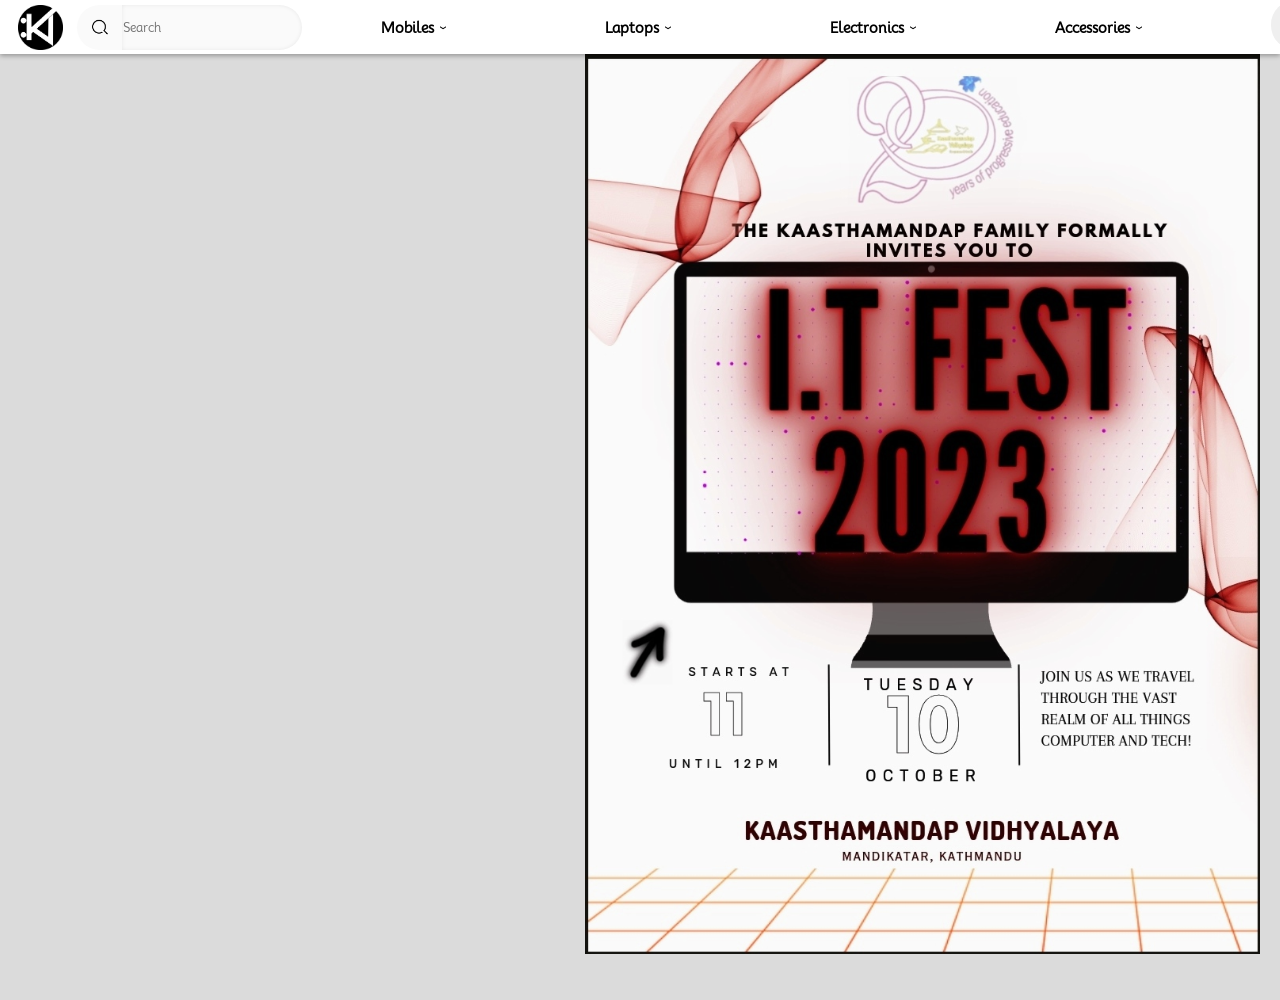
<file: iteventposter/iteventposter.html>
<html lang="en">
<head>
	<meta charset="UTF-8">
	<meta name="viewport" content="width=device-width, initial-scale=1.0">
	<link rel="preconnect" href="https://fonts.googleapis.com">
	<link rel="preconnect" href="https://fonts.gstatic.com" crossorigin>
	<link href="https://fonts.googleapis.com/css2?family=Mooli&display=swap" rel="stylesheet">
	<link rel="stylesheet" href="iteventposter.css">
	<title>Document</title>
</head>
<body>
	<div class="navbar">
		<div class="left-navbar">
			<img src="images/KV-mart-logo.png" class="topbar-logo dontadddarkmode" onclick="window.open('../index.html', '_self')">
			<div class="searchbox-container">
				<button type="submit" class="searchbutton"><img src="images/searchlogo.png" class="searchicon"></button>
				<form id="search-form">
					<input class="searchbox" id="search-input" placeholder="Search">

				</form>
				
			</div>
		</div>
		<div class="mid-navbar">
			<div class="dropdown-box" onmouseleave="hidedropdown('mobiles', 'side-mobile');">
				<div class="dropdown-placeholder" onmouseenter="showdropdown('mobiles', 'side-mobile') ">
					<p class="placeholder-text">Mobiles</p>
					<p class="placeholder-arrow">‹</p>
				</div>
				<div class="mobiles-dropdowns-all">
					<div class="mobiles-dropdown">
						<p class="dropdown-title Mobiles-title">Mobiles</p>
						<div class="option-button" onclick="changingDropdown('mobiles', 'Apple', 'side-mobile')">
							<p class="option-text">Apple</p>
							<p class="option-arrow">‹</p>
						</div>
						<div class="option-button" onclick="changingDropdown('mobiles', 'Samsung', 'side-mobile')">
							<p class="option-text">Samsung</p>
							<p class="option-arrow">‹</p>
						</div>
						<div class="option-button" onclick="changingDropdown('mobiles', 'Xiaomi', 'side-mobile')">
							<p class="option-text">XiaoMi</p>
							<p class="option-arrow">‹</p>
						</div>
						<div class="option-button" onclick="changingDropdown('mobiles', 'Oneplus', 'side-mobile')">
							<p class="option-text">OnePlus</p>
							<p class="option-arrow">‹</p>
						</div>
						<div class="option-button" onclick="changingDropdown('mobiles', 'Nokia', 'side-mobile')">
							<p class="option-text">Nokia</p>
							<p class="option-arrow">‹</p>
						</div>
						<div class="option-button" onclick="changingDropdown('mobiles', 'Huawei', 'side-mobile')">
							<p class="option-text">Huawei</p>
							<p class="option-arrow">‹</p>
						</div>
						<div class="option-button" onclick="changingDropdown('mobiles', 'Oppo', 'side-mobile')">
							<p class="option-text">Oppo</p>
							<p class="option-arrow">‹</p>
						</div>
					</div>
					<div class="side-mobile-dropdown side-dropdown">
						
					</div>		
					<div class="hidden-dropdowns hidden-dropdowns-mobiles">
						<div class="Apple-dropdown">
							<div class="upper-sidemenu">
								<button class="back-arrow" onclick="dropdownreturn('mobiles')">‹</button>
								<p class="dropdown-title side-title">Apple</p>
							</div>
							
							<div class="option-button no-arrow mobile" onclick="window.open('../item page/iphone15_item-page.html', '_self')">
								<p class="option-text mobile-text">iPhone 15</p>
							</div>
							<div class="option-button no-arrow mobile" onclick="window.open('../item page/iphone14_item-page.html', '_self')">
								<p class="option-text mobile-text">iPhone 14</p>
							</div>
							<div class="option-button no-arrow mobile" onclick="window.open('../item page/iphone13_item-page.html', '_self')">
								<p class="option-text mobile-text">iPhone 13</p>
							</div>
							<div class="option-button no-arrow mobile" onclick="window.open('../item page/iphone12_item-page.html', '_self')">
								<p class="option-text mobile-text">iPhone 12</p>
							</div>
							<div class="option-button no-arrow mobile" onclick="window.open('../item page/iphone11_item-page.html', '_self')">
								<p class="option-text mobile-text">iPhone 11</p>
							</div>
						</div>
						<div class="Samsung-dropdown">
							<div class="upper-sidemenu">
								<button class="back-arrow" onclick="dropdownreturn('mobiles')">‹</button>
								<p class="dropdown-title side-title">Samsung</p>
							</div>
							<div class="option-button no-arrow mobile">
								<p class="option-text mobile-text">Galaxy Z Fold 5</p>
							</div>
							<div class="option-button no-arrow mobile">
								<p class="option-text mobile-text">Galaxy S24 Ultra</p>
							</div>
							<div class="option-button no-arrow mobile ">
								<p class="option-text mobile-text">Galaxy Note 22</p>
							</div>
							<div class="option-button no-arrow mobile">
								<p class="option-text mobile-text">Galaxy Z Flip 6</p>
							</div>
							<div class="option-button no-arrow mobile">
								<p class="option-text mobile-text">Galaxy S22+</p>
							</div>
						</div>
						<div class="Xiaomi-dropdown">
							<div class="upper-sidemenu">
								<button class="back-arrow" onclick="dropdownreturn('mobiles')">‹</button>
								<p class="dropdown-title side-title">Xiaomi</p>
							</div>
							<div class="option-button no-arrow mobile">
								<p class="option-text mobile-text">Mi 12 Pro</p>
							</div>
							<div class="option-button no-arrow mobile">
								<p class="option-text mobile-text">Redmi K50 Pro</p>
							</div>
							<div class="option-button no-arrow mobile ">
								<p class="option-text mobile-text">Mi Note 12</p>
							</div>
							<div class="option-button no-arrow mobile">
								<p class="option-text mobile-text">Poco F5</p>
							</div>
							<div class="option-button no-arrow mobile">
								<p class="option-text mobile-text">Redmi Note 11</p>
							</div>
						</div>
						<div class="Oneplus-dropdown">
							<div class="upper-sidemenu">
								<button class="back-arrow" onclick="dropdownreturn('mobiles')">‹</button>
								<p class="dropdown-title side-title">OnePlus</p>
							</div>
							<div class="option-button no-arrow mobile">
								<p class="option-text mobile-text">OnePlus 10 Pro</p>
							</div>
							<div class="option-button no-arrow mobile">
								<p class="option-text mobile-text">OnePlus Nord 3</p>
							</div>
							<div class="option-button no-arrow mobile ">
								<p class="option-text mobile-text">OnePlus 9RT</p>
							</div>
							<div class="option-button no-arrow mobile">
								<p class="option-text mobile-text">OnePlus 8T</p>
							</div>
							<div class="option-button no-arrow mobile">
								<p class="option-text mobile-text">OnePlus 7 Pro</p>
							</div>
						</div>
						<div class="Nokia-dropdown">
							<div class="upper-sidemenu">
								<button class="back-arrow" onclick="dropdownreturn('mobiles')">‹</button>
								<p class="dropdown-title side-title">Nokia</p>
							</div>
							<div class="option-button no-arrow mobile">
								<p class="option-text mobile-text">Nokia G50</p>
							</div>
							<div class="option-button no-arrow mobile">
								<p class="option-text mobile-text">Nokia X100</p>
							</div>
							<div class="option-button no-arrow mobile ">
								<p class="option-text mobile-text">Nokia C30</p>
							</div>
							<div class="option-button no-arrow mobile">
								<p class="option-text mobile-text">Nokia 9.3 PureView</p>
							</div>
							<div class="option-button no-arrow mobile">
								<p class="option-text mobile-text">Nokia 8.4 5G</p>
							</div>
						</div>
						<div class="Huawei-dropdown">
							<div class="upper-sidemenu">
								<button class="back-arrow" onclick="dropdownreturn('mobiles')">‹</button>
								<p class="dropdown-title side-title">Huawei</p>
							</div>
							<div class="option-button no-arrow mobile">
								<p class="option-text mobile-text">Huawei P50 Pro</p>
							</div>
							<div class="option-button no-arrow mobile">
								<p class="option-text mobile-text">Huawei Nova 8 Pro</p>
							</div>
							<div class="option-button no-arrow mobile ">
								<p class="option-text mobile-text">Huawei Mate 50</p>
							</div>
							<div class="option-button no-arrow mobile">
								<p class="option-text mobile-text">Huawei Nova 7i</p>
							</div>
							<div class="option-button no-arrow mobile">
								<p class="option-text mobile-text">Huawei Enjoy 20 Pro</p>
							</div>
						</div>
						<div class="Oppo-dropdown">
							<div class="upper-sidemenu">
								<button class="back-arrow" onclick="dropdownreturn('mobiles')">‹</button>
								<p class="dropdown-title side-title">Oppo</p>
							</div>
							<div class="option-button no-arrow mobile">
								<p class="option-text mobile-text">Oppo Find X5 Pro</p>
							</div>
							<div class="option-button no-arrow mobile">
								<p class="option-text mobile-text">Oppo Reno 7 Pro</p>
							</div>
							<div class="option-button no-arrow mobile ">
								<p class="option-text mobile-text">Oppo A95 5G</p>
							</div>
							<div class="option-button no-arrow mobile">
								<p class="option-text mobile-text">Oppo A75</p>
							</div>
							<div class="option-button no-arrow mobile">
								<p class="option-text mobile-text">Oppo A54s</p>
							</div>
						</div>
					</div>
							
				</div>
				
			</div>
			<div class="dropdown-box" onmouseleave="hidedropdown('laptops', 'side-laptop');">
				<div class="dropdown-placeholder" onmouseover="showdropdown('laptops', 'side-laptop') ">
					<p class="placeholder-text">Laptops</p>
					<p class="placeholder-arrow">‹</p>
				</div>
				<div class="laptops-dropdowns-all">
					<div class="laptops-dropdown-hidden laptops-dropdown">
						<p class="dropdown-title laptops-title">Laptops</p>
						<div class="option-button" onclick="changingDropdown('laptops', 'Applel', 'side-laptop')">
							<p class="option-text">Apple</p>
							<p class="option-arrow">‹</p>
						</div>
						<div class="option-button" onclick="changingDropdown('laptops', 'Lenovo', 'side-laptop')">
							<p class="option-text">Lenovo</p>
							<p class="option-arrow">‹</p>
						</div>
						<div class="option-button" onclick="changingDropdown('laptops', 'Acer', 'side-laptop')">
							<p class="option-text">Acer</p>
							<p class="option-arrow">‹</p>
						</div>
						<div class="option-button" onclick="changingDropdown('laptops', 'HP', 'side-laptop')">
							<p class="option-text">HP</p>
							<p class="option-arrow">‹</p>
						</div>
						<div class="option-button" onclick="changingDropdown('laptops', 'Dell', 'side-laptop')">
							<p class="option-text">Dell</p>
							<p class="option-arrow">‹</p>
						</div>
						<div class="option-button" onclick="changingDropdown('laptops', 'Microsoft', 'side-laptop')">
							<p class="option-text">Microsoft</p>
							<p class="option-arrow">‹</p>
						</div>
						<div class="option-button" onclick="changingDropdown('laptops', 'MSI', 'side-laptop')">
							<p class="option-text">MSI</p>
							<p class="option-arrow">‹</p>
						</div>
					</div>
					<div class="side-laptop-dropdown side-dropdown">
						
					</div>		
					<div class="hidden-dropdowns hidden-dropdowns-laptops">
						<div class="Applel-dropdown">
							<div class="upper-sidemenu">
								<button class="back-arrow" onclick="dropdownreturn('laptops')">‹</button>
								<p class="dropdown-title side-title">Apple</p>
							</div>
							
							<div class="option-button no-arrow laptop">
								<p class="option-text laptop-text">MacBook Pro 16-inch</p>
							</div>
							<div class="option-button no-arrow laptop">
								<p class="option-text laptop-text">MacBook Pro 14-inch</p>
							</div>
							<div class="option-button no-arrow laptop">
								<p class="option-text laptop-text">MacBook Air M2</p>
							</div>
							<div class="option-button no-arrow laptop">
								<p class="option-text laptop-text">MacBook Pro M2</p>
							</div>
							<div class="option-button no-arrow laptop">
								<p class="option-text laptop-text">MacBook Pro M1</p>
							</div>
						</div>
						<div class="Lenovo-dropdown">
							<div class="upper-sidemenu">
								<button class="back-arrow" onclick="dropdownreturn('laptops')">‹</button>
								<p class="dropdown-title side-title">Lenovo</p>
							</div>
							<div class="option-button no-arrow laptop">
								<p class="option-text laptop-text">ThinkPad X1 Carbon Gen 11</p>
							</div>
							<div class="option-button no-arrow laptop">
								<p class="option-text laptop-text">IdeaPad 6 Pro</p>
							</div>
							<div class="option-button no-arrow laptop">
								<p class="option-text laptop-text">Yoga 8 Pro</p>
							</div>
							<div class="option-button no-arrow laptop">
								<p class="option-text laptop-text">Legion 8i</p>
							</div>
							<div class="option-button no-arrow laptop">
								<p class="option-text laptop-text">ThinkBook 9</p>
							</div>
						</div>
						<div class="Acer-dropdown">
							<div class="upper-sidemenu">
								<button class="back-arrow" onclick="dropdownreturn('laptops')">‹</button>
								<p class="dropdown-title side-title">Acer</p>
							</div>
							<div class="option-button no-arrow laptop">
								<p class="option-text laptop-text">Aspire 14T Pro</p>
							</div>
							<div class="option-button no-arrow laptop">
								<p class="option-text laptop-text">Predator X1</p>
							</div>
							<div class="option-button no-arrow laptop">
								<p class="option-text laptop-text">Nitro 15S</p>
							</div>
							<div class="option-button no-arrow laptop">
								<p class="option-text laptop-text">Swift 8X</p>
							</div>
							<div class="option-button no-arrow laptop">
								<p class="option-text laptop-text">ConceptD 7</p>
							</div>
						</div>
						<div class="HP-dropdown">
							<div class="upper-sidemenu">
								<button class="back-arrow" onclick="dropdownreturn('laptops')">‹</button>
								<p class="dropdown-title side-title">HP</p>
							</div>
							<div class="option-button no-arrow laptop">
								<p class="option-text laptop-text">Spectre x360 15T</p>
							</div>
							<div class="option-button no-arrow laptop">
								<p class="option-text laptop-text">Envy 14Z</p>
							</div>
							<div class="option-button no-arrow laptop">
								<p class="option-text laptop-text">Pavilion 15R</p>
							</div>
							<div class="option-button no-arrow laptop">
								<p class="option-text laptop-text">Omen 17T</p>
							</div>
							<div class="option-button no-arrow laptop">
								<p class="option-text laptop-text">ProBook 450 G8</p>
							</div>
						</div>
						<div class="Dell-dropdown">
							<div class="upper-sidemenu">
								<button class="back-arrow" onclick="dropdownreturn('laptops')">‹</button>
								<p class="dropdown-title side-title">Dell</p>
							</div>
							<div class="option-button no-arrow laptop">
								<p class="option-text laptop-text">XPS 15 2023</p>
							</div>
							<div class="option-button no-arrow laptop">
								<p class="option-text laptop-text">Inspiron 14 2023</p>
							</div>
							<div class="option-button no-arrow laptop">
								<p class="option-text laptop-text">Alienware M17 2023</p>
							</div>
							<div class="option-button no-arrow laptop">
								<p class="option-text laptop-text">G5 Gaming 2023</p>
							</div>
							<div class="option-button no-arrow laptop">
								<p class="option-text laptop-text">Latitude 9420</p>
							</div>
						</div>
						<div class="Microsoft-dropdown">
							<div class="upper-sidemenu">
								<button class="back-arrow" onclick="dropdownreturn('laptops')">‹</button>
								<p class="dropdown-title side-title">Microsoft</p>
							</div>
							<div class="option-button no-arrow laptop">
								<p class="option-text laptop-text">Surface Laptop 5</p>
							</div>
							<div class="option-button no-arrow laptop">
								<p class="option-text laptop-text">Surface Book 4</p>
							</div>
							<div class="option-button no-arrow laptop">
								<p class="option-text laptop-text">Surface Pro 8</p>
							</div>
							<div class="option-button no-arrow laptop">
								<p class="option-text laptop-text">Surface Go 3</p>
							</div>
							<div class="option-button no-arrow laptop">
								<p class="option-text laptop-text">Surface Laptop Go 2</p>
							</div>
						</div>
						<div class="MSI-dropdown">
							<div class="upper-sidemenu">
								<button class="back-arrow" onclick="dropdownreturn('laptops')">‹</button>
								<p class="dropdown-title side-title">MSI</p>
							</div>
							<div class="option-button no-arrow laptop">
								<p class="option-text laptop-text">MSI GS66 Stealth</p>
							</div>
							<div class="option-button no-arrow laptop">
								<p class="option-text laptop-text">MSI GE76 Raider</p>
							</div>
							<div class="option-button no-arrow laptop ">
								<p class="option-text laptop-text">MSI GP66 Leopard</p>
							</div>
							<div class="option-button no-arrow laptop">
								<p class="option-text laptop-text">MSI GF65 Thin</p>
							</div>
							<div class="option-button no-arrow laptop">
								<p class="option-text laptop-text">MSI Prestige 14</p>
							</div>
						</div>
					</div>
						
				</div>
				
			</div>
			<div class="dropdown-box" onmouseleave="hidedropdown('electronics', 'side-electronic');">
				<div class="dropdown-placeholder" onmouseover="showdropdown('electronics', 'side-electronic') ">
					<p class="placeholder-text">Electronics</p>
					<p class="placeholder-arrow">‹</p>
				</div>
				<div class="electronics-dropdowns-all">
					<div class="electronics-dropdown-hidden electronics-dropdown">
						<p class="dropdown-title electronics-title">Electronics</p>
						<div class="option-button" onclick="changingDropdown('electronics', 'Tablet', 'side-electronic')">
							<p class="option-text">Tablets</p>
							<p class="option-arrow">‹</p>
						</div>
						<div class="option-button" onclick="changingDropdown('electronics', 'Headphone', 'side-electronic')">
							<p class="option-text">Headphones</p>
							<p class="option-arrow">‹</p>
						</div>
						<div class="option-button" onclick="changingDropdown('electronics', 'Mouse', 'side-electronic')">
							<p class="option-text">Mouse</p>
							<p class="option-arrow">‹</p>
						</div>
						<div class="option-button" onclick="changingDropdown('electronics', 'Microphone', 'side-electronic')">
							<p class="option-text">Microphones</p>
							<p class="option-arrow">‹</p>
						</div>
						<div class="option-button" onclick="changingDropdown('electronics', 'Keyboard', 'side-electronic')">
							<p class="option-text">Keyboards</p>
							<p class="option-arrow">‹</p>
						</div>
						<div class="option-button" onclick="changingDropdown('electronics', 'Monitor', 'side-electronic')">
							<p class="option-text">Monitors</p>
							<p class="option-arrow">‹</p>
						</div>
						<div class="option-button" onclick="changingDropdown('electronics', 'Speaker', 'side-electronic')">
							<p class="option-text">Speakers</p>
							<p class="option-arrow">‹</p>
						</div>
						
					</div>
					<div class="side-electronic-dropdown side-dropdown">
						
					</div>		
					<div class="hidden-dropdowns hidden-dropdowns-electronics">
						<div class="Tablet-dropdown">
							<div class="upper-sidemenu">
								<button class="back-arrow" onclick="dropdownreturn('electronics')">‹</button>
								<p class="dropdown-title side-title">Tablets</p>
							</div>
					
							<div class="option-button no-arrow electronic">
								<p class="option-text electronic-text">iPad Pro 12.9-inch (2023)</p>
							</div>
							<div class="option-button no-arrow electronic">
								<p class="option-text electronic-text">Galaxy Tab S8 Ultra</p>
							</div>
							<div class="option-button no-arrow electronic">
								<p class="option-text electronic-text">Surface Pro 9</p>
							</div>
							<div class="option-button no-arrow electronic">
								<p class="option-text electronic-text">Pixel Slate 3</p>
							</div>
							<div class="option-button no-arrow electronic">
								<p class="option-text electronic-text">Kindle Fire HD 10</p>
							</div>
						</div>
						<div class="Headphone-dropdown">
							<div class="upper-sidemenu">
								<button class="back-arrow" onclick="dropdownreturn('electronics')">‹</button>
								<p class="dropdown-title side-title">Headphones</p>
							</div>
							<div class="option-button no-arrow electronic">
								<p class="option-text electronic-text">Sony WH-1000XM5</p>
							</div>
							<div class="option-button no-arrow electronic">
								<p class="option-text electronic-text">Bose QuietComfort 45</p>
							</div>
							<div class="option-button no-arrow electronic">
								<p class="option-text electronic-text">Beats Studio Buds Pro</p>
							</div>
							<div class="option-button no-arrow electronic">
								<p class="option-text electronic-text">JBL Quantum 800</p>
							</div>
							<div class="option-button no-arrow electronic">
								<p class="option-text electronic-text">Sennheiser HD 660 S</p>
							</div>
						</div>
						<div class="Mouse-dropdown">
							<div class="upper-sidemenu">
								<button class="back-arrow" onclick="dropdownreturn('electronics')">‹</button>
								<p class="dropdown-title side-title">Mouse</p>
							</div>
							<div class="option-button no-arrow electronic">
								<p class="option-text electronic-text">ASUS ROG Gladius III</p>
							</div>
							<div class="option-button no-arrow electronic">
								<p class="option-text electronic-text">Razer DeathAdder V2</p>
							</div>
							<div class="option-button no-arrow electronic">
								<p class="option-text electronic-text">Alienware AW610M</p>
							</div>
							<div class="option-button no-arrow electronic">
								<p class="option-text electronic-text">MSI Clutch GM41</p>
							</div>
							<div class="option-button no-arrow electronic">
								<p class="option-text electronic-text">Logitech G Pro X Superlight</p>
							</div>
						</div>
						<div class="Microphone-dropdown">
							<div class="upper-sidemenu">
								<button class="back-arrow" onclick="dropdownreturn('electronics')">‹</button>
								<p class="dropdown-title side-title">Microphones</p>
							</div>
							<div class="option-button no-arrow electronic">
								<p class="option-text electronic-text">Blue Yeti X</p>
							</div>
							<div class="option-button no-arrow electronic">
								<p class="option-text electronic-text">Audio-Technica AT2020</p>
							</div>
							<div class="option-button no-arrow electronic">
								<p class="option-text electronic-text">Shure MV7</p>
							</div>
							<div class="option-button no-arrow electronic">
								<p class="option-text electronic-text">Rode NT-USB Mini</p>
							</div>
							<div class="option-button no-arrow electronic">
								<p class="option-text electronic-text">Samson Q2U</p>
							</div>
						</div>
						<div class="Keyboard-dropdown">
							<div class="upper-sidemenu">
								<button class="back-arrow" onclick="dropdownreturn('electronics')">‹</button>
								<p class="dropdown-title side-title">Keyboards</p>
							</div>
							<div class="option-button no-arrow electronic">
								<p class="option-text electronic-text">Logitech G Pro X</p>
							</div>
							<div class="option-button no-arrow electronic">
								<p class="option-text electronic-text">Razer Huntsman Elite</p>
							</div>
							<div class="option-button no-arrow electronic">
								<p class="option-text electronic-text">SteelSeries Apex Pro</p>
							</div>
							<div class="option-button no-arrow electronic">
								<p class="option-text electronic-text">Fantech MK855</p>
							</div>
							<div class="option-button no-arrow electronic">
								<p class="option-text electronic-text">Corsair K95 RGB Platinum XT</p>
							</div>
						</div>
						<div class="Monitor-dropdown">
							<div class="upper-sidemenu">
								<button class="back-arrow" onclick="dropdownreturn('electronics')">‹</button>
								<p class="dropdown-title side-title">Monitors</p>
							</div>
							<div class="option-button no-arrow electronic">
								<p class="option-text electronic-text">LG OLED C1</p>
							</div>
							<div class="option-button no-arrow electronic">
								<p class="option-text electronic-text">ASUS ROG Swift PG279Q</p>
							</div>
							<div class="option-button no-arrow electronic">
								<p class="option-text electronic-text">Dell Ultrasharp U3219Q</p>
							</div>
							<div class="option-button no-arrow electronic">
								<p class="option-text electronic-text">Acer Predator X27</p>
							</div>
							<div class="option-button no-arrow electronic">
								<p class="option-text electronic-text">BenQ PD2700U</p>
							</div>
						</div>
						<div class="Speaker-dropdown">
							<div class="upper-sidemenu">
								<button class="back-arrow" onclick="dropdownreturn('electronics')">‹</button>
								<p class="dropdown-title side-title">Speakers</p>
							</div>
							<div class="option-button no-arrow electronic">
								<p class="option-text electronic-text">Sonos One</p>
							</div>
							<div class="option-button no-arrow electronic">
								<p class="option-text electronic-text">Bose SoundLink Revolve</p>
							</div>
							<div class="option-button no-arrow electronic ">
								<p class="option-text electronic-text">JBL Flip 5</p>
							</div>
							<div class="option-button no-arrow electronic">
								<p class="option-text electronic-text">Sony SRS-X9</p>
							</div>
							<div class="option-button no-arrow electronic">
								<p class="option-text electronic-text">KEF LS50 Wireless</p>
							</div>
						</div>					
					</div>
					
						
				</div>
				
			</div>
			<div class="dropdown-box" onmouseleave="hidedropdown('accessories', 'side-accessory');">
				<div class="dropdown-placeholder" onmouseover="showdropdown('accessories', 'side-accessory') ">
					<p class="placeholder-text">Accessories</p>
					<p class="placeholder-arrow">‹</p>
				</div>
				<div class="accessories-dropdowns-all">
					<div class="accessories-dropdown-hidden accessories-dropdown">
						<p class="dropdown-title accessories-title">Accessories</p>
						<div class="option-button no-arrow">
							<p class="option-text">Smart Watches</p>
						</div>
						<div class="option-button no-arrow">
							<p class="option-text">Stylus Pens</p>
						</div>
						<div class="option-button no-arrow">
							<p class="option-text">EarBuds</p>
						</div>
						<div class="option-button no-arrow">
							<p class="option-text">Webcams</p>
						</div>
						<div class="option-button no-arrow">
							<p class="option-text">Tripods</p>
						</div>
						<div class="option-button no-arrow">
							<p class="option-text">Printers</p>
						</div>
						<div class="option-button no-arrow">
							<p class="option-text">Dash Cams</p>
						</div>
						
					</div>
	
				</div>
				
			</div>
		</div>
		<div class="right-navbar">
			<div class="cartbutton-container" onclick="window.open('../cartpage/cartpage.html', '_self')">
				<button class="cartbutton">
					<img src="images/cartimg.png" class="carticon">
				</button>
			</div>
			<button onclick="window.open('../iteventposter/iteventposter.html', '_self')">
				<p class="option-text"><strong>IT</strong></p>
			</button>
			<div class="dropdown-box" style="justify-content: center;" onmouseleave="hidedropdown('profile');">
				<div class="dropdown-placeholder" onmouseenter="showdropdown('profile') ">
					<button class="profilebutton">
						<img src="images/profileimg.png" class="profileicon">
					</button>
				</div>

				<div class="profile-dropdowns-all">
					<div class="profile-dropdown">
						<p class="dropdown-title settings-title">Settings</p>
						<div class="option-button mode-switch-box">
							<p class="option-text">Mode</p>
							<div class="modetogglebutton-outsidebox" onclick="togglebuttontoggled()">
								<div class="modetogglebutton-insidebox"></div>
							</div>
						</div>

					</div>		
				</div>	
			</div>
		</div>


		
	</div>
	<img src="images/poster.jpg" class="posterbackground">
	<script src="iteventposter.js">
	</script>
</body>
</html>
</file>
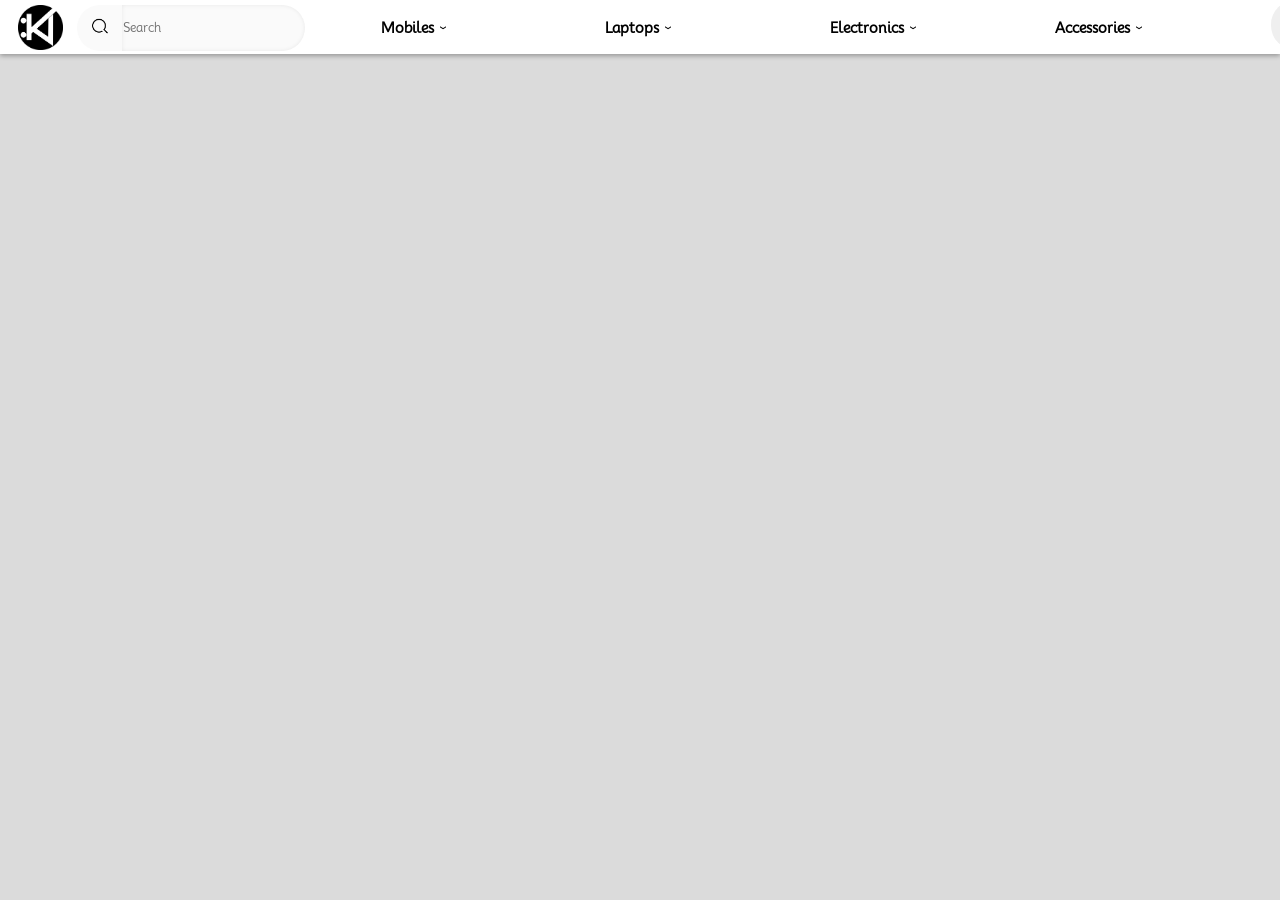
<file: navbar/navbar.html>
<!DOCTYPE html>
<html lang="en">
	<head>
		<meta name="viewport" content="width=device-width, initial-scale=0.9">
		<link rel="preconnect" href="https://fonts.googleapis.com">
		<link rel="preconnect" href="https://fonts.gstatic.com" crossorigin>
		<link href="https://fonts.googleapis.com/css2?family=Mooli&display=swap" rel="stylesheet">
		<link rel="stylesheet" href="navbar.css">
	</head>
	<body>
		<div class="navbar">
			<div class="left-navbar">
				<img src="images/KV-mart-logo.png" class="topbar-logo dontadddarkmode" onclick="window.open('../index.html', '_self')">
				<div class="searchbox-container">
					<button type="submit" class="searchbutton"><img src="images/searchlogo.png" class="searchicon"></button>
					<form id="search-form">
						<input class="searchbox" id="search-input" placeholder="Search">
	
					</form>
					
				</div>
			</div>
			<div class="mid-navbar">
				<div class="dropdown-box" onmouseleave="hidedropdown('mobiles', 'side-mobile');">
					<div class="dropdown-placeholder" onmouseenter="showdropdown('mobiles', 'side-mobile') ">
						<p class="placeholder-text">Mobiles</p>
						<p class="placeholder-arrow">‹</p>
					</div>
					<div class="mobiles-dropdowns-all">
						<div class="mobiles-dropdown">
							<p class="dropdown-title Mobiles-title">Mobiles</p>
							<div class="option-button" onclick="changingDropdown('mobiles', 'Apple', 'side-mobile')">
								<p class="option-text">Apple</p>
								<p class="option-arrow">‹</p>
							</div>
							<div class="option-button" onclick="changingDropdown('mobiles', 'Samsung', 'side-mobile')">
								<p class="option-text">Samsung</p>
								<p class="option-arrow">‹</p>
							</div>
							<div class="option-button" onclick="changingDropdown('mobiles', 'Xiaomi', 'side-mobile')">
								<p class="option-text">XiaoMi</p>
								<p class="option-arrow">‹</p>
							</div>
							<div class="option-button" onclick="changingDropdown('mobiles', 'Oneplus', 'side-mobile')">
								<p class="option-text">OnePlus</p>
								<p class="option-arrow">‹</p>
							</div>
							<div class="option-button" onclick="changingDropdown('mobiles', 'Nokia', 'side-mobile')">
								<p class="option-text">Nokia</p>
								<p class="option-arrow">‹</p>
							</div>
							<div class="option-button" onclick="changingDropdown('mobiles', 'Huawei', 'side-mobile')">
								<p class="option-text">Huawei</p>
								<p class="option-arrow">‹</p>
							</div>
							<div class="option-button" onclick="changingDropdown('mobiles', 'Oppo', 'side-mobile')">
								<p class="option-text">Oppo</p>
								<p class="option-arrow">‹</p>
							</div>
						</div>
						<div class="side-mobile-dropdown side-dropdown">
							
						</div>		
						<div class="hidden-dropdowns hidden-dropdowns-mobiles">
							<div class="Apple-dropdown">
								<div class="upper-sidemenu">
									<button class="back-arrow" onclick="dropdownreturn('mobiles')">‹</button>
									<p class="dropdown-title side-title">Apple</p>
								</div>
								
								<div class="option-button no-arrow mobile" onclick="window.open('../item page/iphone15_item-page.html', '_self')">
									<p class="option-text mobile-text">iPhone 15</p>
								</div>
								<div class="option-button no-arrow mobile" onclick="window.open('../item page/iphone14_item-page.html', '_self')">
									<p class="option-text mobile-text">iPhone 14</p>
								</div>
								<div class="option-button no-arrow mobile" onclick="window.open('../item page/iphone13_item-page.html', '_self')">
									<p class="option-text mobile-text">iPhone 13</p>
								</div>
								<div class="option-button no-arrow mobile" onclick="window.open('../item page/iphone12_item-page.html', '_self')">
									<p class="option-text mobile-text">iPhone 12</p>
								</div>
								<div class="option-button no-arrow mobile" onclick="window.open('../item page/iphone11_item-page.html', '_self')">
									<p class="option-text mobile-text">iPhone 11</p>
								</div>
							</div>
							<div class="Samsung-dropdown">
								<div class="upper-sidemenu">
									<button class="back-arrow" onclick="dropdownreturn('mobiles')">‹</button>
									<p class="dropdown-title side-title">Samsung</p>
								</div>
								<div class="option-button no-arrow mobile">
									<p class="option-text mobile-text">Galaxy Z Fold 5</p>
								</div>
								<div class="option-button no-arrow mobile">
									<p class="option-text mobile-text">Galaxy S24 Ultra</p>
								</div>
								<div class="option-button no-arrow mobile ">
									<p class="option-text mobile-text">Galaxy Note 22</p>
								</div>
								<div class="option-button no-arrow mobile">
									<p class="option-text mobile-text">Galaxy Z Flip 6</p>
								</div>
								<div class="option-button no-arrow mobile">
									<p class="option-text mobile-text">Galaxy S22+</p>
								</div>
							</div>
							<div class="Xiaomi-dropdown">
								<div class="upper-sidemenu">
									<button class="back-arrow" onclick="dropdownreturn('mobiles')">‹</button>
									<p class="dropdown-title side-title">Xiaomi</p>
								</div>
								<div class="option-button no-arrow mobile">
									<p class="option-text mobile-text">Mi 12 Pro</p>
								</div>
								<div class="option-button no-arrow mobile">
									<p class="option-text mobile-text">Redmi K50 Pro</p>
								</div>
								<div class="option-button no-arrow mobile ">
									<p class="option-text mobile-text">Mi Note 12</p>
								</div>
								<div class="option-button no-arrow mobile">
									<p class="option-text mobile-text">Poco F5</p>
								</div>
								<div class="option-button no-arrow mobile">
									<p class="option-text mobile-text">Redmi Note 11</p>
								</div>
							</div>
							<div class="Oneplus-dropdown">
								<div class="upper-sidemenu">
									<button class="back-arrow" onclick="dropdownreturn('mobiles')">‹</button>
									<p class="dropdown-title side-title">OnePlus</p>
								</div>
								<div class="option-button no-arrow mobile">
									<p class="option-text mobile-text">OnePlus 10 Pro</p>
								</div>
								<div class="option-button no-arrow mobile">
									<p class="option-text mobile-text">OnePlus Nord 3</p>
								</div>
								<div class="option-button no-arrow mobile ">
									<p class="option-text mobile-text">OnePlus 9RT</p>
								</div>
								<div class="option-button no-arrow mobile">
									<p class="option-text mobile-text">OnePlus 8T</p>
								</div>
								<div class="option-button no-arrow mobile">
									<p class="option-text mobile-text">OnePlus 7 Pro</p>
								</div>
							</div>
							<div class="Nokia-dropdown">
								<div class="upper-sidemenu">
									<button class="back-arrow" onclick="dropdownreturn('mobiles')">‹</button>
									<p class="dropdown-title side-title">Nokia</p>
								</div>
								<div class="option-button no-arrow mobile">
									<p class="option-text mobile-text">Nokia G50</p>
								</div>
								<div class="option-button no-arrow mobile">
									<p class="option-text mobile-text">Nokia X100</p>
								</div>
								<div class="option-button no-arrow mobile ">
									<p class="option-text mobile-text">Nokia C30</p>
								</div>
								<div class="option-button no-arrow mobile">
									<p class="option-text mobile-text">Nokia 9.3 PureView</p>
								</div>
								<div class="option-button no-arrow mobile">
									<p class="option-text mobile-text">Nokia 8.4 5G</p>
								</div>
							</div>
							<div class="Huawei-dropdown">
								<div class="upper-sidemenu">
									<button class="back-arrow" onclick="dropdownreturn('mobiles')">‹</button>
									<p class="dropdown-title side-title">Huawei</p>
								</div>
								<div class="option-button no-arrow mobile">
									<p class="option-text mobile-text">Huawei P50 Pro</p>
								</div>
								<div class="option-button no-arrow mobile">
									<p class="option-text mobile-text">Huawei Nova 8 Pro</p>
								</div>
								<div class="option-button no-arrow mobile ">
									<p class="option-text mobile-text">Huawei Mate 50</p>
								</div>
								<div class="option-button no-arrow mobile">
									<p class="option-text mobile-text">Huawei Nova 7i</p>
								</div>
								<div class="option-button no-arrow mobile">
									<p class="option-text mobile-text">Huawei Enjoy 20 Pro</p>
								</div>
							</div>
							<div class="Oppo-dropdown">
								<div class="upper-sidemenu">
									<button class="back-arrow" onclick="dropdownreturn('mobiles')">‹</button>
									<p class="dropdown-title side-title">Oppo</p>
								</div>
								<div class="option-button no-arrow mobile">
									<p class="option-text mobile-text">Oppo Find X5 Pro</p>
								</div>
								<div class="option-button no-arrow mobile">
									<p class="option-text mobile-text">Oppo Reno 7 Pro</p>
								</div>
								<div class="option-button no-arrow mobile ">
									<p class="option-text mobile-text">Oppo A95 5G</p>
								</div>
								<div class="option-button no-arrow mobile">
									<p class="option-text mobile-text">Oppo A75</p>
								</div>
								<div class="option-button no-arrow mobile">
									<p class="option-text mobile-text">Oppo A54s</p>
								</div>
							</div>
						</div>
								
					</div>
					
				</div>
				<div class="dropdown-box" onmouseleave="hidedropdown('laptops', 'side-laptop');">
					<div class="dropdown-placeholder" onmouseover="showdropdown('laptops', 'side-laptop') ">
						<p class="placeholder-text">Laptops</p>
						<p class="placeholder-arrow">‹</p>
					</div>
					<div class="laptops-dropdowns-all">
						<div class="laptops-dropdown-hidden laptops-dropdown">
							<p class="dropdown-title laptops-title">Laptops</p>
							<div class="option-button" onclick="changingDropdown('laptops', 'Applel', 'side-laptop')">
								<p class="option-text">Apple</p>
								<p class="option-arrow">‹</p>
							</div>
							<div class="option-button" onclick="changingDropdown('laptops', 'Lenovo', 'side-laptop')">
								<p class="option-text">Lenovo</p>
								<p class="option-arrow">‹</p>
							</div>
							<div class="option-button" onclick="changingDropdown('laptops', 'Acer', 'side-laptop')">
								<p class="option-text">Acer</p>
								<p class="option-arrow">‹</p>
							</div>
							<div class="option-button" onclick="changingDropdown('laptops', 'HP', 'side-laptop')">
								<p class="option-text">HP</p>
								<p class="option-arrow">‹</p>
							</div>
							<div class="option-button" onclick="changingDropdown('laptops', 'Dell', 'side-laptop')">
								<p class="option-text">Dell</p>
								<p class="option-arrow">‹</p>
							</div>
							<div class="option-button" onclick="changingDropdown('laptops', 'Microsoft', 'side-laptop')">
								<p class="option-text">Microsoft</p>
								<p class="option-arrow">‹</p>
							</div>
							<div class="option-button" onclick="changingDropdown('laptops', 'MSI', 'side-laptop')">
								<p class="option-text">MSI</p>
								<p class="option-arrow">‹</p>
							</div>
						</div>
						<div class="side-laptop-dropdown side-dropdown">
							
						</div>		
						<div class="hidden-dropdowns hidden-dropdowns-laptops">
							<div class="Applel-dropdown">
								<div class="upper-sidemenu">
									<button class="back-arrow" onclick="dropdownreturn('laptops')">‹</button>
									<p class="dropdown-title side-title">Apple</p>
								</div>
								
								<div class="option-button no-arrow laptop">
									<p class="option-text laptop-text">MacBook Pro 16-inch</p>
								</div>
								<div class="option-button no-arrow laptop">
									<p class="option-text laptop-text">MacBook Pro 14-inch</p>
								</div>
								<div class="option-button no-arrow laptop">
									<p class="option-text laptop-text">MacBook Air M2</p>
								</div>
								<div class="option-button no-arrow laptop">
									<p class="option-text laptop-text">MacBook Pro M2</p>
								</div>
								<div class="option-button no-arrow laptop">
									<p class="option-text laptop-text">MacBook Pro M1</p>
								</div>
							</div>
							<div class="Lenovo-dropdown">
								<div class="upper-sidemenu">
									<button class="back-arrow" onclick="dropdownreturn('laptops')">‹</button>
									<p class="dropdown-title side-title">Lenovo</p>
								</div>
								<div class="option-button no-arrow laptop">
									<p class="option-text laptop-text">ThinkPad X1 Carbon Gen 11</p>
								</div>
								<div class="option-button no-arrow laptop">
									<p class="option-text laptop-text">IdeaPad 6 Pro</p>
								</div>
								<div class="option-button no-arrow laptop">
									<p class="option-text laptop-text">Yoga 8 Pro</p>
								</div>
								<div class="option-button no-arrow laptop">
									<p class="option-text laptop-text">Legion 8i</p>
								</div>
								<div class="option-button no-arrow laptop">
									<p class="option-text laptop-text">ThinkBook 9</p>
								</div>
							</div>
							<div class="Acer-dropdown">
								<div class="upper-sidemenu">
									<button class="back-arrow" onclick="dropdownreturn('laptops')">‹</button>
									<p class="dropdown-title side-title">Acer</p>
								</div>
								<div class="option-button no-arrow laptop">
									<p class="option-text laptop-text">Aspire 14T Pro</p>
								</div>
								<div class="option-button no-arrow laptop">
									<p class="option-text laptop-text">Predator X1</p>
								</div>
								<div class="option-button no-arrow laptop">
									<p class="option-text laptop-text">Nitro 15S</p>
								</div>
								<div class="option-button no-arrow laptop">
									<p class="option-text laptop-text">Swift 8X</p>
								</div>
								<div class="option-button no-arrow laptop">
									<p class="option-text laptop-text">ConceptD 7</p>
								</div>
							</div>
							<div class="HP-dropdown">
								<div class="upper-sidemenu">
									<button class="back-arrow" onclick="dropdownreturn('laptops')">‹</button>
									<p class="dropdown-title side-title">HP</p>
								</div>
								<div class="option-button no-arrow laptop">
									<p class="option-text laptop-text">Spectre x360 15T</p>
								</div>
								<div class="option-button no-arrow laptop">
									<p class="option-text laptop-text">Envy 14Z</p>
								</div>
								<div class="option-button no-arrow laptop">
									<p class="option-text laptop-text">Pavilion 15R</p>
								</div>
								<div class="option-button no-arrow laptop">
									<p class="option-text laptop-text">Omen 17T</p>
								</div>
								<div class="option-button no-arrow laptop">
									<p class="option-text laptop-text">ProBook 450 G8</p>
								</div>
							</div>
							<div class="Dell-dropdown">
								<div class="upper-sidemenu">
									<button class="back-arrow" onclick="dropdownreturn('laptops')">‹</button>
									<p class="dropdown-title side-title">Dell</p>
								</div>
								<div class="option-button no-arrow laptop">
									<p class="option-text laptop-text">XPS 15 2023</p>
								</div>
								<div class="option-button no-arrow laptop">
									<p class="option-text laptop-text">Inspiron 14 2023</p>
								</div>
								<div class="option-button no-arrow laptop">
									<p class="option-text laptop-text">Alienware M17 2023</p>
								</div>
								<div class="option-button no-arrow laptop">
									<p class="option-text laptop-text">G5 Gaming 2023</p>
								</div>
								<div class="option-button no-arrow laptop">
									<p class="option-text laptop-text">Latitude 9420</p>
								</div>
							</div>
							<div class="Microsoft-dropdown">
								<div class="upper-sidemenu">
									<button class="back-arrow" onclick="dropdownreturn('laptops')">‹</button>
									<p class="dropdown-title side-title">Microsoft</p>
								</div>
								<div class="option-button no-arrow laptop">
									<p class="option-text laptop-text">Surface Laptop 5</p>
								</div>
								<div class="option-button no-arrow laptop">
									<p class="option-text laptop-text">Surface Book 4</p>
								</div>
								<div class="option-button no-arrow laptop">
									<p class="option-text laptop-text">Surface Pro 8</p>
								</div>
								<div class="option-button no-arrow laptop">
									<p class="option-text laptop-text">Surface Go 3</p>
								</div>
								<div class="option-button no-arrow laptop">
									<p class="option-text laptop-text">Surface Laptop Go 2</p>
								</div>
							</div>
							<div class="MSI-dropdown">
								<div class="upper-sidemenu">
									<button class="back-arrow" onclick="dropdownreturn('laptops')">‹</button>
									<p class="dropdown-title side-title">MSI</p>
								</div>
								<div class="option-button no-arrow laptop">
									<p class="option-text laptop-text">MSI GS66 Stealth</p>
								</div>
								<div class="option-button no-arrow laptop">
									<p class="option-text laptop-text">MSI GE76 Raider</p>
								</div>
								<div class="option-button no-arrow laptop ">
									<p class="option-text laptop-text">MSI GP66 Leopard</p>
								</div>
								<div class="option-button no-arrow laptop">
									<p class="option-text laptop-text">MSI GF65 Thin</p>
								</div>
								<div class="option-button no-arrow laptop">
									<p class="option-text laptop-text">MSI Prestige 14</p>
								</div>
							</div>
						</div>
							
					</div>
					
				</div>
				<div class="dropdown-box" onmouseleave="hidedropdown('electronics', 'side-electronic');">
					<div class="dropdown-placeholder" onmouseover="showdropdown('electronics', 'side-electronic') ">
						<p class="placeholder-text">Electronics</p>
						<p class="placeholder-arrow">‹</p>
					</div>
					<div class="electronics-dropdowns-all">
						<div class="electronics-dropdown-hidden electronics-dropdown">
							<p class="dropdown-title electronics-title">Electronics</p>
							<div class="option-button" onclick="changingDropdown('electronics', 'Tablet', 'side-electronic')">
								<p class="option-text">Tablets</p>
								<p class="option-arrow">‹</p>
							</div>
							<div class="option-button" onclick="changingDropdown('electronics', 'Headphone', 'side-electronic')">
								<p class="option-text">Headphones</p>
								<p class="option-arrow">‹</p>
							</div>
							<div class="option-button" onclick="changingDropdown('electronics', 'Mouse', 'side-electronic')">
								<p class="option-text">Mouse</p>
								<p class="option-arrow">‹</p>
							</div>
							<div class="option-button" onclick="changingDropdown('electronics', 'Microphone', 'side-electronic')">
								<p class="option-text">Microphones</p>
								<p class="option-arrow">‹</p>
							</div>
							<div class="option-button" onclick="changingDropdown('electronics', 'Keyboard', 'side-electronic')">
								<p class="option-text">Keyboards</p>
								<p class="option-arrow">‹</p>
							</div>
							<div class="option-button" onclick="changingDropdown('electronics', 'Monitor', 'side-electronic')">
								<p class="option-text">Monitors</p>
								<p class="option-arrow">‹</p>
							</div>
							<div class="option-button" onclick="changingDropdown('electronics', 'Speaker', 'side-electronic')">
								<p class="option-text">Speakers</p>
								<p class="option-arrow">‹</p>
							</div>
							
						</div>
						<div class="side-electronic-dropdown side-dropdown">
							
						</div>		
						<div class="hidden-dropdowns hidden-dropdowns-electronics">
							<div class="Tablet-dropdown">
								<div class="upper-sidemenu">
									<button class="back-arrow" onclick="dropdownreturn('electronics')">‹</button>
									<p class="dropdown-title side-title">Tablets</p>
								</div>
						
								<div class="option-button no-arrow electronic">
									<p class="option-text electronic-text">iPad Pro 12.9-inch (2023)</p>
								</div>
								<div class="option-button no-arrow electronic">
									<p class="option-text electronic-text">Galaxy Tab S8 Ultra</p>
								</div>
								<div class="option-button no-arrow electronic">
									<p class="option-text electronic-text">Surface Pro 9</p>
								</div>
								<div class="option-button no-arrow electronic">
									<p class="option-text electronic-text">Pixel Slate 3</p>
								</div>
								<div class="option-button no-arrow electronic">
									<p class="option-text electronic-text">Kindle Fire HD 10</p>
								</div>
							</div>
							<div class="Headphone-dropdown">
								<div class="upper-sidemenu">
									<button class="back-arrow" onclick="dropdownreturn('electronics')">‹</button>
									<p class="dropdown-title side-title">Headphones</p>
								</div>
								<div class="option-button no-arrow electronic">
									<p class="option-text electronic-text">Sony WH-1000XM5</p>
								</div>
								<div class="option-button no-arrow electronic">
									<p class="option-text electronic-text">Bose QuietComfort 45</p>
								</div>
								<div class="option-button no-arrow electronic">
									<p class="option-text electronic-text">Beats Studio Buds Pro</p>
								</div>
								<div class="option-button no-arrow electronic">
									<p class="option-text electronic-text">JBL Quantum 800</p>
								</div>
								<div class="option-button no-arrow electronic">
									<p class="option-text electronic-text">Sennheiser HD 660 S</p>
								</div>
							</div>
							<div class="Mouse-dropdown">
								<div class="upper-sidemenu">
									<button class="back-arrow" onclick="dropdownreturn('electronics')">‹</button>
									<p class="dropdown-title side-title">Mouse</p>
								</div>
								<div class="option-button no-arrow electronic">
									<p class="option-text electronic-text">ASUS ROG Gladius III</p>
								</div>
								<div class="option-button no-arrow electronic">
									<p class="option-text electronic-text">Razer DeathAdder V2</p>
								</div>
								<div class="option-button no-arrow electronic">
									<p class="option-text electronic-text">Alienware AW610M</p>
								</div>
								<div class="option-button no-arrow electronic">
									<p class="option-text electronic-text">MSI Clutch GM41</p>
								</div>
								<div class="option-button no-arrow electronic">
									<p class="option-text electronic-text">Logitech G Pro X Superlight</p>
								</div>
							</div>
							<div class="Microphone-dropdown">
								<div class="upper-sidemenu">
									<button class="back-arrow" onclick="dropdownreturn('electronics')">‹</button>
									<p class="dropdown-title side-title">Microphones</p>
								</div>
								<div class="option-button no-arrow electronic">
									<p class="option-text electronic-text">Blue Yeti X</p>
								</div>
								<div class="option-button no-arrow electronic">
									<p class="option-text electronic-text">Audio-Technica AT2020</p>
								</div>
								<div class="option-button no-arrow electronic">
									<p class="option-text electronic-text">Shure MV7</p>
								</div>
								<div class="option-button no-arrow electronic">
									<p class="option-text electronic-text">Rode NT-USB Mini</p>
								</div>
								<div class="option-button no-arrow electronic">
									<p class="option-text electronic-text">Samson Q2U</p>
								</div>
							</div>
							<div class="Keyboard-dropdown">
								<div class="upper-sidemenu">
									<button class="back-arrow" onclick="dropdownreturn('electronics')">‹</button>
									<p class="dropdown-title side-title">Keyboards</p>
								</div>
								<div class="option-button no-arrow electronic">
									<p class="option-text electronic-text">Logitech G Pro X</p>
								</div>
								<div class="option-button no-arrow electronic">
									<p class="option-text electronic-text">Razer Huntsman Elite</p>
								</div>
								<div class="option-button no-arrow electronic">
									<p class="option-text electronic-text">SteelSeries Apex Pro</p>
								</div>
								<div class="option-button no-arrow electronic">
									<p class="option-text electronic-text">Fantech MK855</p>
								</div>
								<div class="option-button no-arrow electronic">
									<p class="option-text electronic-text">Corsair K95 RGB Platinum XT</p>
								</div>
							</div>
							<div class="Monitor-dropdown">
								<div class="upper-sidemenu">
									<button class="back-arrow" onclick="dropdownreturn('electronics')">‹</button>
									<p class="dropdown-title side-title">Monitors</p>
								</div>
								<div class="option-button no-arrow electronic">
									<p class="option-text electronic-text">LG OLED C1</p>
								</div>
								<div class="option-button no-arrow electronic">
									<p class="option-text electronic-text">ASUS ROG Swift PG279Q</p>
								</div>
								<div class="option-button no-arrow electronic">
									<p class="option-text electronic-text">Dell Ultrasharp U3219Q</p>
								</div>
								<div class="option-button no-arrow electronic">
									<p class="option-text electronic-text">Acer Predator X27</p>
								</div>
								<div class="option-button no-arrow electronic">
									<p class="option-text electronic-text">BenQ PD2700U</p>
								</div>
							</div>
							<div class="Speaker-dropdown">
								<div class="upper-sidemenu">
									<button class="back-arrow" onclick="dropdownreturn('electronics')">‹</button>
									<p class="dropdown-title side-title">Speakers</p>
								</div>
								<div class="option-button no-arrow electronic">
									<p class="option-text electronic-text">Sonos One</p>
								</div>
								<div class="option-button no-arrow electronic">
									<p class="option-text electronic-text">Bose SoundLink Revolve</p>
								</div>
								<div class="option-button no-arrow electronic ">
									<p class="option-text electronic-text">JBL Flip 5</p>
								</div>
								<div class="option-button no-arrow electronic">
									<p class="option-text electronic-text">Sony SRS-X9</p>
								</div>
								<div class="option-button no-arrow electronic">
									<p class="option-text electronic-text">KEF LS50 Wireless</p>
								</div>
							</div>					
						</div>
						
							
					</div>
					
				</div>
				<div class="dropdown-box" onmouseleave="hidedropdown('accessories', 'side-accessory');">
					<div class="dropdown-placeholder" onmouseover="showdropdown('accessories', 'side-accessory') ">
						<p class="placeholder-text">Accessories</p>
						<p class="placeholder-arrow">‹</p>
					</div>
					<div class="accessories-dropdowns-all">
						<div class="accessories-dropdown-hidden accessories-dropdown">
							<p class="dropdown-title accessories-title">Accessories</p>
							<div class="option-button no-arrow">
								<p class="option-text">Smart Watches</p>
							</div>
							<div class="option-button no-arrow">
								<p class="option-text">Stylus Pens</p>
							</div>
							<div class="option-button no-arrow">
								<p class="option-text">EarBuds</p>
							</div>
							<div class="option-button no-arrow">
								<p class="option-text">Webcams</p>
							</div>
							<div class="option-button no-arrow">
								<p class="option-text">Tripods</p>
							</div>
							<div class="option-button no-arrow">
								<p class="option-text">Printers</p>
							</div>
							<div class="option-button no-arrow">
								<p class="option-text">Dash Cams</p>
							</div>
							
						</div>
		
					</div>
					
				</div>
			</div>
			<div class="right-navbar">
				<div class="cartbutton-container" onclick="window.open('../cartpage/cartpage.html', '_self')">
					<button class="cartbutton">
						<img src="images/cartimg.png" class="carticon">
					</button>
				</div>
				<button onclick="window.open('../iteventposter/iteventposter.html', '_self')">
					<p class="option-text"><strong>IT</strong></p>
				</button>
				<div class="dropdown-box" style="justify-content: center;" onmouseleave="hidedropdown('profile');">
					<div class="dropdown-placeholder" onmouseenter="showdropdown('profile') ">
						<button class="profilebutton">
							<img src="images/profileimg.png" class="profileicon">
						</button>
					</div>
	
					<div class="profile-dropdowns-all">
						<div class="profile-dropdown">
							<p class="dropdown-title settings-title">Settings</p>
							<div class="option-button mode-switch-box">
								<p class="option-text">Mode</p>
								<div class="modetogglebutton-outsidebox" onclick="togglebuttontoggled()">
									<div class="modetogglebutton-insidebox"></div>
								</div>
							</div>
	
						</div>		
					</div>	
				</div>
			</div>
	
	
			
		</div>
		<script src="navbar.js">
		</script>
	</body>
</html>
</file>
<file: e commerce website.css>
html{
	margin: 0px;
	transition: filter 0.3s;
}

body{
	margin: 0px;
	font-family: 'mooli';
	zoom: 90%;
	background-color: #dbdbdb;
}

p{
	font-family: 'mooli';
	margin: 0px;
}


.darkmode{
	filter: invert(100%)
}

.nodarkmode{
	filter: invert(100%)
}

.topbar-logo{
	height: 50px;
}

.navbar{
	z-index: 10;
	height: 60px;
	display: grid;
	grid-template-columns: 325px 1000px 325px;
	box-shadow: 0px 2px 5px rgba(0, 0, 0, 0.3);
	transition: transform 0.3s;
	position: fixed;
	width: 100%;
	justify-content: space-between;
	background-color: white;
}


.navbarhide{
	
	transform: translateY(-100%);
	display: none;
}

.left-navbar{
	display: grid;
	grid-template-columns: 50px 1fr;
	height: 60px;
	align-items: center;
	grid-gap: 15px;
	margin-left: 20px;
}

.searchbutton{
	border-bottom-left-radius: 100px;
	border-top-left-radius: 100px;
	min-width: 52px;
	border: none;
	background-color: rgb(250, 250, 250);
	outline: none;
}

.searchicon{
	width: 20px;
}

.searchbox{
	height: 50px;
	font-family: 'Mooli';
	outline: none;
	border-bottom-right-radius: 100px;
	border-top-right-radius: 100px;
	width: 200px;
	border: none;
	background-color: rgb(250, 250, 250);
	box-shadow: inset 0px 0px 5px rgba(0, 0, 0, 0.075);
	transition: border-radius 0.3s, transform 0.3s, width 0.3s;

}

.searchbox:focus{
	border-radius: 100px;
	transform: translateX(-125px);
	width: 360px;
	padding-left: 10px;
}

.searchbox-container{
	display: grid;
	grid-template-columns: 50px 1fr;
	height: 50px;
}

.option-button{
	font-family: 'mooli';
	display: grid;
	grid-template-columns: 160px 20px;
	width: 180px;
	border-radius: 5px;
	cursor: pointer;
	margin: auto;
	height: 35px;
	align-items: center;
	transition: background-color 0.2s;
}

.option-button:hover{
	background-color: rgb(237, 237, 237);
}
.option-text{
	margin: auto;
	text-align: center;
}

.option-arrow{
	transform: rotate(180deg);
	color: gray;
	font-size: 30px;
	margin: auto;
}

.dropdown-title{
	font-weight: bold;
	margin: auto;
	font-size: 25px;
	width: fit-content;
	pointer-events: none;
}

.mid-navbar{
	display: grid;
	grid-template-columns: 250px 250px 250px 250px;
	margin-left: 10px;
}

.hidden-dropdowns{
	display: none;
}

.mobiles-dropdown{
	display: grid;
	min-width: 200px;
	background-color: white;
	grid-template-rows: 40px 40px 40px 40px 40px 40px 40px 40px;
	border-radius: 10px;
	transition: height 0.4s, transform 0.4s;
	z-index: 2;
	min-height: 330px;
	padding: 0px;
}

.dropdown-shown{
	height: 327px !important;
	box-shadow: 0px 3px 5px rgba(0, 0, 0, 0.3);
	background-color: white !important;
	
}

.laptops-dropdown{
	display: grid;
	min-width: 200px;
	background-color: white;
	grid-template-rows: 40px 40px 40px 40px 40px 40px 40px 40px;
	border-radius: 10px;
	transition: height 0.4s, transform 0.4s;
	z-index: 2;
	min-height: 330px;
	padding: 0px;
}


.electronics-dropdown{
	display: grid;
	min-width: 200px;
	background-color: white;
	grid-template-rows: 40px 40px 40px 40px 40px 40px 40px 40px;
	border-radius: 10px;
	transition: height 0.4s, transform 0.4s;
	z-index: 2;
	min-height: 330px;
	padding: 0px;
}



.accessories-dropdown{
	display: grid;
	min-width: 200px;
	background-color: white;
	grid-template-rows: 40px 40px 40px 40px 40px 40px 40px 40px;
	border-radius: 10px;
	transition: height 0.4s, transform 0.4s;
	z-index: 2;
	min-height: 330px;
	padding: 0px;
}
.profile-dropdown{
	display: grid;
	min-width: 200px;
	background-color: white;
	grid-template-rows: 40px 40px 40px 40px 40px 40px 40px 40px;
	border-radius: 10px;
	transition: height 0.4s, transform 0.4s;
	z-index: 2;
	min-height: 330px;
	padding: 0px;
}

.profile-dropdowns-all{
	display: grid;
	z-index: 4;
	grid-template-columns: 200px;
	height: 0px;
	width: 200px;
	align-items: start;
	overflow: hidden;
	background-color: transparent;
	border-radius: 10px;
	margin-bottom: auto;
	transition: height 0.3s;
	transform: translateX(-30%);
	max-height: 100px;

}

.dropdown-box{
	height: 0px;
	display: grid;
	width: auto;
	grid-template-rows: 45px 320px;
	justify-content: space-around;
}

.move-dropdown{
	transform: translateX(-110%);
}

.dropdown-placeholder{
	display: grid;
	grid-template-columns: auto 15px;
	min-height: 60px;
	width: 75px;
	margin: auto;
}

.placeholder-text{
	margin: auto;
	font-weight: bold;
}

.placeholder-arrow{
	transform: rotate(-90deg);
	margin: auto;
}

.no-arrow{
	grid-template-columns: 1fr;
	height: 42px;
}

.mobiles-dropdowns-all{
	display: grid;
	z-index: 4;
	grid-template-columns: 200px;
	height: 0px;
	width: 200px;
	align-items: start;
	overflow: hidden;
	background-color: transparent;
	border-radius: 10px;
	margin-bottom: auto;
	transition: height 0.3s;

}

.laptops-dropdowns-all{
	display: grid;
	z-index: 4;
	grid-template-columns: 200px;
	height: 0px;
	width: 200px;
	align-items: start;
	overflow: hidden;
	background-color: transparent;
	border-radius: 10px;
	margin-bottom: auto;
	transition: height 0.3s;

}

.electronics-dropdowns-all{
	display: grid;
	z-index: 4;
	grid-template-columns: 200px;
	height: 0px;
	width: 200px;
	align-items: start;
	overflow: hidden;
	background-color: transparent;
	border-radius: 10px;
	margin-bottom: auto;
	transition: height 0.3s;

}

.accessories-dropdowns-all{
	display: grid;
	z-index: 4;
	grid-template-columns: 200px;
	height: 0px;
	width: 200px;
	align-items: start;
	overflow: hidden;
	background-color: transparent;
	border-radius: 10px;
	margin-bottom: auto;
	transition: height 0.3s;
}

.side-dropdown{
	display: grid;
	transform: translateY(-100%);
	width: 200px;
	background-color: white;
	border-radius: 10px;
	grid-template-rows: 55px 55px 55px 55px 55px 55px;
	height: 335px;
	transition: height 0.3s;
	align-items: center;
}

.side-menuhidden{
	background-color: transparent !important;
}

.right-navbar{
	display: grid;
	grid-template-columns: 60px 60px 60px;
	max-height: 60px;
	justify-content: space-around;
	align-items: start;
	margin-left: auto;
	width: 250px;
}

.right-navbar button{
	background-color: none;
	outline: none;
	cursor: pointer;
	border: 0px;
	border-radius: 50%;
	height: 55px;
	width: 55px;
	align-items: center;

}

.right-navbar button img{
	height: 30px;
}

.upper-sidemenu{
	display: grid;
	grid-template-columns: 20px 180px;
	height: 55px;
	align-items: center;
}

.back-arrow{
	width: 30px;
	height: 30px;
	font-size: 30px;
	background-color: transparent;
	border-radius: 50%;
	border: none;
}

.back-arrow:hover{
	opacity: 0.5;
}

.side-title{
	margin-bottom: auto;
}

.homepage-1{
	height: 925px;
}

.homepage-2{
	background-color: #aeaeae;
}

.blobs{
	background-repeat: no-repeat;
	background-size: cover;
	background-position: center;
	margin: 0px;
}

.blob1{
	aspect-ratio: 1/1;
	width: 600px;
	background-image: url(images/page1-blob1.svg);
	position: relative;
	left: 1040px;
	bottom:550px;
}

.blob2{
	aspect-ratio: 1/1;
	width: 600px;
	background-image: url(images/page1-blob2.svg);
	position: relative;
	left: 20px;
	top: 50px;
}

.gridleft-blob{
	aspect-ratio: 1/1;
	width: 600px;
	background-image: url(images/grid-left-blob.svg);
	position: relative;
	width: 500px;
}

.gridmid-blob{
	aspect-ratio: 1/1;
	background-image: url(images/grid-middle-blob.svg);
	position: relative;
	width: 600px;
}

.gridright-blob{
	aspect-ratio: 1/1;

	background-image: url(images/grid-right-blob.svg);
	position: relative;
	width: 500px;
}
.spacer{
	background-repeat: no-repeat;
	background-size: cover;
	background-position: center;
	z-index: -1;
}

.spacer1{
	aspect-ratio: 960/540;
	background-image: url(images/homepage-seperator1.svg);
	width: 100%;
	position: absolute;
	top: 10px;
}

.spacer2{
	aspect-ratio: 960/540;
	background-image: url(images/homepage-seperator2.svg);
	width: 100%;
	position: absolute;
}



.headphones-homepage{
	width: 500px;
	transform: rotate(-20deg);
	left: 10px;
	top: -10px;
	position: absolute;
}

.applewatch-homepage{
	width: 500px;
	position: absolute;
	right: 80px;
}

.homepage-quote{
	font-weight: bold;
	font-size: 80px;
	text-align: center;
	margin: 0px;
	top: 550px;
	position: absolute;
}

.page-title{
	margin: 0px;
	font-size: 75px;
}

.grid-img{
	width: 400px;
	margin: auto;

}

.popularproducts-row{
	display: grid;
	grid-template-columns: 1fr 1fr 1fr;
	justify-content: space-around;
}

.griditem-info{
	display: grid;
	grid-template-rows: 50px 50px 50px;
	text-align: center;
}

.item-grid{
	display: grid;
	grid-template-rows: 360px 10px 200px;
	align-items: center;
}

.applewatchimg{
	width: 300px;
}

.jblheadphonesimg{
	width: 350px;
}

.laptopimg{
	width: 450px;
}

.popularproducts-grid{
	display: grid;
	grid-template-rows: 600px 600px;
}

.customerpfp{
	width: 100px;
	height: 100px;
	border-radius: 50%;
}

.item-name{
	font-weight: bold;
	font-size: 25px;
}

.item-desc{
	color: gray;
}

.homepage-3{
	padding-top: 200px;
}

.review-desc{
	text-align: center;
	width: 400px;
	font-style: italic;
}

.marquee-grid{
	display: grid;
	grid-template-columns: 450px 450px 450px 450px;
	justify-content: space-around;
}

.review{
	display: grid;
	grid-template-rows: 150px 100px;
}

.customerinfo{
	display: grid;
	grid-template-columns: 100px 1fr;
	align-items: center;
	grid-gap: 20px;
}

.customer-info{
	margin-right: auto;
}

.reviews-marquee{
	white-space: wrap;
	padding-top: 100px;
}

.modetogglebutton-outsidebox{
	background-color: white;
	width: 45px;
	height: 20px;
	padding: 5px 5px;
	border-radius: 100px;
	box-shadow: 0px 2px 5px rgba(0, 0, 0, 0.3);
	transition: background-color 0.3s;
}

.modetogglebutton-insidebox{
	width: 20px;
	height: 20px;
	border-radius: 50px;
	box-shadow: 0px 2px 5px rgba(0, 0, 0, 0.3);
	background-color: rgb(0, 0, 0);
	cursor: pointer;
	transition: transform 0.3s, background-color 0.3s;
	
}
.modecontainerchange{
	background-color: black;
}
.modetogglebuttonmove{
	transform: translateX(125%);
	background-color: white;
}

.homepage-4{
	margin: 80px auto 0px auto;
	text-align: center;
	display: grid;
	grid-template-rows: 50px 50px 100px;
	width: auto;
	align-items: center;
	justify-content: center;
	border-width: 5px 0px 0px 0px;
	border-style: solid;
	border-color: black;

	
}

.name{
	font-weight: bold;
	font-size: 30px;
}

.copyright-text{
	width: 800px;
	/* padding-left: 50%;
	padding-right: 50%; */
}
</file>
<file: item page/item page.css>
html{
	margin: 0px;
	transition: filter 0.3s;
}

body{
	margin: 0px;
	font-family: 'mooli';
	zoom: 90%;
	background-color: #dbdbdb;
}

p{
	font-family: 'mooli';
	margin: 0px;
}


.darkmode{
	filter: invert(100%)
}

.nodarkmode{
	filter: invert(100%)
}

.topbar-logo{
	height: 50px;
}

.navbar{
	z-index: 10;
	height: 60px;
	display: grid;
	grid-template-columns: 325px 1000px 325px;
	box-shadow: 0px 2px 5px rgba(0, 0, 0, 0.3);
	transition: transform 0.3s;
	position: fixed;
	width: 100%;
	justify-content: space-between;
	background-color: white;
}


.navbarhide{
	
	transform: translateY(-100%);
	display: none;
}

.left-navbar{
	display: grid;
	grid-template-columns: 50px 1fr;
	height: 60px;
	align-items: center;
	grid-gap: 15px;
	margin-left: 20px;
}

.searchbutton{
	border-bottom-left-radius: 100px;
	border-top-left-radius: 100px;
	min-width: 52px;
	border: none;
	background-color: rgb(250, 250, 250);
	outline: none;
}

.searchicon{
	width: 20px;
}

.searchbox{
	height: 50px;
	font-family: 'Mooli';
	outline: none;
	border-bottom-right-radius: 100px;
	border-top-right-radius: 100px;
	width: 200px;
	border: none;
	background-color: rgb(250, 250, 250);
	box-shadow: inset 0px 0px 5px rgba(0, 0, 0, 0.075);
	transition: border-radius 0.3s, transform 0.3s, width 0.3s;

}

.searchbox:focus{
	border-radius: 100px;
	transform: translateX(-125px);
	width: 360px;
	padding-left: 10px;
}

.searchbox-container{
	display: grid;
	grid-template-columns: 50px 1fr;
	height: 50px;
}

.option-button{
	font-family: 'mooli';
	display: grid;
	grid-template-columns: 160px 20px;
	width: 180px;
	border-radius: 5px;
	cursor: pointer;
	margin: auto;
	height: 35px;
	align-items: center;
	transition: background-color 0.2s;
}

.option-button:hover{
	background-color: rgb(237, 237, 237);
}
.option-text{
	margin: auto;
	text-align: center;
}

.option-arrow{
	transform: rotate(180deg);
	color: gray;
	font-size: 30px;
	margin: auto;
}

.dropdown-title{
	font-weight: bold;
	margin: auto;
	font-size: 25px;
	width: fit-content;
	pointer-events: none;
}

.mid-navbar{
	display: grid;
	grid-template-columns: 250px 250px 250px 250px;
	margin-left: 10px;
}

.hidden-dropdowns{
	display: none;
}

.mobiles-dropdown{
	display: grid;
	min-width: 200px;
	background-color: white;
	grid-template-rows: 40px 40px 40px 40px 40px 40px 40px 40px;
	border-radius: 10px;
	transition: height 0.4s, transform 0.4s;
	z-index: 2;
	min-height: 330px;
	padding: 0px;
}

.dropdown-shown{
	height: 327px !important;
	box-shadow: 0px 3px 5px rgba(0, 0, 0, 0.3);
	background-color: white !important;
	
}

.laptops-dropdown{
	display: grid;
	min-width: 200px;
	background-color: white;
	grid-template-rows: 40px 40px 40px 40px 40px 40px 40px 40px;
	border-radius: 10px;
	transition: height 0.4s, transform 0.4s;
	z-index: 2;
	min-height: 330px;
	padding: 0px;
}


.electronics-dropdown{
	display: grid;
	min-width: 200px;
	background-color: white;
	grid-template-rows: 40px 40px 40px 40px 40px 40px 40px 40px;
	border-radius: 10px;
	transition: height 0.4s, transform 0.4s;
	z-index: 2;
	min-height: 330px;
	padding: 0px;
}



.accessories-dropdown{
	display: grid;
	min-width: 200px;
	background-color: white;
	grid-template-rows: 40px 40px 40px 40px 40px 40px 40px 40px;
	border-radius: 10px;
	transition: height 0.4s, transform 0.4s;
	z-index: 2;
	min-height: 330px;
	padding: 0px;
}
.profile-dropdown{
	display: grid;
	min-width: 200px;
	background-color: white;
	grid-template-rows: 40px 40px 40px 40px 40px 40px 40px 40px;
	border-radius: 10px;
	transition: height 0.4s, transform 0.4s;
	z-index: 2;
	min-height: 330px;
	padding: 0px;
}

.profile-dropdowns-all{
	display: grid;
	z-index: 4;
	grid-template-columns: 200px;
	height: 0px;
	width: 200px;
	align-items: start;
	overflow: hidden;
	background-color: transparent;
	border-radius: 10px;
	margin-bottom: auto;
	transition: height 0.3s;
	transform: translateX(-30%);
	max-height: 100px;

}

.dropdown-box{
	height: 365px;
	display: grid;
	width: auto;
	grid-template-rows: 45px 320px;
	justify-content: space-around;
}

.move-dropdown{
	transform: translateX(-110%);
}

.dropdown-placeholder{
	display: grid;
	grid-template-columns: auto 15px;
	min-height: 60px;
	width: 75px;
	margin: auto;
}

.placeholder-text{
	margin: auto;
	font-weight: bold;
}

.placeholder-arrow{
	transform: rotate(-90deg);
	margin: auto;
}

.no-arrow{
	grid-template-columns: 1fr;
	height: 42px;
}

.mobiles-dropdowns-all{
	display: grid;
	z-index: 4;
	grid-template-columns: 200px;
	height: 0px;
	width: 200px;
	align-items: start;
	overflow: hidden;
	background-color: transparent;
	border-radius: 10px;
	margin-bottom: auto;
	transition: height 0.3s;

}

.laptops-dropdowns-all{
	display: grid;
	z-index: 4;
	grid-template-columns: 200px;
	height: 0px;
	width: 200px;
	align-items: start;
	overflow: hidden;
	background-color: transparent;
	border-radius: 10px;
	margin-bottom: auto;
	transition: height 0.3s;

}

.electronics-dropdowns-all{
	display: grid;
	z-index: 4;
	grid-template-columns: 200px;
	height: 0px;
	width: 200px;
	align-items: start;
	overflow: hidden;
	background-color: transparent;
	border-radius: 10px;
	margin-bottom: auto;
	transition: height 0.3s;

}

.accessories-dropdowns-all{
	display: grid;
	z-index: 4;
	grid-template-columns: 200px;
	height: 0px;
	width: 200px;
	align-items: start;
	overflow: hidden;
	background-color: transparent;
	border-radius: 10px;
	margin-bottom: auto;
	transition: height 0.3s;
}

.side-dropdown{
	display: grid;
	transform: translateY(-100%);
	width: 200px;
	background-color: white;
	border-radius: 10px;
	grid-template-rows: 55px 55px 55px 55px 55px 55px;
	height: 335px;
	transition: height 0.3s;
	align-items: center;
}

.side-menuhidden{
	background-color: transparent !important;
}

.right-navbar{
	display: grid;
	grid-template-columns: 60px 60px 60px;
	max-height: 60px;
	justify-content: space-around;
	align-items: start;
	margin-left: auto;
	width: 250px;
}

.right-navbar button{
	background-color: none;
	outline: none;
	cursor: pointer;
	border: 0px;
	border-radius: 50%;
	height: 55px;
	width: 55px;
	align-items: center;

}

.right-navbar button img{
	height: 30px;
}

.mode-switch-box{
	grid-template-columns: 100px 100px !important;
}

.mode-switch-box:hover{
	background-color: white;
}
.upper-sidemenu{
	display: grid;
	grid-template-columns: 20px 180px;
	height: 55px;
	align-items: center;
}

.back-arrow{
	width: 30px;
	height: 30px;
	font-size: 30px;
	background-color: transparent;
	border-radius: 50%;
	border: none;
}

.back-arrow:hover{
	opacity: 0.5;
}

.side-title{
	margin-bottom: auto;
}

/* navbar */


.itembox{
	width: 70%;
	box-shadow: 0px 2px 5px rgba(0, 0, 0, 0.3);
	margin: auto;
	height: 1000px;
	border-radius: 80px;
	top: 60px;
	padding: 65px 65px 65px 65px;
	position: relative;
	background-color: white;
}

.itemlargeimage{
	background-color: rgb(207, 207, 207);
	width: 590px;
	height: 590px;
	border-radius: 40px;
}

.itemsmallerimages{
	width: 175px;
	height: 175px;
	border-radius: 40px;
	background-color: rgb(207, 207, 207);
}

.itemsmallerimages-grid{
	display: grid;
	grid-template-columns: 175px 175px 175px;
	grid-gap: 32.5px;
}

.itemimages-grid{
	display: grid;
	grid-template-rows: 590px 190px;
	grid-gap: 10px;
}

.iteminfo{
	display: grid;
	grid-template-columns: 600px 1fr;
	grid-gap: 50px;
}

.itemname{
	font-weight: bold;
	font-size: 100px;
	margin: 0px;
}

.itempath{
	font-size: 20px;
	margin: auto 0px;
}

.itemmodel{
	font-size: 35px;
	margin: 0px;
}

.itemabout-grid{
	display: grid;
	grid-template-rows: 100px 50px 200px;
	grid-gap: 10px;
	max-height: 325px;
	margin: auto 0px;
}


.itemdesc-grid{
	display: grid;
	grid-template-rows: auto auto auto auto;
}

.itemdescription{
	color: rgb(92, 92, 92);
	width: 400px;
	text-align: left;
	height: auto;
}

.itemcolors-title{
	font-size: 40px;
	font-weight: bold;
	margin: 0px;
}

.colors{
	width: 100px;
	height: 100px;
	border-radius: 20%;
	border-style: solid;
	border-width: 1px;
	border-color: rgb(205, 205, 205);
	margin: auto;
}
.colors:hover{
	border-style: solid;
	border-color: rgb(190, 190, 190);
	border-width: 1px;
}

.colors:active{
	border-style: solid;
	border-color: gray;
	border-width: 1px;
}

.itemcolors-grid{
	display: grid;
	grid-gap: 10px;
	grid-template-columns: 100px 100px 100px;
}

.itemcoloroptions-grid{
	margin: auto 0px;
}

.price-title{
	font-size: 30px;
	font-weight: bold;
	margin-bottom: auto;
	color: rgb(143, 143, 143);
}

.final-price{
	font-size: 30px;
}

.quantity-button{
	background-color: white;
	width: 70px;
	height: 50px;
	border-radius: 40px;
	border: none;
	cursor: pointer;
}

.quantity-button:hover{
	background-color: rgb(237, 237, 237);
}

.quantity-edit{
	display: grid;
	width: 190px;
	grid-template-columns: 70px 50px 70px;
	align-items: center;
	border: solid 1px rgb(174, 174, 174);
	border-radius: 50px;
	height: 50px;
	margin: auto;
}

.quantity{
	text-align: center;
	height: 20px;
}

.itemcartoptions-grid{
	display: grid;
	grid-template-columns: 100px 300px 100px;
	align-items: center;
}

.addcartbutton-img{
	height: 35px;
	margin: auto;
}

.addcart-button{
	width: 170px;
	height: 50px;
	border-radius: 100px;
	align-items: center;
	display: grid;
	grid-template-columns: 50px 1fr;
	background-color: rgb(221, 221, 221);
	border: none;
	cursor: pointer;
}

.addcart-button:hover{
	background-color: rgb(187, 187, 187);
}

.addtocart-text{
	font-weight: bold;
	font-size: 15px;
}

.addedtocart-text{
	font-weight: bold;
	font-size: 15px;
}
.hidden-content{
	display: none;
}

.checkmark-cartbutton{
	color: black;
	font-size: 20px;
}

.modetogglebutton-outsidebox{
	background-color: white;
	width: 45px;
	height: 20px;
	padding: 5px 5px;
	border-radius: 100px;
	box-shadow: 0px 2px 5px rgba(0, 0, 0, 0.3);
	transition: background-color 0.3s;
}

.modetogglebutton-insidebox{
	width: 20px;
	height: 20px;
	border-radius: 50px;
	box-shadow: 0px 2px 5px rgba(0, 0, 0, 0.3);
	background-color: rgb(0, 0, 0);
	cursor: pointer;
	transition: transform 0.3s, background-color 0.3s;
	
}
.modecontainerchange{
	background-color: black;
}
.modetogglebuttonmove{
	transform: translateX(125%);
	background-color: white;
}

.unit-price{
	color: gray;
}
</file>
<file: iteventposter/iteventposter.css>
html{
	margin: 0px;
	transition: filter 0.3s;
}

body{
	margin: 0px;
	font-family: 'mooli';
	zoom: 90%;
	background-color: #dbdbdb;
}

p{
	font-family: 'mooli';
	margin: 0px;
}


.darkmode{
	filter: invert(100%)
}


.topbar-logo{
	height: 50px;
}

.navbar{
	z-index: 10;
	height: 60px;
	display: grid;
	grid-template-columns: 325px 1000px 325px;
	box-shadow: 0px 2px 5px rgba(0, 0, 0, 0.3);
	transition: transform 0.3s;
	position: fixed;
	width: 100%;
	justify-content: space-between;
	background-color: white;
}


.navbarhide{
	
	transform: translateY(-100%);
	display: none;
}

.left-navbar{
	display: grid;
	grid-template-columns: 50px 1fr;
	height: 60px;
	align-items: center;
	grid-gap: 15px;
	margin-left: 20px;
}

.searchbutton{
	border-bottom-left-radius: 100px;
	border-top-left-radius: 100px;
	min-width: 52px;
	height: 50px;
	border: none;
	background-color: rgb(250, 250, 250);
	outline: none;
}

.searchicon{
	width: 20px;
}

.searchbox{
	height: 50px;
	font-family: 'Mooli';
	outline: none;
	border-bottom-right-radius: 100px;
	border-top-right-radius: 100px;
	width: 200px;
	border: none;
	background-color: rgb(250, 250, 250);
	box-shadow: inset 0px 0px 5px rgba(0, 0, 0, 0.075);
	transition: border-radius 0.3s, transform 0.3s, width 0.3s;

}

.searchbox:focus{
	border-radius: 100px;
	transform: translateX(-125px);
	width: 360px;
	padding-left: 10px;
}

.searchbox-container{
	display: grid;
	grid-template-columns: 50px 1fr;
	height: 50px;
}

.option-button{
	font-family: 'mooli';
	display: grid;
	grid-template-columns: 160px 20px;
	width: 180px;
	border-radius: 5px;
	cursor: pointer;
	margin: auto;
	height: 35px;
	align-items: center;
	transition: background-color 0.2s;
}

.option-button:hover{
	background-color: rgb(237, 237, 237);
}
.option-text{
	margin: auto;
	text-align: center;
}

.option-arrow{
	transform: rotate(180deg);
	color: gray;
	font-size: 30px;
	margin: auto;
}

.dropdown-title{
	font-weight: bold;
	margin: auto;
	font-size: 25px;
	width: fit-content;
	pointer-events: none;
}

.mid-navbar{
	display: grid;
	grid-template-columns: 250px 250px 250px 250px;
	margin-left: 10px;
}

.hidden-dropdowns{
	display: none;
}

.mobiles-dropdown{
	display: grid;
	min-width: 200px;
	background-color: white;
	grid-template-rows: 40px 40px 40px 40px 40px 40px 40px 40px;
	border-radius: 10px;
	transition: height 0.4s, transform 0.4s;
	z-index: 2;
	min-height: 330px;
	padding: 0px;
}

.dropdown-shown{
	height: 327px !important;
	box-shadow: 0px 3px 5px rgba(0, 0, 0, 0.3);
	background-color: white !important;
	
}

.laptops-dropdown{
	display: grid;
	min-width: 200px;
	background-color: white;
	grid-template-rows: 40px 40px 40px 40px 40px 40px 40px 40px;
	border-radius: 10px;
	transition: height 0.4s, transform 0.4s;
	z-index: 2;
	min-height: 330px;
	padding: 0px;
}


.electronics-dropdown{
	display: grid;
	min-width: 200px;
	background-color: white;
	grid-template-rows: 40px 40px 40px 40px 40px 40px 40px 40px;
	border-radius: 10px;
	transition: height 0.4s, transform 0.4s;
	z-index: 2;
	min-height: 330px;
	padding: 0px;
}



.accessories-dropdown{
	display: grid;
	min-width: 200px;
	background-color: white;
	grid-template-rows: 40px 40px 40px 40px 40px 40px 40px 40px;
	border-radius: 10px;
	transition: height 0.4s, transform 0.4s;
	z-index: 2;
	min-height: 330px;
	padding: 0px;
}
.profile-dropdown{
	display: grid;
	min-width: 200px;
	background-color: white;
	grid-template-rows: 40px 40px 40px 40px 40px 40px 40px 40px;
	border-radius: 10px;
	transition: height 0.4s, transform 0.4s;
	z-index: 2;
	min-height: 330px;
	padding: 0px;
}

.profile-dropdowns-all{
	display: grid;
	z-index: 4;
	grid-template-columns: 200px;
	height: 0px;
	width: 200px;
	align-items: start;
	overflow: hidden;
	background-color: transparent;
	border-radius: 10px;
	margin-bottom: auto;
	transition: height 0.3s;
	transform: translateX(-30%);
	max-height: 100px;

}

.dropdown-box{
	height: 0px;
	display: grid;
	width: auto;
	grid-template-rows: 45px 320px;
	justify-content: space-around;
}

.move-dropdown{
	transform: translateX(-110%);
}

.dropdown-placeholder{
	display: grid;
	grid-template-columns: auto 15px;
	min-height: 60px;
	width: 75px;
	margin: auto;
}

.placeholder-text{
	margin: auto;
	font-weight: bold;
}

.placeholder-arrow{
	transform: rotate(-90deg);
	margin: auto;
}

.no-arrow{
	grid-template-columns: 1fr;
	height: 42px;
}

.mobiles-dropdowns-all{
	display: grid;
	z-index: 4;
	grid-template-columns: 200px;
	height: 0px;
	width: 200px;
	align-items: start;
	overflow: hidden;
	background-color: transparent;
	border-radius: 10px;
	margin-bottom: auto;
	transition: height 0.3s;

}

.laptops-dropdowns-all{
	display: grid;
	z-index: 4;
	grid-template-columns: 200px;
	height: 0px;
	width: 200px;
	align-items: start;
	overflow: hidden;
	background-color: transparent;
	border-radius: 10px;
	margin-bottom: auto;
	transition: height 0.3s;

}

.electronics-dropdowns-all{
	display: grid;
	z-index: 4;
	grid-template-columns: 200px;
	height: 0px;
	width: 200px;
	align-items: start;
	overflow: hidden;
	background-color: transparent;
	border-radius: 10px;
	margin-bottom: auto;
	transition: height 0.3s;

}

.accessories-dropdowns-all{
	display: grid;
	z-index: 4;
	grid-template-columns: 200px;
	height: 0px;
	width: 200px;
	align-items: start;
	overflow: hidden;
	background-color: transparent;
	border-radius: 10px;
	margin-bottom: auto;
	transition: height 0.3s;
}

.side-dropdown{
	display: grid;
	transform: translateY(-100%);
	width: 200px;
	background-color: white;
	border-radius: 10px;
	grid-template-rows: 55px 55px 55px 55px 55px 55px;
	height: 335px;
	transition: height 0.3s;
	align-items: center;
}

.side-menuhidden{
	background-color: transparent !important;
}

.right-navbar{
	display: grid;
	grid-template-columns: 60px 60px 60px;
	max-height: 60px;
	justify-content: space-around;
	align-items: start;
	margin-left: auto;
	width: 250px;
}

.right-navbar button{
	background-color: none;
	outline: none;
	cursor: pointer;
	border: 0px;
	border-radius: 50%;
	height: 55px;
	width: 55px;
	align-items: center;

}

.right-navbar button img{
	height: 30px;
}

.mode-switch-box{
	grid-template-columns: 100px 100px !important;
}

.mode-switch-box:hover{
	background-color: white;
}
.upper-sidemenu{
	display: grid;
	grid-template-columns: 20px 180px;
	height: 55px;
	align-items: center;
}

.back-arrow{
	width: 30px;
	height: 30px;
	font-size: 30px;
	background-color: transparent;
	border-radius: 50%;
	border: none;
}

.back-arrow:hover{
	opacity: 0.5;
}

.side-title{
	margin-bottom: auto;
}
.modetogglebutton-outsidebox{
	background-color: white;
	width: 45px;
	height: 20px;
	padding: 5px 5px;
	border-radius: 100px;
	box-shadow: 0px 2px 5px rgba(0, 0, 0, 0.3);
	transition: background-color 0.3s;
}

.modetogglebutton-insidebox{
	width: 20px;
	height: 20px;
	border-radius: 50px;
	box-shadow: 0px 2px 5px rgba(0, 0, 0, 0.3);
	background-color: rgb(0, 0, 0);
	cursor: pointer;
	transition: transform 0.3s, background-color 0.3s;
	
}
.modecontainerchange{
	background-color: black;
}
.modetogglebuttonmove{
	transform: translateX(125%);
	background-color: white;
}


.posterbackground{
	position: absolute;
	top: 60px;
	height: 100%;
	margin-left: 650px;
	filter: invert(100%);
}
</file>
<file: navbar/navbar.css>
html{
	margin: 0px;
	transition: filter 0.3s;
}

body{
	margin: 0px;
	font-family: 'mooli';
	zoom: 90%;
	background-color: #dbdbdb;
}

p{
	font-family: 'mooli';
	margin: 0px;
}


.darkmode{
	filter: invert(100%)
}

.nodarkmode{
	filter: invert(100%)
}

.topbar-logo{
	height: 50px;
}

.navbar{
	z-index: 10;
	height: 60px;
	display: grid;
	grid-template-columns: 325px 1000px 325px;
	box-shadow: 0px 2px 5px rgba(0, 0, 0, 0.3);
	transition: transform 0.3s;
	position: fixed;
	width: 100%;
	justify-content: space-between;
	background-color: white;
}


.navbarhide{
	
	transform: translateY(-100%);
	display: none;
}

.left-navbar{
	display: grid;
	grid-template-columns: 50px 1fr;
	height: 60px;
	align-items: center;
	grid-gap: 15px;
	margin-left: 20px;
}

.searchbutton{
	border-bottom-left-radius: 100px;
	border-top-left-radius: 100px;
	min-width: 52px;
	border: none;
	background-color: rgb(250, 250, 250);
	outline: none;
}

.searchicon{
	width: 20px;
}

.searchbox{
	height: 50px;
	font-family: 'Mooli';
	outline: none;
	border-bottom-right-radius: 100px;
	border-top-right-radius: 100px;
	width: 200px;
	border: none;
	background-color: rgb(250, 250, 250);
	box-shadow: inset 0px 0px 5px rgba(0, 0, 0, 0.075);
	transition: border-radius 0.3s, transform 0.3s, width 0.3s;

}

.searchbox:focus{
	border-radius: 100px;
	transform: translateX(-125px);
	width: 360px;
	padding-left: 10px;
}

.searchbox-container{
	display: grid;
	grid-template-columns: 50px 1fr;
	height: 50px;
}

.option-button{
	font-family: 'mooli';
	display: grid;
	grid-template-columns: 160px 20px;
	width: 180px;
	border-radius: 5px;
	cursor: pointer;
	margin: auto;
	height: 35px;
	align-items: center;
	transition: background-color 0.2s;
}

.option-button:hover{
	background-color: rgb(237, 237, 237);
}
.option-text{
	margin: auto;
	text-align: center;
}

.option-arrow{
	transform: rotate(180deg);
	color: gray;
	font-size: 30px;
	margin: auto;
}

.dropdown-title{
	font-weight: bold;
	margin: auto;
	font-size: 25px;
	width: fit-content;
	pointer-events: none;
}

.mid-navbar{
	display: grid;
	grid-template-columns: 250px 250px 250px 250px;
	margin-left: 10px;
}

.hidden-dropdowns{
	display: none;
}

.mobiles-dropdown{
	display: grid;
	min-width: 200px;
	background-color: white;
	grid-template-rows: 40px 40px 40px 40px 40px 40px 40px 40px;
	border-radius: 10px;
	transition: height 0.4s, transform 0.4s;
	z-index: 2;
	min-height: 330px;
	padding: 0px;
}

.dropdown-shown{
	height: 327px !important;
	box-shadow: 0px 3px 5px rgba(0, 0, 0, 0.3);
	background-color: white !important;
	
}

.laptops-dropdown{
	display: grid;
	min-width: 200px;
	background-color: white;
	grid-template-rows: 40px 40px 40px 40px 40px 40px 40px 40px;
	border-radius: 10px;
	transition: height 0.4s, transform 0.4s;
	z-index: 2;
	min-height: 330px;
	padding: 0px;
}


.electronics-dropdown{
	display: grid;
	min-width: 200px;
	background-color: white;
	grid-template-rows: 40px 40px 40px 40px 40px 40px 40px 40px;
	border-radius: 10px;
	transition: height 0.4s, transform 0.4s;
	z-index: 2;
	min-height: 330px;
	padding: 0px;
}



.accessories-dropdown{
	display: grid;
	min-width: 200px;
	background-color: white;
	grid-template-rows: 40px 40px 40px 40px 40px 40px 40px 40px;
	border-radius: 10px;
	transition: height 0.4s, transform 0.4s;
	z-index: 2;
	min-height: 330px;
	padding: 0px;
}
.profile-dropdown{
	display: grid;
	min-width: 200px;
	background-color: white;
	grid-template-rows: 40px 40px 40px 40px 40px 40px 40px 40px;
	border-radius: 10px;
	transition: height 0.4s, transform 0.4s;
	z-index: 2;
	min-height: 330px;
	padding: 0px;
}

.profile-dropdowns-all{
	display: grid;
	z-index: 4;
	grid-template-columns: 200px;
	height: 0px;
	width: 200px;
	align-items: start;
	overflow: hidden;
	background-color: transparent;
	border-radius: 10px;
	margin-bottom: auto;
	transition: height 0.3s;
	transform: translateX(-30%);
	max-height: 100px;

}

.dropdown-box{
	height: 365px;
	display: grid;
	width: auto;
	grid-template-rows: 45px 320px;
	justify-content: space-around;
}

.move-dropdown{
	transform: translateX(-110%);
}

.dropdown-placeholder{
	display: grid;
	grid-template-columns: auto 15px;
	min-height: 60px;
	width: 75px;
	margin: auto;
}

.placeholder-text{
	margin: auto;
	font-weight: bold;
}

.placeholder-arrow{
	transform: rotate(-90deg);
	margin: auto;
}

.no-arrow{
	grid-template-columns: 1fr;
	height: 42px;
}

.mobiles-dropdowns-all{
	display: grid;
	z-index: 4;
	grid-template-columns: 200px;
	height: 0px;
	width: 200px;
	align-items: start;
	overflow: hidden;
	background-color: transparent;
	border-radius: 10px;
	margin-bottom: auto;
	transition: height 0.3s;

}

.laptops-dropdowns-all{
	display: grid;
	z-index: 4;
	grid-template-columns: 200px;
	height: 0px;
	width: 200px;
	align-items: start;
	overflow: hidden;
	background-color: transparent;
	border-radius: 10px;
	margin-bottom: auto;
	transition: height 0.3s;

}

.electronics-dropdowns-all{
	display: grid;
	z-index: 4;
	grid-template-columns: 200px;
	height: 0px;
	width: 200px;
	align-items: start;
	overflow: hidden;
	background-color: transparent;
	border-radius: 10px;
	margin-bottom: auto;
	transition: height 0.3s;

}

.accessories-dropdowns-all{
	display: grid;
	z-index: 4;
	grid-template-columns: 200px;
	height: 0px;
	width: 200px;
	align-items: start;
	overflow: hidden;
	background-color: transparent;
	border-radius: 10px;
	margin-bottom: auto;
	transition: height 0.3s;
}

.side-dropdown{
	display: grid;
	transform: translateY(-100%);
	width: 200px;
	background-color: white;
	border-radius: 10px;
	grid-template-rows: 55px 55px 55px 55px 55px 55px;
	height: 335px;
	transition: height 0.3s;
	align-items: center;
}

.side-menuhidden{
	background-color: transparent !important;
}

.right-navbar{
	display: grid;
	grid-template-columns: 60px 60px 60px;
	max-height: 60px;
	justify-content: space-around;
	align-items: start;
	margin-left: auto;
	width: 250px;
}

.right-navbar button{
	background-color: none;
	outline: none;
	cursor: pointer;
	border: 0px;
	border-radius: 50%;
	height: 55px;
	width: 55px;
	align-items: center;

}

.right-navbar button img{
	height: 30px;
}

.mode-switch-box{
	grid-template-columns: 100px 100px !important;
}

.mode-switch-box:hover{
	background-color: white;
}
.upper-sidemenu{
	display: grid;
	grid-template-columns: 20px 180px;
	height: 55px;
	align-items: center;
}

.back-arrow{
	width: 30px;
	height: 30px;
	font-size: 30px;
	background-color: transparent;
	border-radius: 50%;
	border: none;
}

.back-arrow:hover{
	opacity: 0.5;
}

.side-title{
	margin-bottom: auto;
}

.modetogglebutton-outsidebox{
	background-color: white;
	width: 45px;
	height: 20px;
	padding: 5px 5px;
	border-radius: 100px;
	box-shadow: 0px 2px 5px rgba(0, 0, 0, 0.3);
	transition: background-color 0.3s;
}

.modetogglebutton-insidebox{
	width: 20px;
	height: 20px;
	border-radius: 50px;
	box-shadow: 0px 2px 5px rgba(0, 0, 0, 0.3);
	background-color: rgb(0, 0, 0);
	cursor: pointer;
	transition: transform 0.3s, background-color 0.3s;
	
}
.modecontainerchange{
	background-color: black;
}
.modetogglebuttonmove{
	transform: translateX(125%);
	background-color: white;
}
</file>
